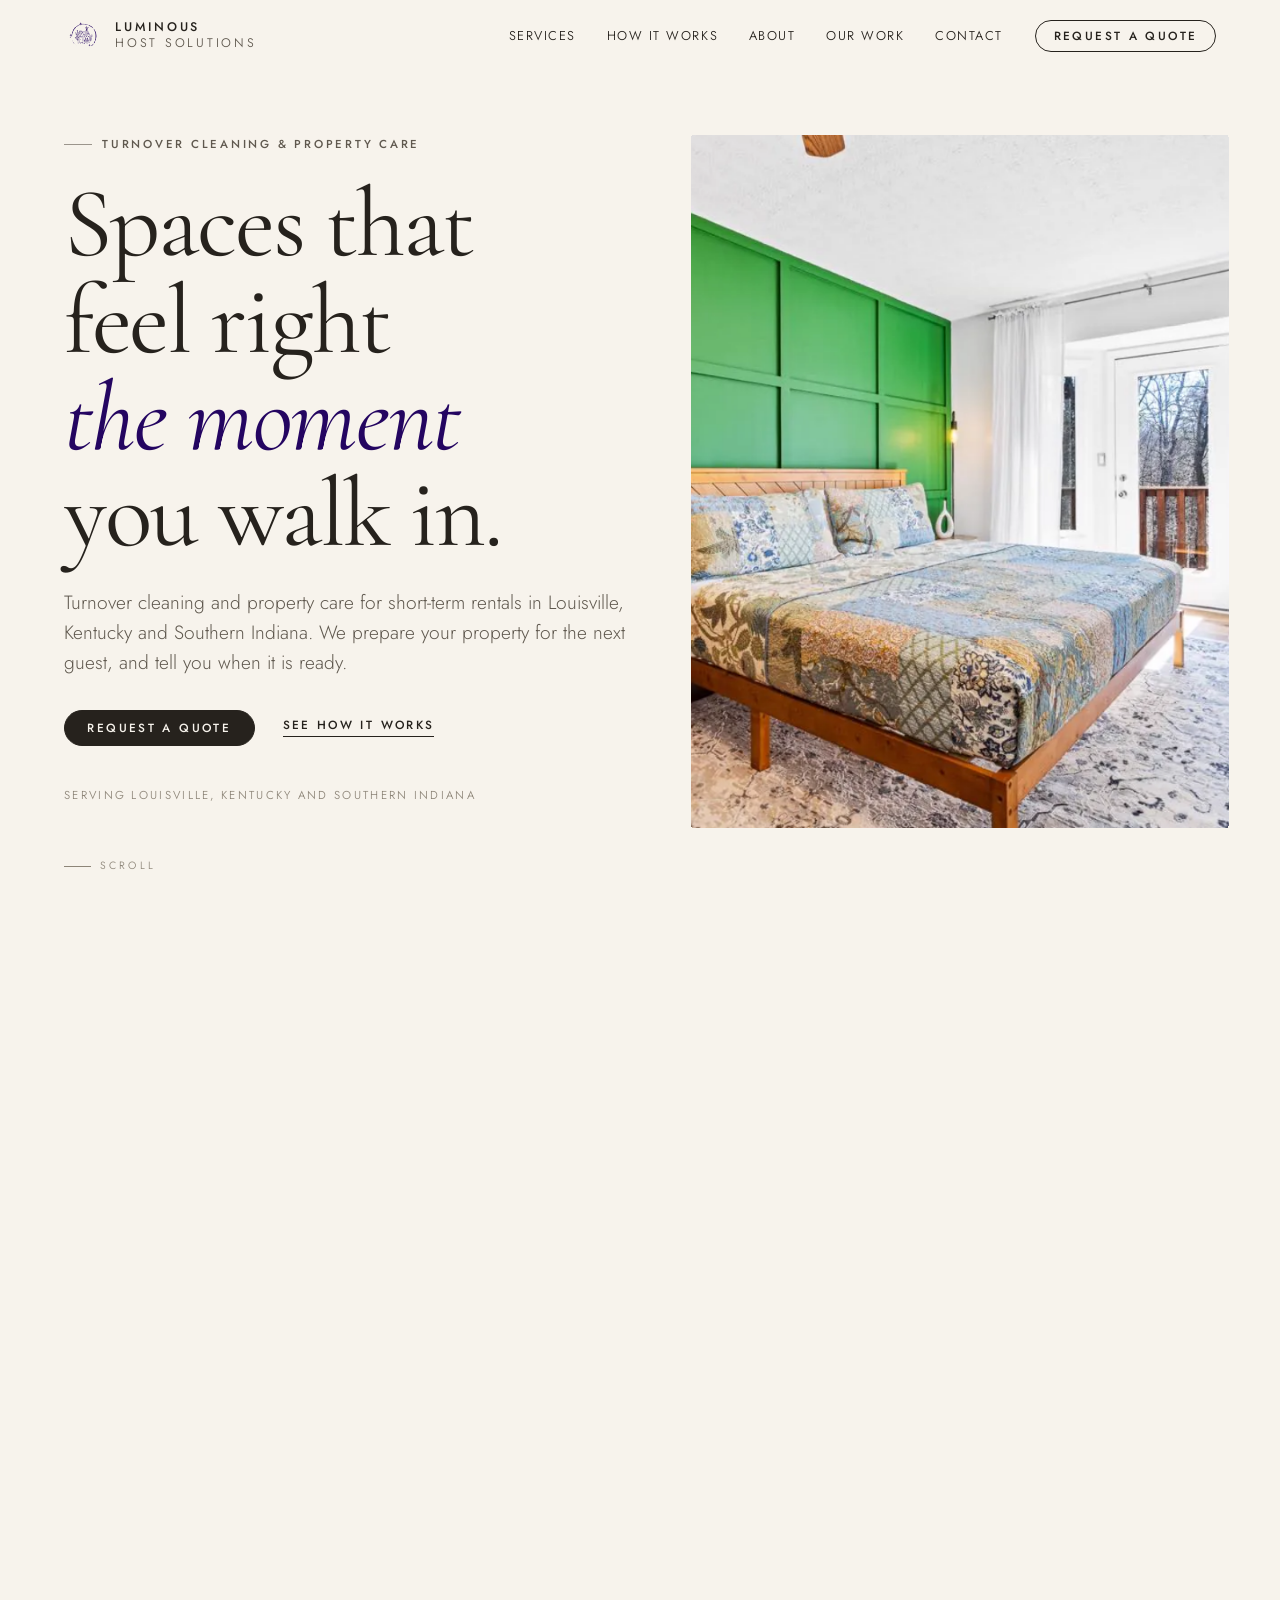
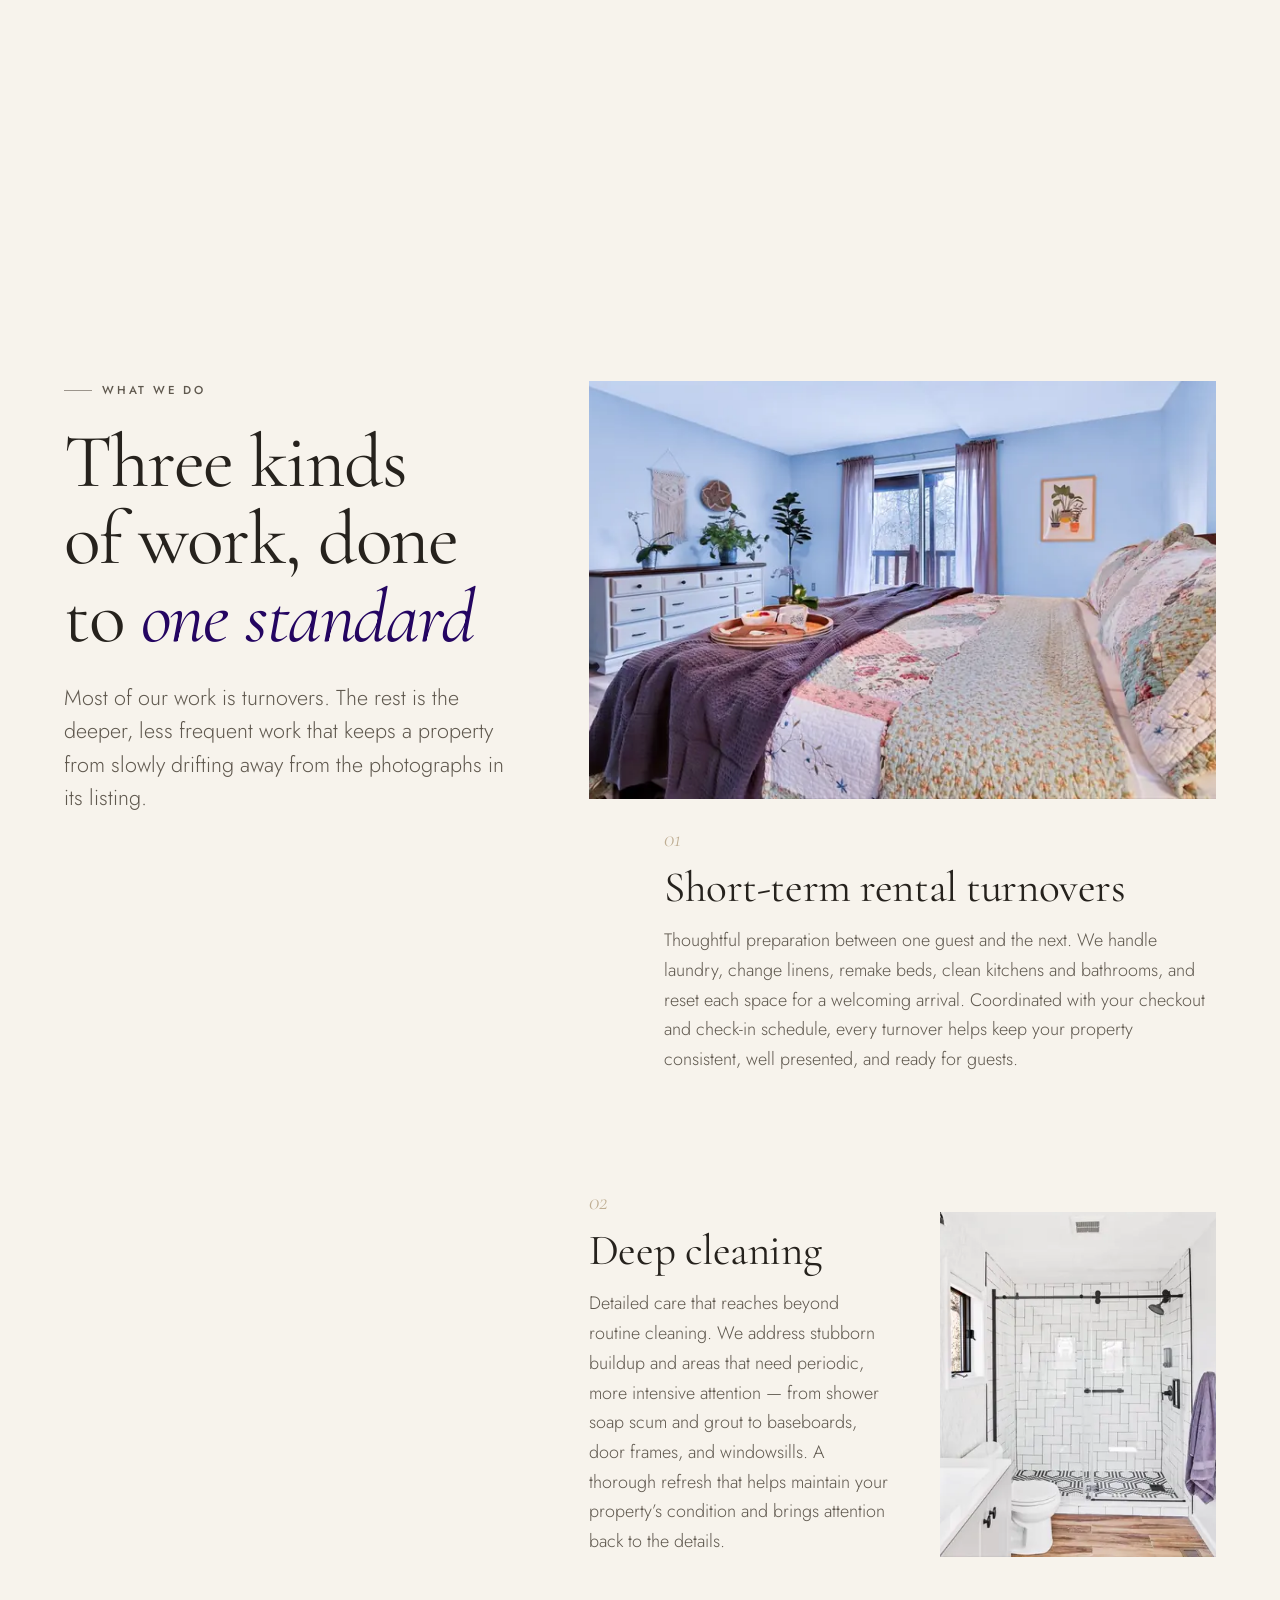
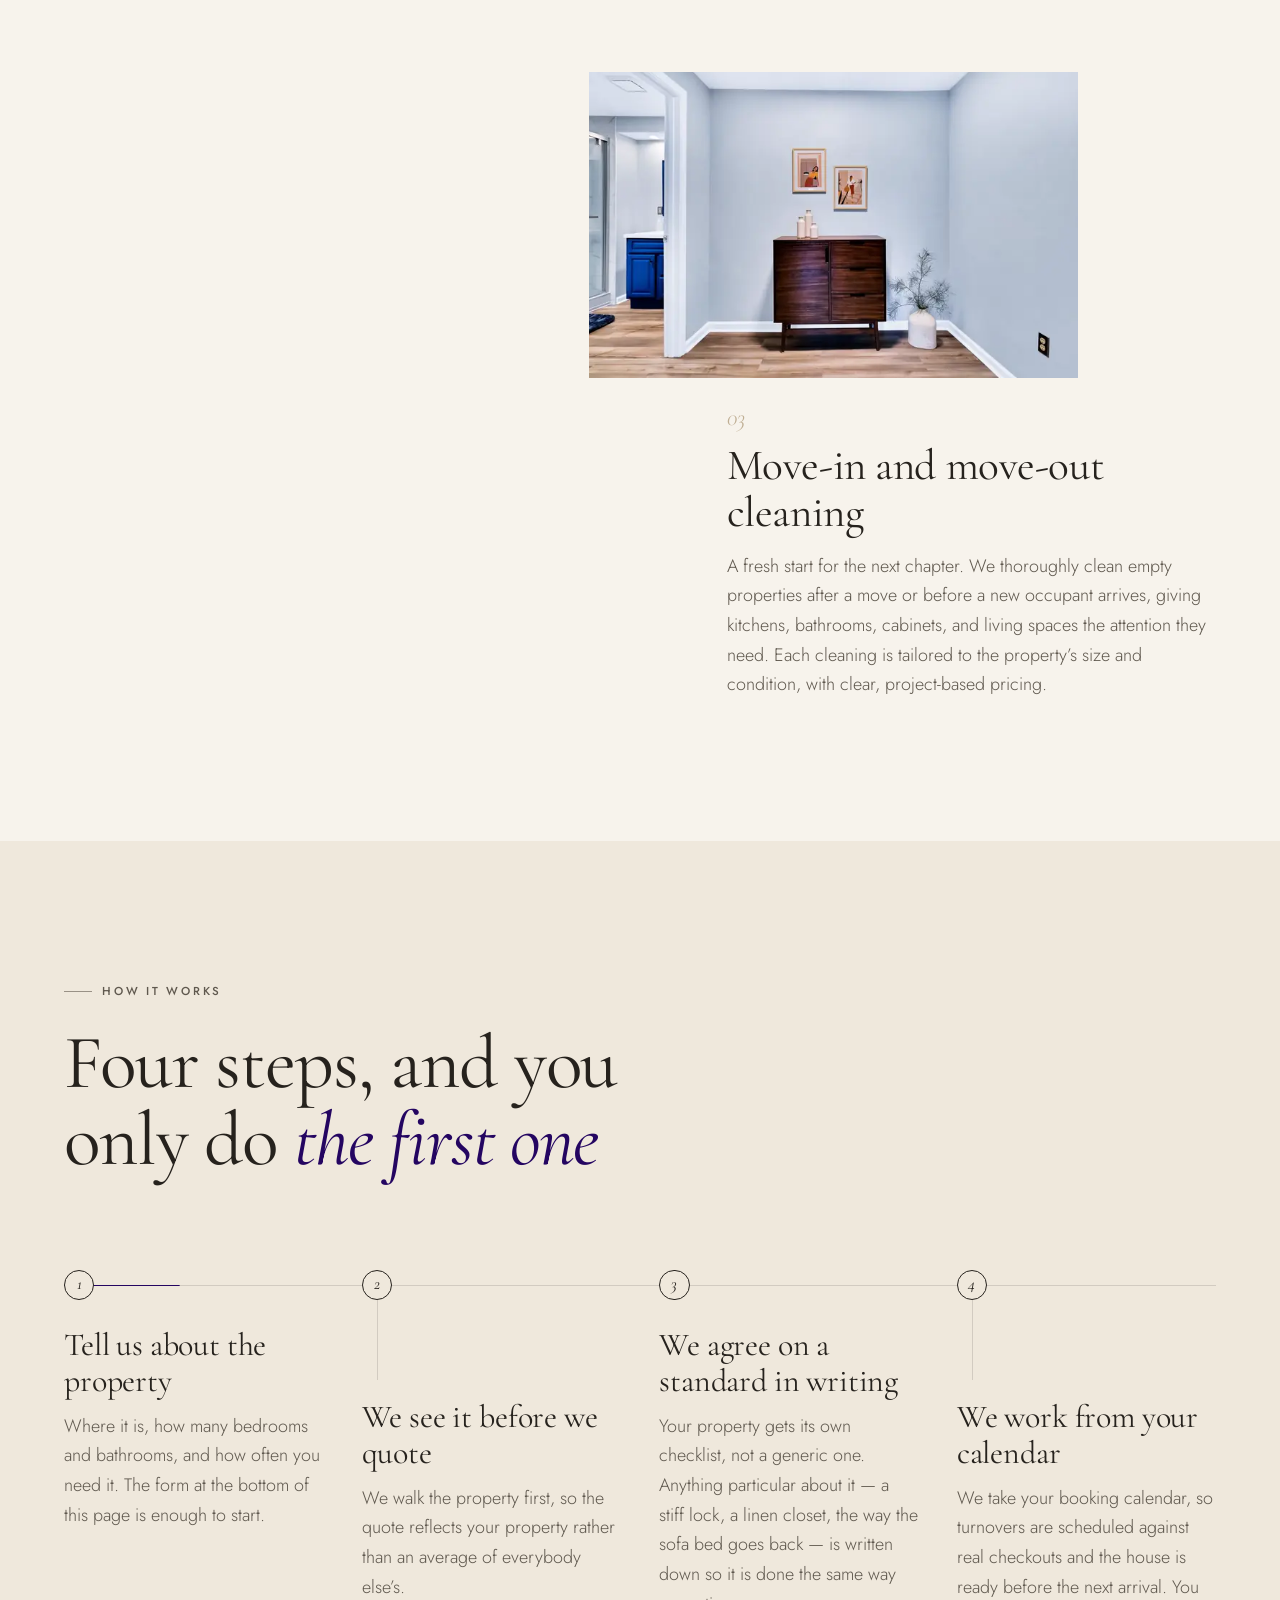
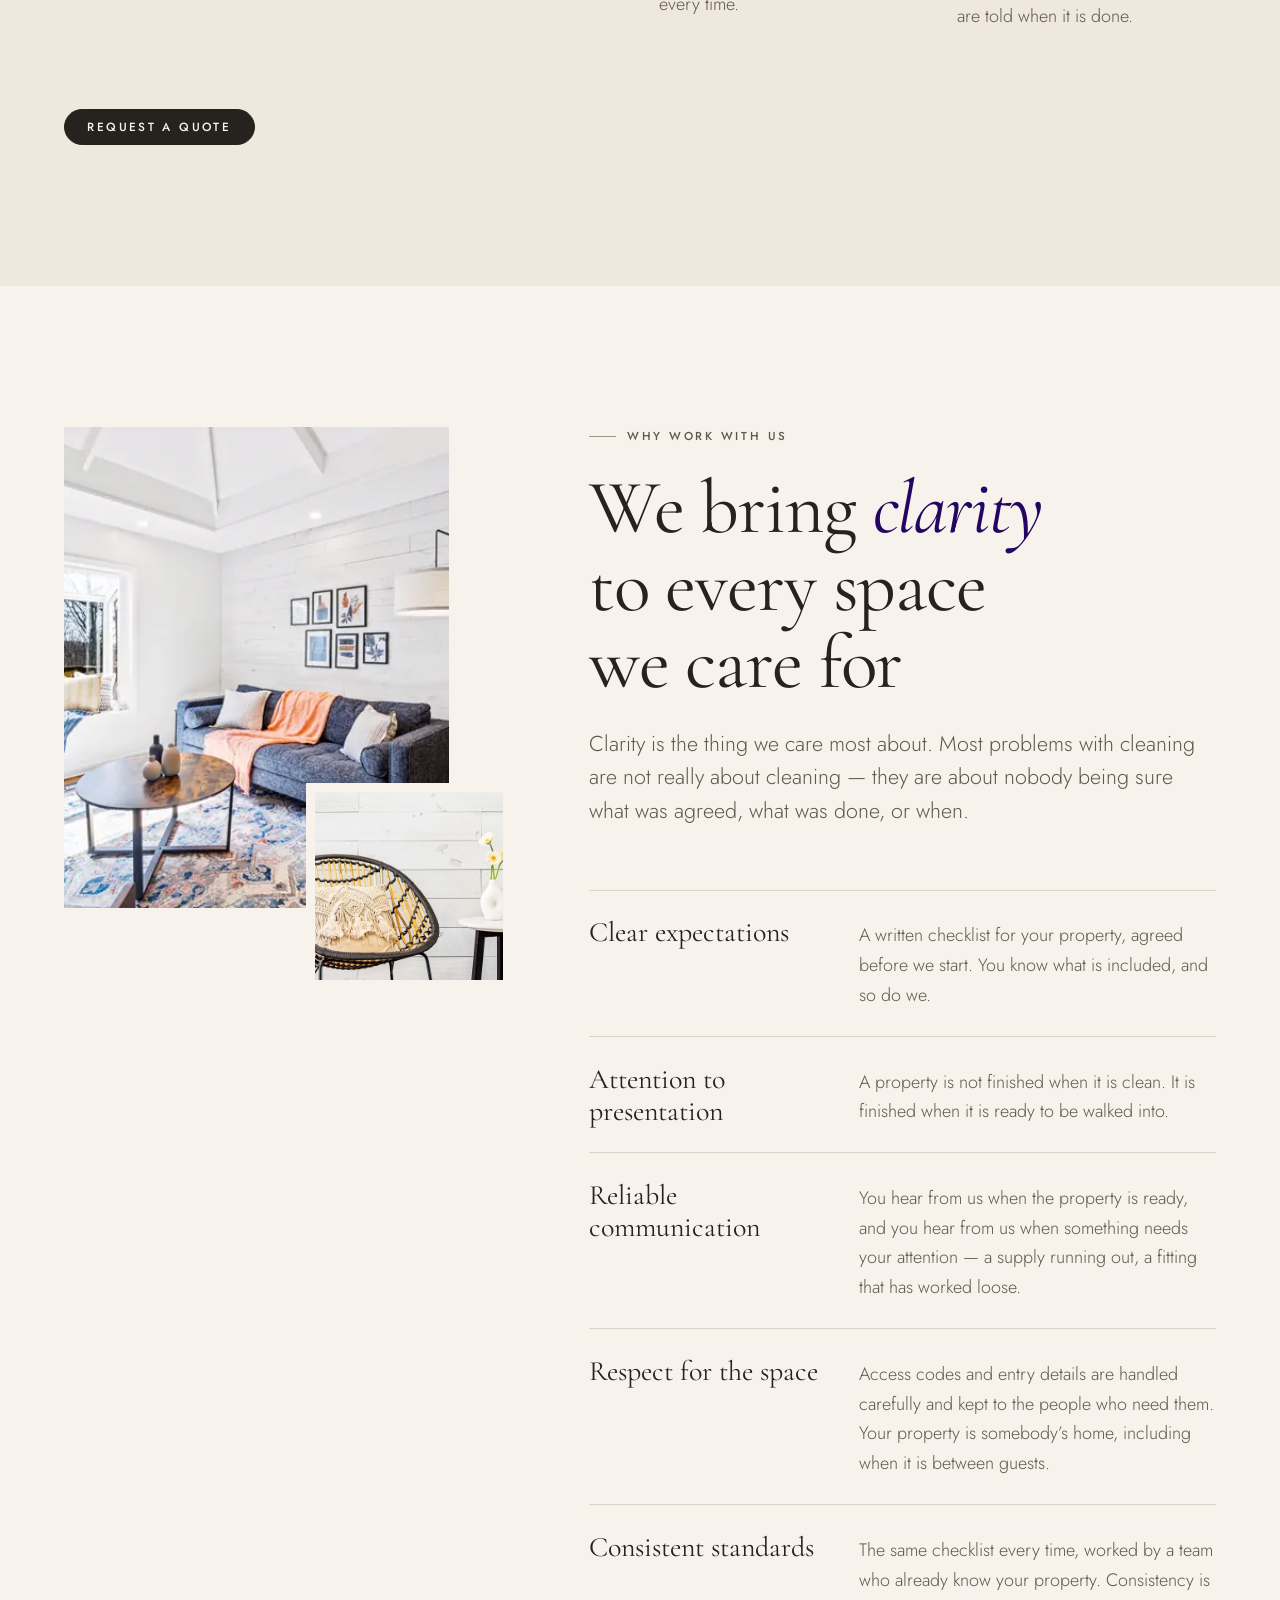
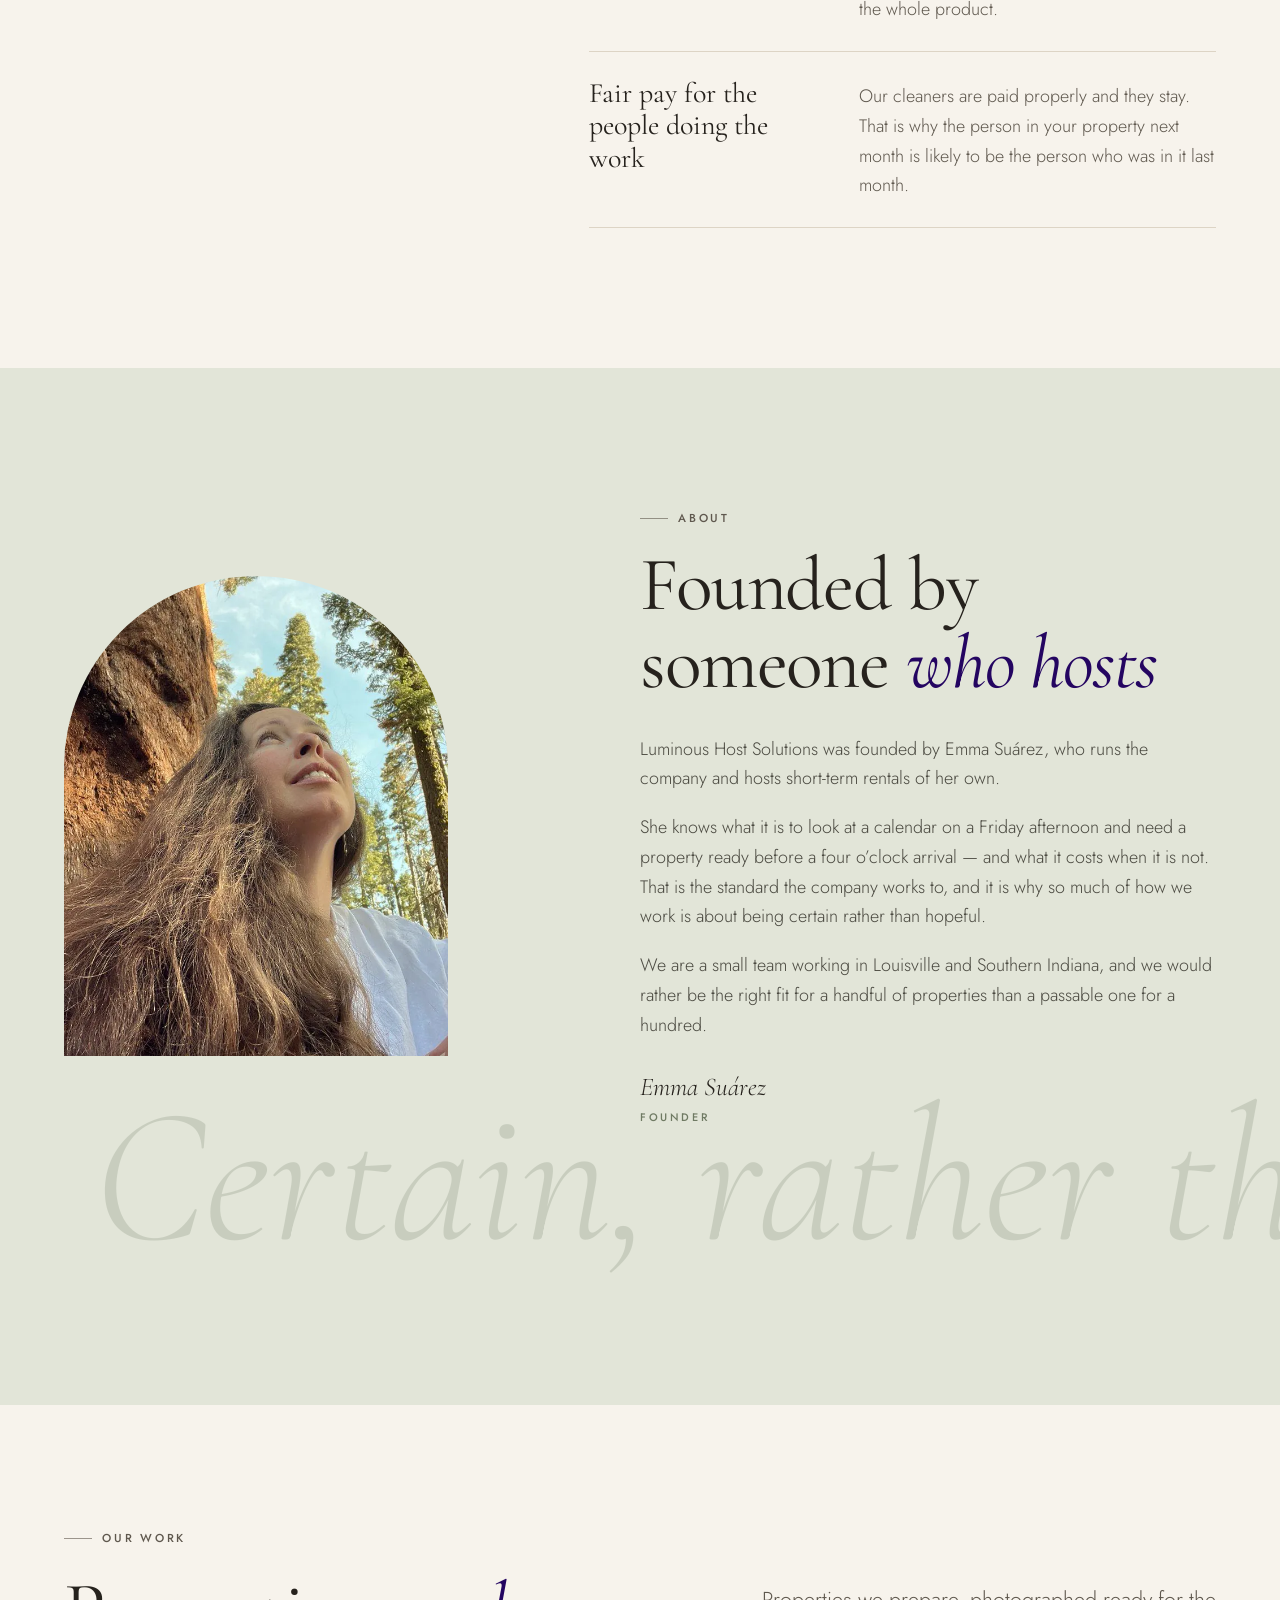
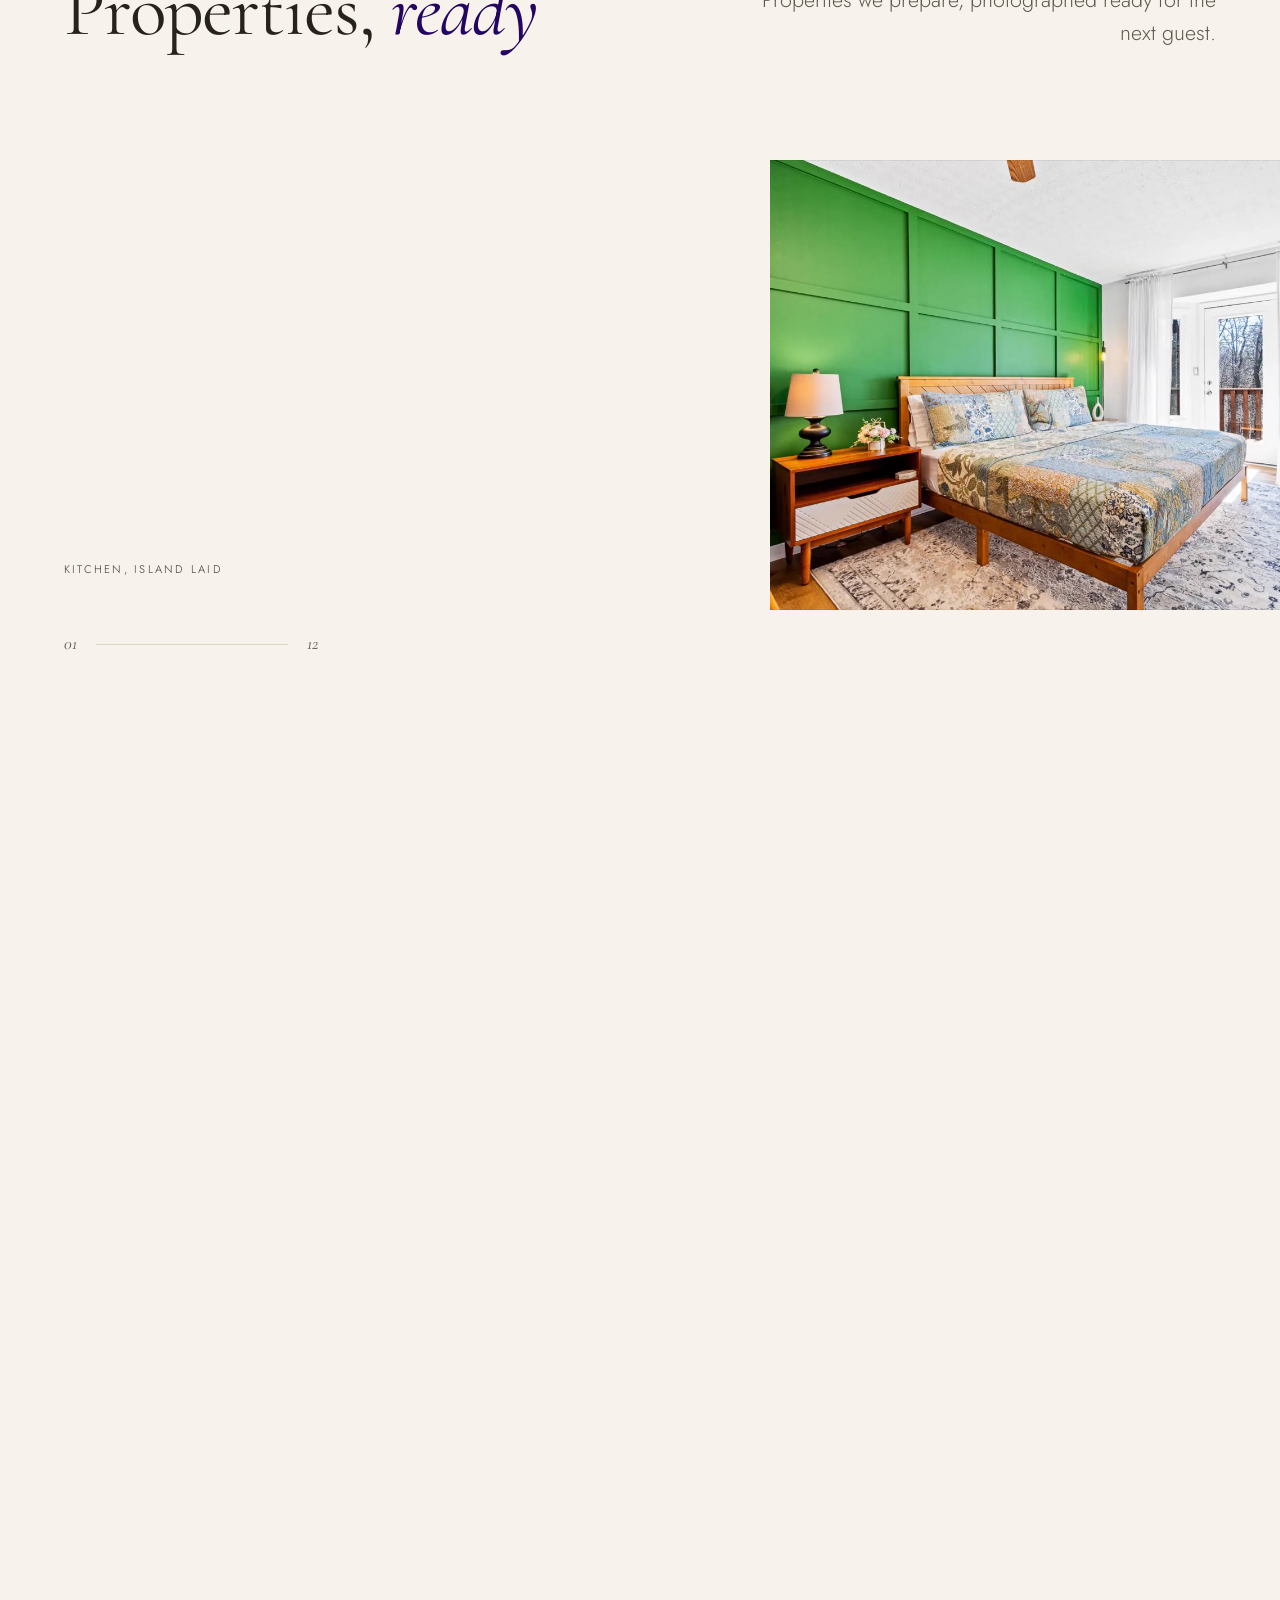
<file: index.html>
<!DOCTYPE html>
<html lang="en">
<head>
<meta charset="utf-8">
<meta name="viewport" content="width=device-width, initial-scale=1, viewport-fit=cover">
<title>Luminous Host Solutions | Short-Term Rental Turnover Cleaning in Louisville, KY</title>
<meta name="description" content="Turnover cleaning and property care for short-term rentals in Louisville, Kentucky and Southern Indiana. Luminous Host Solutions prepares your property for the next guest.">
<link rel="canonical" href="https://luminoushostsolutions.com/">
<link rel="icon" type="image/png" href="favicon.png" sizes="any">
<link rel="icon" type="image/png" href="icon-192.png" sizes="192x192">
<link rel="icon" type="image/png" href="icon-512.png" sizes="512x512">
<link rel="apple-touch-icon" href="apple-touch-icon.png">
<meta name="theme-color" content="#f7f3ec">
<meta property="og:type" content="website">
<meta property="og:site_name" content="Luminous Host Solutions">
<meta property="og:title" content="Luminous Host Solutions | Short-Term Rental Turnover Cleaning in Louisville, KY">
<meta property="og:description" content="Turnover cleaning and property care for short-term rentals in Louisville, Kentucky and Southern Indiana. Luminous Host Solutions prepares your property for the next guest.">
<meta property="og:url" content="https://luminoushostsolutions.com/">
<meta property="og:image" content="https://luminoushostsolutions.com/og-image.jpg">
<meta property="og:image:width" content="1200">
<meta property="og:image:height" content="630">
<meta property="og:image:alt" content="Luminous Host Solutions — Turnover cleaning and property care for short-term rentals in Louisville, Kentucky and Southern Indiana.">
<meta name="twitter:card" content="summary_large_image">
<meta name="twitter:image" content="https://luminoushostsolutions.com/og-image.jpg">
<link rel="preconnect" href="https://fonts.googleapis.com">
<link rel="preconnect" href="https://fonts.gstatic.com" crossorigin>
<link rel="stylesheet" href="https://fonts.googleapis.com/css2?family=Cormorant+Garamond:ital,wght@0,300..600;1,300..600&family=Jost:wght@300..600&display=swap">
<link rel="preload" as="image" href="assets/images/bedroom-green.webp" imagesrcset="assets/images/bedroom-green-720.webp 720w, assets/images/bedroom-green.webp 1200w" imagesizes="100vw" fetchpriority="high">
<link rel="stylesheet" href="assets/css/site.css">
<script>
  /* Turn on the scroll film only when motion is welcome. Without this class the
     page is a plain, fully readable document. */
  if (!window.matchMedia('(prefers-reduced-motion: reduce)').matches) document.documentElement.classList.add('motion');
</script>
<script type="application/ld+json">{"@context":"https://schema.org","@type":"HouseCleaningService","name":"Luminous Host Solutions LLC","url":"https://luminoushostsolutions.com","email":"hello@luminoushostsolutions.com","telephone":"(502) 930-1385","areaServed":[{"@type":"City","name":"Louisville","addressRegion":"KY","addressCountry":"US"},{"@type":"AdministrativeArea","name":"Southern Indiana","addressCountry":"US"}],"description":"Turnover cleaning and property care for short-term rentals in Louisville, Kentucky and Southern Indiana. Luminous Host Solutions prepares your property for the next guest."}</script>
</head>
<body class="home">
<a href="#main" class="skip-link">Skip to content</a>

<header class="site-header" data-header>
  <div class="header-inner">
    <a href="./" class="brand" aria-label="Luminous Host Solutions home">
      <img src="assets/images/logo-purple.svg" alt="" width="40" height="40">
      <span class="brand-name">Luminous <span>Host Solutions</span></span>
    </a>
    <nav class="nav-desktop" aria-label="Main">
      <a href="#services">Services</a>
      <a href="#how-it-works">How It Works</a>
      <a href="#about">About</a>
      <a href="#our-work">Our Work</a>
      <a href="#quote">Contact</a>
    </nav>
    <a href="#quote" class="pill pill--header">Request a Quote</a>
    <details class="nav-mobile">
      <summary aria-label="Menu"><span class="bars" aria-hidden="true"><span></span><span></span></span></summary>
      <nav class="nav-mobile-panel" aria-label="Main">
        <a href="#services">Services</a>
        <a href="#how-it-works">How It Works</a>
        <a href="#about">About</a>
        <a href="#our-work">Our Work</a>
        <a href="#faq">Questions</a>
        <a href="#quote">Contact</a>
        <a href="#quote" class="pill pill--solid">Request a Quote</a>
      </nav>
    </details>
  </div>
</header>

<main id="main">

<!-- ============ OPENING FILM: hero + a walk through a prepared property ============ -->
<section class="film" data-film aria-label="A property, prepared">
  <div class="film__stage" data-film-stage>

    <div class="hero">
      <p class="eyebrow hero__eyebrow">Turnover cleaning &amp; property care</p>
      <h1 class="hero__title">Spaces that feel right <em>the moment</em> you walk in.</h1>
      <p class="hero__body">Turnover cleaning and property care for short-term rentals in Louisville, Kentucky and Southern Indiana. We prepare your property for the next guest, and tell you when it is ready.</p>
      <div class="hero__actions">
        <a href="#quote" class="pill pill--solid">Request a Quote</a>
        <a href="#how-it-works" class="textlink">See how it works</a>
      </div>
      <p class="hero__area">Serving Louisville, Kentucky and Southern Indiana</p>
    </div>

    <div class="film__frame" data-film-frame>
      <figure class="scene" data-scene>
        <div class="scene__img"><img src="assets/images/bedroom-green.webp" srcset="assets/images/bedroom-green-720.webp 720w, assets/images/bedroom-green.webp 1200w" sizes="100vw" width="1200" height="800" alt="A bedroom with a green paneled wall, bed made and curtains drawn back" fetchpriority="high" decoding="async"></div>
        <figcaption class="scene__cap">
          <span class="scene__no">01 — The bedroom</span>
          <span class="scene__line">Linens changed. <em>Beds remade.</em></span>
          <span class="scene__note">Every turnover includes laundry, fresh linens and beds remade.</span>
        </figcaption>
      </figure>
      <figure class="scene" data-scene>
        <div class="scene__img"><img src="assets/images/bathroom.webp" srcset="assets/images/bathroom-720.webp 720w, assets/images/bathroom.webp 1200w" sizes="100vw" width="1200" height="800" alt="A bathroom with twin vanities, prepared for arrival" loading="lazy" decoding="async"></div>
        <figcaption class="scene__cap">
          <span class="scene__no">02 — The bathroom</span>
          <span class="scene__line">Cleaned, wiped down, <em>towels set out.</em></span>
          <span class="scene__note">Prepared the same way every time, from the checklist written for your property.</span>
        </figcaption>
      </figure>
      <figure class="scene" data-scene>
        <div class="scene__img"><img src="assets/images/kitchen-island.webp" srcset="assets/images/kitchen-island-720.webp 720w, assets/images/kitchen-island.webp 1600w" sizes="100vw" width="1600" height="1066" alt="A kitchen with the island laid and morning light across the floor" loading="lazy" decoding="async"></div>
        <figcaption class="scene__cap">
          <span class="scene__no">03 — The kitchen</span>
          <span class="scene__line">Counters clear. <em>The space reset.</em></span>
          <span class="scene__note">Kitchens cleaned and put back in order between one guest and the next.</span>
        </figcaption>
      </figure>
      <figure class="scene" data-scene>
        <div class="scene__img"><img src="assets/images/coffee-station.webp" srcset="assets/images/coffee-station-720.webp 720w, assets/images/coffee-station.webp 1100w" sizes="100vw" width="1100" height="733" alt="A coffee station set out on the counter" loading="lazy" decoding="async"></div>
        <figcaption class="scene__cap">
          <span class="scene__no">04 — The details</span>
          <span class="scene__line">Not finished when it is clean. <em>Finished when it is ready to be walked into.</em></span>
        </figcaption>
      </figure>
      <div class="film__scrim" aria-hidden="true"></div>
    </div>

    <ol class="film__rail" aria-hidden="true" data-film-rail>
      <li>Bedroom</li><li>Bathroom</li><li>Kitchen</li><li>Details</li>
    </ol>
    <p class="film__hint" aria-hidden="true" data-film-hint>Scroll</p>
  </div>
</section>

<!-- ============ SERVICES ============ -->
<section class="section services" id="services">
  <div class="wrap services__grid">
    <header class="services__head">
      <p class="eyebrow" data-reveal>What we do</p>
      <h2 class="display" data-reveal>Three kinds of work, done to <em>one standard</em></h2>
      <p class="lede" data-reveal>Most of our work is turnovers. The rest is the deeper, less frequent work that keeps a property from slowly drifting away from the photographs in its listing.</p>
    </header>

    <ol class="services__list">
      <li class="service service--a">
        <figure class="service__fig" data-img>
          <img src="assets/images/bedroom.webp" srcset="assets/images/bedroom-720.webp 720w, assets/images/bedroom.webp 1200w" sizes="(min-width: 900px) 52vw, 92vw" width="1200" height="800" alt="A bedroom made up with a tray laid on the bed" loading="lazy" decoding="async">
        </figure>
        <div class="service__text">
          <span class="service__no" aria-hidden="true">01</span>
          <h3 data-reveal>Short-term rental turnovers</h3>
          <p data-reveal>Thoughtful preparation between one guest and the next. We handle laundry, change linens, remake beds, clean kitchens and bathrooms, and reset each space for a welcoming arrival. Coordinated with your checkout and check-in schedule, every turnover helps keep your property consistent, well presented, and ready for guests.</p>
        </div>
      </li>
      <li class="service service--b">
        <figure class="service__fig" data-img>
          <img src="assets/images/shower-room.webp" srcset="assets/images/shower-room-720.webp 720w, assets/images/shower-room.webp 1200w" sizes="(min-width: 900px) 38vw, 92vw" width="1200" height="800" alt="A shower room, tiled and wiped down, towel set out" loading="lazy" decoding="async">
        </figure>
        <div class="service__text">
          <span class="service__no" aria-hidden="true">02</span>
          <h3 data-reveal>Deep cleaning</h3>
          <p data-reveal>Detailed care that reaches beyond routine cleaning. We address stubborn buildup and areas that need periodic, more intensive attention — from shower soap scum and grout to baseboards, door frames, and windowsills. A thorough refresh that helps maintain your property’s condition and brings attention back to the details.</p>
        </div>
      </li>
      <li class="service service--c">
        <figure class="service__fig" data-img>
          <img src="assets/images/hallway.webp" srcset="assets/images/hallway-720.webp 720w, assets/images/hallway.webp 1200w" sizes="(min-width: 900px) 46vw, 92vw" width="1200" height="800" alt="A landing, clear and ready, leading to the bathroom" loading="lazy" decoding="async">
        </figure>
        <div class="service__text">
          <span class="service__no" aria-hidden="true">03</span>
          <h3 data-reveal>Move-in and move-out cleaning</h3>
          <p data-reveal>A fresh start for the next chapter. We thoroughly clean empty properties after a move or before a new occupant arrives, giving kitchens, bathrooms, cabinets, and living spaces the attention they need. Each cleaning is tailored to the property’s size and condition, with clear, project-based pricing.</p>
        </div>
      </li>
    </ol>
  </div>
</section>

<!-- ============ HOW IT WORKS ============ -->
<section class="section how" id="how-it-works">
  <div class="wrap">
    <header class="how__head">
      <p class="eyebrow" data-reveal>How it works</p>
      <h2 class="display" data-reveal>Four steps, and you only do <em>the first one</em></h2>
    </header>
    <div class="how__track">
      <span class="how__line" aria-hidden="true"><span data-how-line></span></span>
      <ol class="how__steps">
        <li class="step" data-step>
          <span class="step__no" aria-hidden="true">1</span>
          <h3>Tell us about the property</h3>
          <p>Where it is, how many bedrooms and bathrooms, and how often you need it. The form at the bottom of this page is enough to start.</p>
        </li>
        <li class="step" data-step>
          <span class="step__no" aria-hidden="true">2</span>
          <h3>We see it before we quote</h3>
          <p>We walk the property first, so the quote reflects your property rather than an average of everybody else’s.</p>
        </li>
        <li class="step" data-step>
          <span class="step__no" aria-hidden="true">3</span>
          <h3>We agree on a standard in writing</h3>
          <p>Your property gets its own checklist, not a generic one. Anything particular about it — a stiff lock, a linen closet, the way the sofa bed goes back — is written down so it is done the same way every time.</p>
        </li>
        <li class="step" data-step>
          <span class="step__no" aria-hidden="true">4</span>
          <h3>We work from your calendar</h3>
          <p>We take your booking calendar, so turnovers are scheduled against real checkouts and the house is ready before the next arrival. You are told when it is done.</p>
        </li>
      </ol>
    </div>
    <a href="#quote" class="pill pill--solid how__cta" data-reveal>Request a Quote</a>
  </div>
</section>

<!-- ============ WHY ============ -->
<section class="section why" id="why">
  <div class="wrap why__grid">
    <div class="why__media">
      <figure class="why__fig" data-img data-parallax>
        <img src="assets/images/living-room.webp" srcset="assets/images/living-room-720.webp 720w, assets/images/living-room.webp 1200w" sizes="(min-width: 900px) 40vw, 92vw" width="1200" height="800" alt="A living room with the window seat made up" loading="lazy" decoding="async">
      </figure>
      <figure class="why__fig why__fig--small" data-img>
        <img src="assets/images/reading-corner.webp" srcset="assets/images/reading-corner-720.webp 720w, assets/images/reading-corner.webp 1100w" sizes="(min-width: 900px) 20vw, 50vw" width="1100" height="733" alt="A reading corner with fresh flowers" loading="lazy" decoding="async">
      </figure>
    </div>
    <div class="why__copy">
      <p class="eyebrow" data-reveal>Why work with us</p>
      <h2 class="display" data-reveal>We bring <em>clarity</em> to every space we care for</h2>
      <p class="lede" data-reveal>Clarity is the thing we care most about. Most problems with cleaning are not really about cleaning — they are about nobody being sure what was agreed, what was done, or when.</p>
      <dl class="why__list">
        <div data-reveal><dt>Clear expectations</dt><dd>A written checklist for your property, agreed before we start. You know what is included, and so do we.</dd></div>
        <div data-reveal><dt>Attention to presentation</dt><dd>A property is not finished when it is clean. It is finished when it is ready to be walked into.</dd></div>
        <div data-reveal><dt>Reliable communication</dt><dd>You hear from us when the property is ready, and you hear from us when something needs your attention — a supply running out, a fitting that has worked loose.</dd></div>
        <div data-reveal><dt>Respect for the space</dt><dd>Access codes and entry details are handled carefully and kept to the people who need them. Your property is somebody’s home, including when it is between guests.</dd></div>
        <div data-reveal><dt>Consistent standards</dt><dd>The same checklist every time, worked by a team who already know your property. Consistency is the whole product.</dd></div>
        <div data-reveal><dt>Fair pay for the people doing the work</dt><dd>Our cleaners are paid properly and they stay. That is why the person in your property next month is likely to be the person who was in it last month.</dd></div>
      </dl>
    </div>
  </div>
</section>

<!-- ============ ABOUT ============ -->
<section class="section about" id="about">
  <div class="wrap about__grid">
    <figure class="about__portrait" data-img>
      <img src="assets/images/emma.webp" srcset="assets/images/emma-720.webp 720w, assets/images/emma.webp 825w" sizes="(min-width: 900px) 30vw, 70vw" width="825" height="1100" alt="Emma Suárez, founder of Luminous Host Solutions" loading="lazy" decoding="async">
    </figure>
    <div class="about__copy">
      <p class="eyebrow" data-reveal>About</p>
      <h2 class="display" data-reveal>Founded by someone <em>who hosts</em></h2>
      <p data-reveal>Luminous Host Solutions was founded by Emma Suárez, who runs the company and hosts short-term rentals of her own.</p>
      <p data-reveal>She knows what it is to look at a calendar on a Friday afternoon and need a property ready before a four o’clock arrival — and what it costs when it is not. That is the standard the company works to, and it is why so much of how we work is about being certain rather than hopeful.</p>
      <p data-reveal>We are a small team working in Louisville and Southern Indiana, and we would rather be the right fit for a handful of properties than a passable one for a hundred.</p>
      <p class="about__sign" data-reveal>Emma Suárez <span>Founder</span></p>
    </div>
    <p class="about__pull" aria-hidden="true" data-pull>Certain, rather than hopeful.</p>
  </div>
</section>

<!-- ============ OUR WORK ============ -->
<section class="work" id="our-work" data-work>
  <div class="work__pin" data-work-pin>
    <header class="work__head wrap">
      <div>
        <p class="eyebrow">Our work</p>
        <h2 class="display">Properties, <em>ready</em></h2>
      </div>
      <p class="lede">Properties we prepare, photographed ready for the next guest.</p>
    </header>
    <div class="work__viewport" data-work-viewport tabindex="0" aria-label="Gallery of prepared properties, scrolls horizontally">
      <ul class="work__track" data-work-track>
        <li class="shot shot--tall"><figure><img src="assets/images/kitchen-island.webp" srcset="assets/images/kitchen-island-720.webp 720w, assets/images/kitchen-island.webp 1600w" sizes="(min-width: 900px) 46vw, 80vw" width="1600" height="1066" alt="A kitchen with the island laid and morning light across the floor" loading="lazy" decoding="async"><figcaption>Kitchen, island laid</figcaption></figure></li>
        <li class="shot shot--low"><figure><img src="assets/images/bedroom-green.webp" srcset="assets/images/bedroom-green-720.webp 720w, assets/images/bedroom-green.webp 1200w" sizes="(min-width: 900px) 34vw, 80vw" width="1200" height="800" alt="A bedroom with a green paneled wall, bed made and curtains drawn back" loading="lazy" decoding="async"><figcaption>Bedroom, curtains drawn back</figcaption></figure></li>
        <li class="shot shot--port"><figure><img src="assets/images/bathroom.webp" srcset="assets/images/bathroom-720.webp 720w, assets/images/bathroom.webp 1200w" sizes="(min-width: 900px) 26vw, 70vw" width="1200" height="800" alt="A bathroom with twin vanities, prepared for arrival" loading="lazy" decoding="async"><figcaption>Twin vanities</figcaption></figure></li>
        <li class="shot shot--high"><figure><img src="assets/images/bedroom.webp" srcset="assets/images/bedroom-720.webp 720w, assets/images/bedroom.webp 1200w" sizes="(min-width: 900px) 38vw, 80vw" width="1200" height="800" alt="A bedroom made up with a tray laid on the bed" loading="lazy" decoding="async"><figcaption>Tray laid on the bed</figcaption></figure></li>
        <li class="shot shot--low shot--sm"><figure><img src="assets/images/coffee-station.webp" srcset="assets/images/coffee-station-720.webp 720w, assets/images/coffee-station.webp 1100w" sizes="(min-width: 900px) 26vw, 70vw" width="1100" height="733" alt="A coffee station set out on the counter" loading="lazy" decoding="async"><figcaption>Coffee station</figcaption></figure></li>
        <li class="shot shot--tall"><figure><img src="assets/images/bedroom-twin.webp" srcset="assets/images/bedroom-twin-720.webp 720w, assets/images/bedroom-twin.webp 1200w" sizes="(min-width: 900px) 42vw, 80vw" width="1200" height="800" alt="A bedroom with two beds made up, for a family stay" loading="lazy" decoding="async"><figcaption>Two beds, for a family stay</figcaption></figure></li>
        <li class="shot shot--port shot--high"><figure><img src="assets/images/hallway.webp" srcset="assets/images/hallway-720.webp 720w, assets/images/hallway.webp 1200w" sizes="(min-width: 900px) 26vw, 70vw" width="1200" height="800" alt="A landing, clear and ready, leading to the bathroom" loading="lazy" decoding="async"><figcaption>The landing</figcaption></figure></li>
        <li class="shot shot--low"><figure><img src="assets/images/living-room.webp" srcset="assets/images/living-room-720.webp 720w, assets/images/living-room.webp 1200w" sizes="(min-width: 900px) 40vw, 80vw" width="1200" height="800" alt="A living room with the window seat made up" loading="lazy" decoding="async"><figcaption>Living room, window seat made up</figcaption></figure></li>
        <li class="shot shot--high shot--sm"><figure><img src="assets/images/bedroom-white.webp" srcset="assets/images/bedroom-white-720.webp 720w, assets/images/bedroom-white.webp 1200w" sizes="(min-width: 900px) 30vw, 70vw" width="1200" height="800" alt="A quiet bedroom, bed made and surfaces clear" loading="lazy" decoding="async"><figcaption>A quiet bedroom</figcaption></figure></li>
        <li class="shot shot--port"><figure><img src="assets/images/shower-room.webp" srcset="assets/images/shower-room-720.webp 720w, assets/images/shower-room.webp 1200w" sizes="(min-width: 900px) 26vw, 70vw" width="1200" height="800" alt="A shower room, tiled and wiped down, towel set out" loading="lazy" decoding="async"><figcaption>Shower room</figcaption></figure></li>
        <li class="shot shot--low shot--sm"><figure><img src="assets/images/reading-corner.webp" srcset="assets/images/reading-corner-720.webp 720w, assets/images/reading-corner.webp 1100w" sizes="(min-width: 900px) 28vw, 70vw" width="1100" height="733" alt="A reading corner with fresh flowers" loading="lazy" decoding="async"><figcaption>Reading corner, fresh flowers</figcaption></figure></li>
        <li class="shot shot--tall"><figure><img src="assets/images/basement-bar.webp" srcset="assets/images/basement-bar-720.webp 720w, assets/images/basement-bar.webp 1200w" sizes="(min-width: 900px) 42vw, 80vw" width="1200" height="800" alt="A lower-level bar, cleared and wiped down" loading="lazy" decoding="async"><figcaption>Lower-level bar</figcaption></figure></li>
      </ul>
    </div>
    <div class="work__meter wrap" aria-hidden="true"><span data-work-count>01</span><i><b data-work-bar></b></i><span>12</span></div>
  </div>
</section>

<!-- ============ REVIEWS ============ -->
<section class="section reviews" id="reviews">
  <div class="wrap">
    <header class="reviews__head">
      <p class="eyebrow" data-reveal>Client reviews</p>
      <h2 class="display display--sm" data-reveal>What owners say</h2>
    </header>
    <figure class="review review--a" data-reveal>
      <blockquote>Emma has been doing the turnover of my property for 5 years now. She is spotless, detail oriented and very punctual. We have amazing 5-star reviews thanks to her services. She is great, and highly recommend!</blockquote>
      <figcaption>Vacation rental host<span>Louisville, Kentucky · via Turno, April 2024</span></figcaption>
    </figure>
    <figure class="review review--b" data-reveal>
      <blockquote>Our first cleaning with Emma was great! She is professional, asks questions about preferences, and notices when things need to be addressed. We are looking forward to working with her!</blockquote>
      <figcaption>Vacation rental host<span>Louisville, Kentucky · via Turno, June 2024</span></figcaption>
    </figure>
  </div>
</section>

<!-- ============ AREA ============ -->
<section class="area" id="area">
  <div class="wrap area__inner">
    <p class="eyebrow" data-reveal>Where we work</p>
    <h2 class="area__title" data-area-title><span>Louisville, Kentucky</span> <span class="area__amp">and</span> <span>Southern Indiana</span></h2>
    <p class="lede" data-reveal>If your property is in or around Louisville or just across the river in Southern Indiana, ask us. If it sits outside that, ask anyway — we would rather tell you honestly than have you guess.</p>
  </div>
</section>

<!-- ============ FAQ ============ -->
<section class="section faq" id="faq">
  <div class="wrap faq__grid">
    <header class="faq__head">
      <p class="eyebrow" data-reveal>Questions</p>
      <h2 class="display" data-reveal>Before <em>you ask</em></h2>
      <p class="faq__aside" data-reveal>Something not covered here? <a href="mailto:hello@luminoushostsolutions.com">Email us</a> and you will get a straight answer.</p>
    </header>
    <div class="faq__list">
      <details class="faq__item"><summary><span>What areas do you cover?</span><i aria-hidden="true"></i></summary><p>Louisville, Kentucky and Southern Indiana. If you are near the edge of that, ask — we will give you a straight answer.</p></details>
      <details class="faq__item"><summary><span>Do you only work with short-term rentals?</span><i aria-hidden="true"></i></summary><p>Turnovers are most of what we do, but not all of it. We also take deep cleans and move-in or move-out work, including for properties that are not rentals.</p></details>
      <details class="faq__item"><summary><span>What is included in my cleaning?</span><i aria-hidden="true"></i></summary><p>The scope depends on the service you book and your property’s needs. After inspecting the property, we outline what is included in your quote and service agreement, so you know what to expect before cleaning begins.</p></details>
      <details class="faq__item"><summary><span>How do I get a quote?</span><i aria-hidden="true"></i></summary><p>Use the form at the bottom of this page. We will come back to you to arrange seeing the property, and quote once we have.</p></details>
      <details class="faq__item"><summary><span>Why do you need to see the property first?</span><i aria-hidden="true"></i></summary><p>Because properties differ more than their bedroom counts suggest. A quote given without seeing a property is a guess, and guesses get corrected later, which is unpleasant for everybody.</p></details>
      <details class="faq__item"><summary><span>How do I schedule a cleaning?</span><i aria-hidden="true"></i></summary><p>For short-term rental turnovers, we connect your booking calendar to our cleaning app to coordinate cleanings around guest checkouts and check-ins. Once connected, calendar updates help us keep your turnover schedule aligned with your reservations. For deep cleaning and move-in or move-out cleaning, contact us with your property details and preferred date. We’ll confirm the scope, provide a quote, and schedule your service.</p></details>
      <details class="faq__item"><summary><span>Will it be the same people each time?</span><i aria-hidden="true"></i></summary><p>Wherever we can, yes. A cleaner who already knows a property does better work in it, so we keep properties with the same people.</p></details>
      <details class="faq__item"><summary><span>Are you insured?</span><i aria-hidden="true"></i></summary><p>Yes. Luminous Host Solutions and all members of our cleaning team carry general liability insurance. Certificates of insurance are available upon request.</p></details>
      <details class="faq__item"><summary><span>Do you bring cleaning supplies and linens?</span><i aria-hidden="true"></i></summary><p>Cleaning products are ours — we bring them with us, so there is nothing for you to keep stocked. Laundry products and linens stay at the property and are yours. We tell you through the app when something is running low, so you are not finding out from a guest.</p></details>
      <details class="faq__item"><summary><span>How much notice do you need?</span><i aria-hidden="true"></i></summary><p>There is no fixed notice period. Send us a quote request and we will tell you honestly what we can take on and when.</p></details>
      <details class="faq__item"><summary><span>What if I need to cancel or reschedule a cleaning?</span><i aria-hidden="true"></i></summary><p>For deep cleaning and move-in or move-out cleaning, cancellations require at least 24 hours’ notice to avoid a charge. Cancellations with less than 24 hours’ notice are charged in full because that time has been reserved for your property. For short-term rental turnovers, scheduling follows your booking calendar. If a guest cancels or changes their reservation, we adjust the cleaning accordingly at no charge. As long as the change appears on your shared calendar, there is no need to contact us separately.</p></details>
    </div>
  </div>
</section>

<!-- ============ QUOTE ============ -->
<section class="quote" id="quote">
  <div class="wrap quote__grid">
    <div class="quote__intro">
      <p class="eyebrow" data-reveal>Get started</p>
      <h2 class="display" data-reveal>Request <em>a quote</em></h2>
      <p class="lede" data-reveal>Tell us about the property and we will come back to you. Nothing here commits you to anything.</p>
      <div class="quote__direct" data-reveal>
        <p>Or reach us directly</p>
        <a href="mailto:hello@luminoushostsolutions.com">hello@luminoushostsolutions.com</a>
        <a href="tel:5029301385">(502) 930-1385</a>
      </div>
    </div>

    <!-- The form posts natively to Web3Forms, exactly as on the original site.
         Do not rename fields or change the hidden inputs: see CONFIGURATION.md. -->
    <form name="quote" method="POST" action="https://api.web3forms.com/submit" class="quote__form">
      <input type="hidden" name="access_key" value="932b9571-a6f7-4057-a475-7713f602f192">
      <input type="hidden" name="redirect" value="https://luminoushostsolutions.com/thank-you">
      <input type="hidden" name="subject" value="New quote request from the website">
      <input type="hidden" name="from_name" value="Luminous Host Solutions website">
      <p class="hp"><label>Do not fill this in: <input type="checkbox" name="botcheck" tabindex="-1"></label></p>

      <div class="field field--wide">
        <label for="name">Name <span aria-hidden="true">*</span></label>
        <input id="name" name="name" type="text" required autocomplete="name">
      </div>
      <div class="field">
        <label for="email">Email <span aria-hidden="true">*</span></label>
        <input id="email" name="email" type="email" required autocomplete="email">
      </div>
      <div class="field">
        <label for="phone">Phone <span aria-hidden="true">*</span></label>
        <input id="phone" name="phone" type="tel" required autocomplete="tel">
      </div>
      <div class="field field--wide">
        <label for="location">Property location <span aria-hidden="true">*</span></label>
        <input id="location" name="location" type="text" required placeholder="City or neighborhood">
      </div>
      <div class="field field--wide">
        <label for="service">Service needed <span aria-hidden="true">*</span></label>
        <select id="service" name="service" required>
          <option value="">Choose one</option>
          <option value="Short-term rental turnovers">Short-term rental turnovers</option>
          <option value="Deep cleaning">Deep cleaning</option>
          <option value="Move-in or move-out cleaning">Move-in or move-out cleaning</option>
          <option value="Not sure yet">Not sure yet</option>
        </select>
      </div>
      <div class="field">
        <label for="bedrooms">Bedrooms</label>
        <input id="bedrooms" name="bedrooms" type="number" min="0" max="50" step="1" inputmode="numeric">
      </div>
      <div class="field">
        <label for="bathrooms">Bathrooms</label>
        <input id="bathrooms" name="bathrooms" type="number" min="0" max="50" step="0.5" inputmode="decimal">
      </div>
      <div class="field">
        <label for="frequency">One-time or recurring</label>
        <select id="frequency" name="frequency">
          <option value="">Choose one</option>
          <option value="One-time">One-time</option>
          <option value="Recurring">Recurring</option>
          <option value="Not sure yet">Not sure yet</option>
        </select>
      </div>
      <div class="field">
        <label for="start">Preferred start <span class="opt">optional</span></label>
        <input id="start" name="start" type="date">
      </div>
      <div class="field field--wide">
        <label for="details">Anything else we should know?</label>
        <textarea id="details" name="details" rows="4"></textarea>
      </div>
      <div class="quote__submit field--wide">
        <button type="submit" class="pill pill--gold">Request a Quote</button>
        <p class="fineprint">We use your details only to answer your inquiry. See our <a href="privacy/">Privacy Policy</a>.</p>
      </div>
    </form>
  </div>
</section>

</main>

<footer class="site-footer">
  <div class="wrap footer__top">
    <div class="footer__brand">
      <img src="assets/images/logo-gold.svg" alt="" width="64" height="64" loading="lazy">
      <p>Create spaces that feel calm, clear, and ready to be lived in.</p>
    </div>
    <div class="footer__col">
      <h2>Explore</h2>
      <ul>
        <li><a href="#services">Services</a></li>
        <li><a href="#how-it-works">How It Works</a></li>
        <li><a href="#about">About</a></li>
        <li><a href="#our-work">Our Work</a></li>
        <li><a href="#quote">Contact</a></li>
      </ul>
    </div>
    <div class="footer__col">
      <h2>Contact</h2>
      <ul>
        <li><a href="mailto:hello@luminoushostsolutions.com">hello@luminoushostsolutions.com</a></li>
        <li><a href="tel:5029301385">(502) 930-1385</a></li>
        <li><a href="https://instagram.com/luminoushostsolutions" target="_blank" rel="me noopener" aria-label="Instagram (opens in a new window)">Instagram</a></li>
        <li><a href="https://www.facebook.com/luminoushostsolutions" target="_blank" rel="me noopener" aria-label="Facebook (opens in a new window)">Facebook</a></li>
      </ul>
    </div>
    <div class="footer__col">
      <h2>Legal</h2>
      <ul>
        <li><a href="privacy/">Privacy Policy</a></li>
        <li><a href="terms/">Terms of Service</a></li>
        <li><a href="payment-terms/">Payment Terms</a></li>
      </ul>
    </div>
  </div>
  <div class="wrap footer__base">
    <p>&copy; 2026 Luminous Host Solutions LLC. All rights reserved.</p>
    <p>Louisville, Kentucky &amp; Southern Indiana</p>
  </div>
</footer>

<script src="assets/vendor/gsap.min.js" defer></script>
<script src="assets/vendor/ScrollTrigger.min.js" defer></script>
<script src="assets/js/site.js" defer></script>
</body>
</html>
</file>
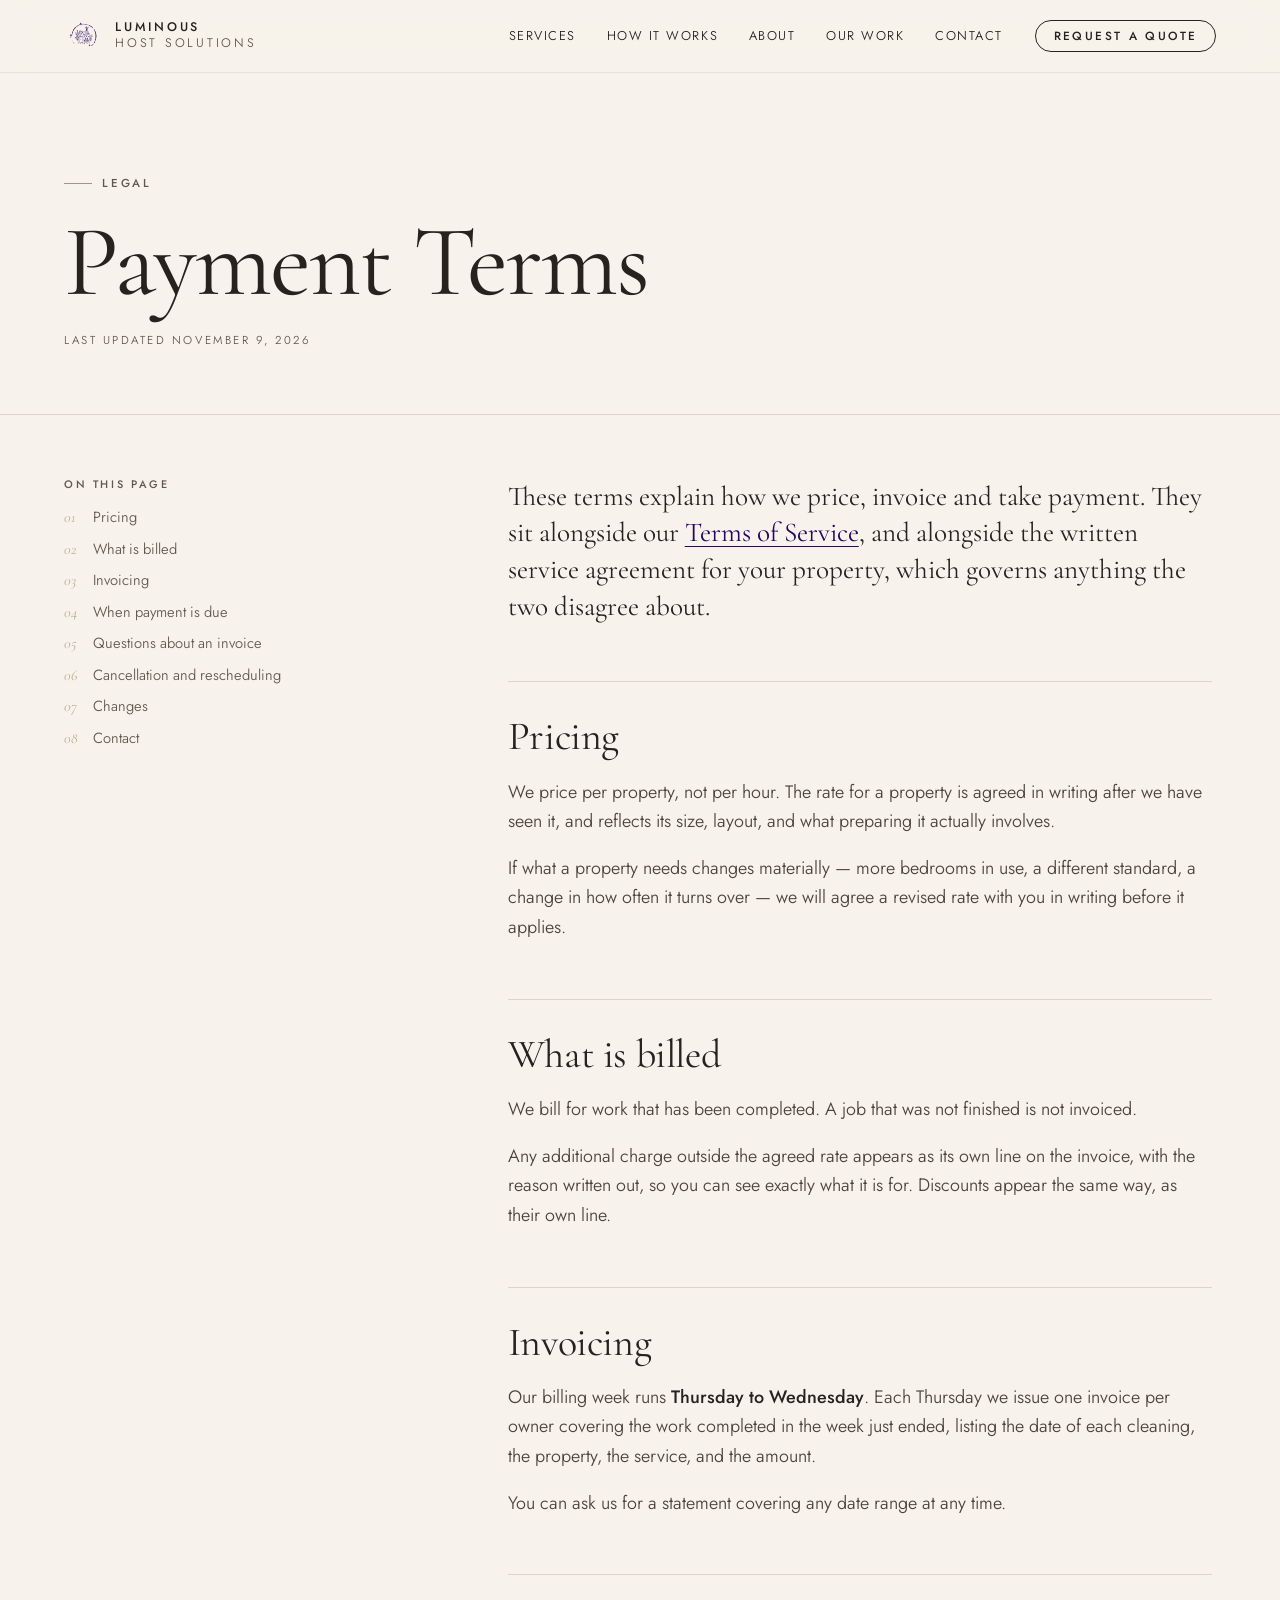
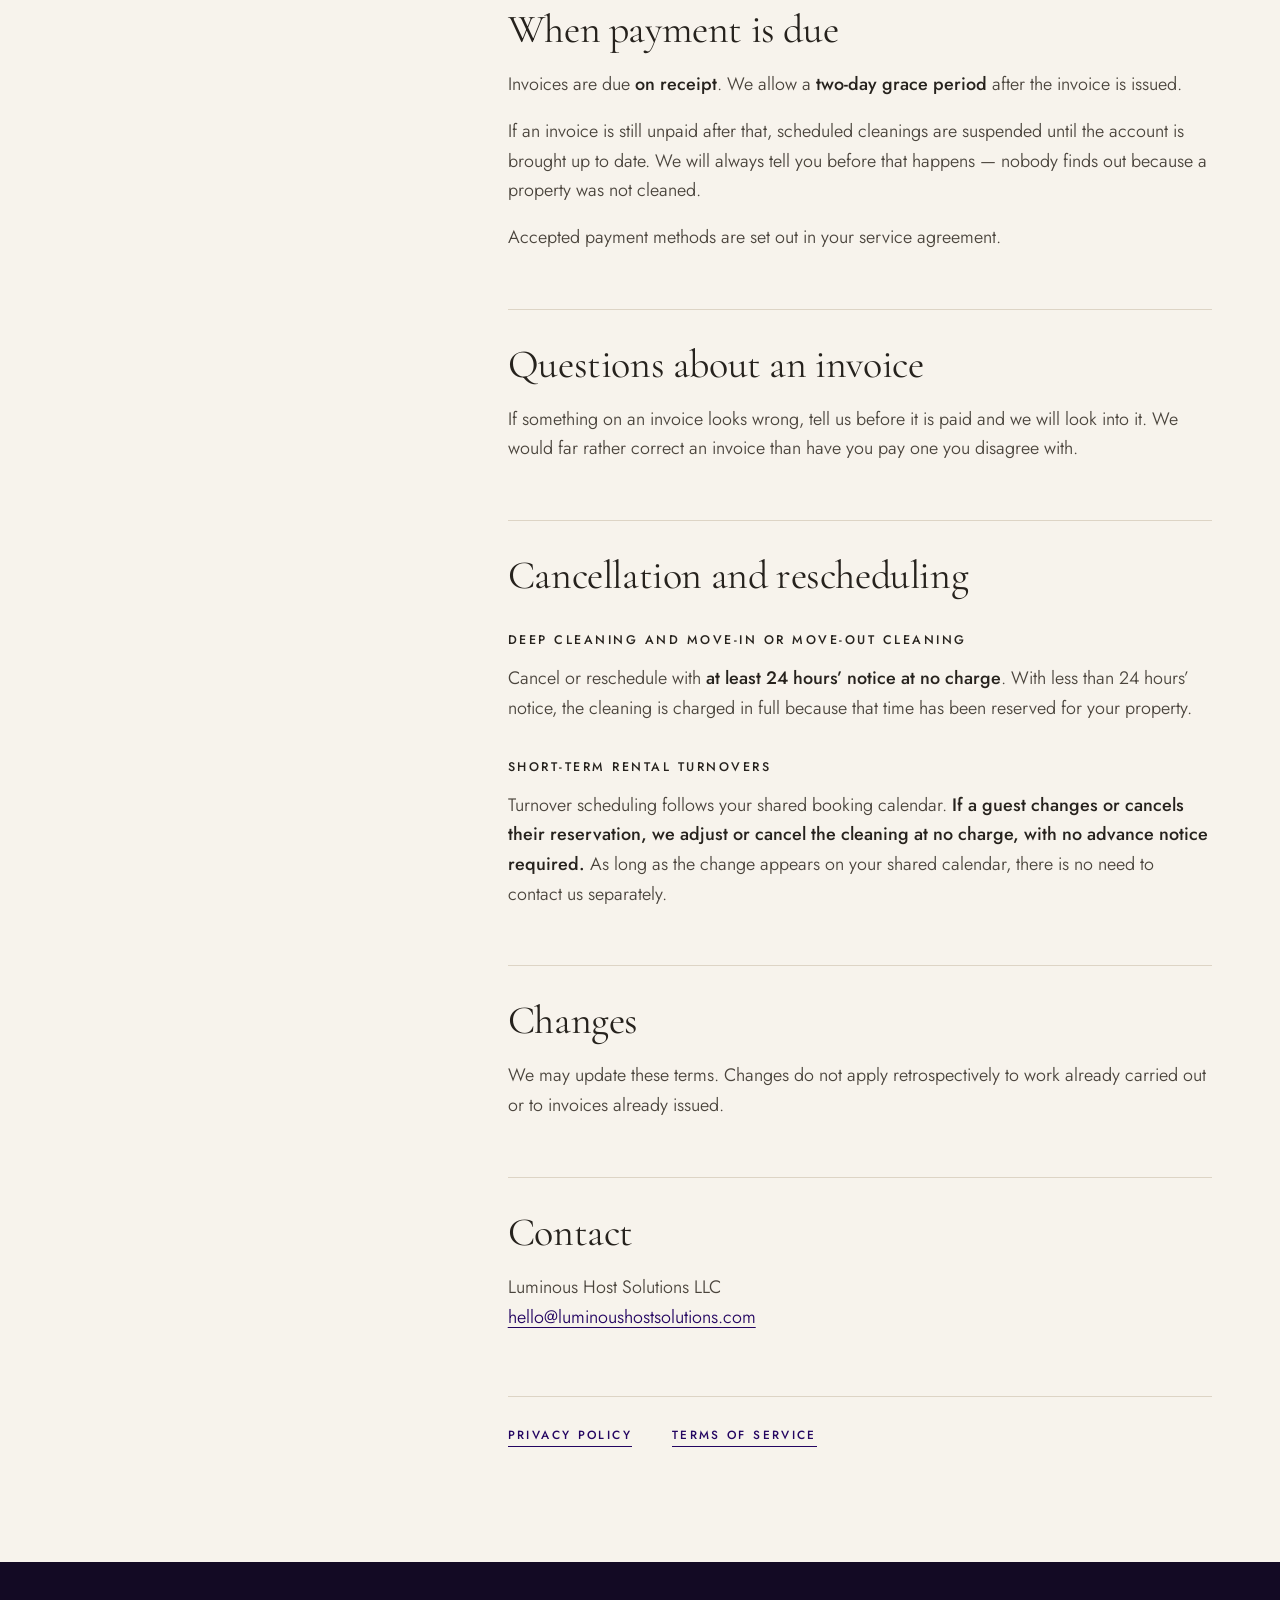
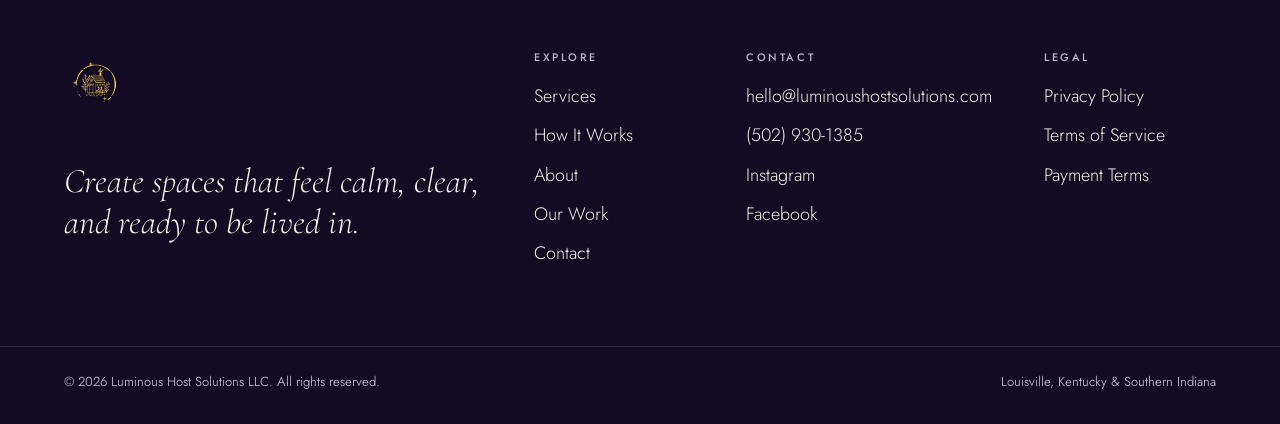
<file: payment-terms/index.html>
<!DOCTYPE html>
<html lang="en">
<head>
<meta charset="utf-8">
<meta name="viewport" content="width=device-width, initial-scale=1, viewport-fit=cover">
<title>Payment Terms | Luminous Host Solutions</title>
<meta name="description" content="How Luminous Host Solutions LLC prices, invoices and takes payment for its services.">
<link rel="canonical" href="https://luminoushostsolutions.com/payment-terms/">
<link rel="icon" type="image/png" href="../favicon.png" sizes="any">
<link rel="apple-touch-icon" href="../apple-touch-icon.png">
<meta name="theme-color" content="#f7f3ec">
<meta property="og:type" content="website">
<meta property="og:site_name" content="Luminous Host Solutions">
<meta property="og:title" content="Payment Terms | Luminous Host Solutions">
<meta property="og:description" content="How Luminous Host Solutions LLC prices, invoices and takes payment for its services.">
<meta property="og:image" content="https://luminoushostsolutions.com/og-image.jpg">
<link rel="preconnect" href="https://fonts.googleapis.com">
<link rel="preconnect" href="https://fonts.gstatic.com" crossorigin>
<link rel="stylesheet" href="https://fonts.googleapis.com/css2?family=Cormorant+Garamond:ital,wght@0,300..600;1,300..600&family=Jost:wght@300..600&display=swap">
<link rel="stylesheet" href="../assets/css/site.css">
</head>
<body class="page-legal">
<a href="#main" class="skip-link">Skip to content</a>
<header class="site-header is-scrolled" data-header>
  <div class="header-inner">
    <a href="../" class="brand" aria-label="Luminous Host Solutions home">
      <img src="../assets/images/logo-purple.svg" alt="" width="40" height="40">
      <span class="brand-name">Luminous <span>Host Solutions</span></span>
    </a>
    <nav class="nav-desktop" aria-label="Main">
      <a href="../#services">Services</a>
      <a href="../#how-it-works">How It Works</a>
      <a href="../#about">About</a>
      <a href="../#our-work">Our Work</a>
      <a href="../#quote">Contact</a>
    </nav>
    <a href="../#quote" class="pill pill--header">Request a Quote</a>
    <details class="nav-mobile">
      <summary aria-label="Menu"><span class="bars" aria-hidden="true"><span></span><span></span></span></summary>
      <nav class="nav-mobile-panel" aria-label="Main">
        <a href="../#services">Services</a>
        <a href="../#how-it-works">How It Works</a>
        <a href="../#about">About</a>
        <a href="../#our-work">Our Work</a>
        <a href="../#faq">Questions</a>
        <a href="../#quote">Contact</a>
        <a href="../#quote" class="pill pill--solid">Request a Quote</a>
      </nav>
    </details>
  </div>
</header>
<main id="main">
<article class="legal">
  <div class="wrap legal-head">
    <p class="eyebrow">Legal</p>
    <h1>Payment Terms</h1>
    <p class="updated">Last updated November 9, 2026</p>
  </div>
  <div class="wrap legal-layout">
    <nav class="legal-toc" aria-label="On this page"><h2>On this page</h2><ol><li><a href="#pricing">Pricing</a></li><li><a href="#what-is-billed">What is billed</a></li><li><a href="#invoicing">Invoicing</a></li><li><a href="#when-payment-is-due">When payment is due</a></li><li><a href="#questions-about-an-invoice">Questions about an invoice</a></li><li><a href="#cancellation-and-rescheduling">Cancellation and rescheduling</a></li><li><a href="#changes">Changes</a></li><li><a href="#contact">Contact</a></li></ol></nav>
    <div class="legal-body"><p>These terms explain how we price, invoice and take payment. They sit alongside our <a href="../terms/">Terms of Service</a>, and alongside the written service agreement for your property, which governs anything the two disagree about.</p><h2 id="pricing">Pricing</h2><p>We price per property, not per hour. The rate for a property is agreed in writing after we have seen it, and reflects its size, layout, and what preparing it actually involves.</p><p>If what a property needs changes materially &mdash; more bedrooms in use, a different standard, a change in how often it turns over &mdash; we will agree a revised rate with you in writing before it applies.</p><h2 id="what-is-billed">What is billed</h2><p>We bill for work that has been completed. A job that was not finished is not invoiced.</p><p>Any additional charge outside the agreed rate appears as its own line on the invoice, with the reason written out, so you can see exactly what it is for. Discounts appear the same way, as their own line.</p><h2 id="invoicing">Invoicing</h2><p>Our billing week runs <strong>Thursday to Wednesday</strong>. Each Thursday we issue one invoice per owner covering the work completed in the week just ended, listing the date of each cleaning, the property, the service, and the amount.</p><p>You can ask us for a statement covering any date range at any time.</p><h2 id="when-payment-is-due">When payment is due</h2><p>Invoices are due <strong>on receipt</strong>. We allow a <strong>two-day grace period</strong> after the invoice is issued.</p><p>If an invoice is still unpaid after that, scheduled cleanings are suspended until the account is brought up to date. We will always tell you before that happens &mdash; nobody finds out because a property was not cleaned.</p><p>Accepted payment methods are set out in your service agreement.</p><h2 id="questions-about-an-invoice">Questions about an invoice</h2><p>If something on an invoice looks wrong, tell us before it is paid and we will look into it. We would far rather correct an invoice than have you pay one you disagree with.</p><h2 id="cancellation-and-rescheduling">Cancellation and rescheduling</h2><h3>Deep cleaning and move-in or move-out cleaning</h3><p>Cancel or reschedule with <strong>at least 24 hours&rsquo; notice at no charge</strong>. With less than 24 hours&rsquo; notice, the cleaning is charged in full because that time has been reserved for your property.</p><h3>Short-term rental turnovers</h3><p>Turnover scheduling follows your shared booking calendar. <strong>If a guest changes or cancels their reservation, we adjust or cancel the cleaning at no charge, with no advance notice required.</strong> As long as the change appears on your shared calendar, there is no need to contact us separately.</p><h2 id="changes">Changes</h2><p>We may update these terms. Changes do not apply retrospectively to work already carried out or to invoices already issued.</p><h2 id="contact">Contact</h2><p>Luminous Host Solutions LLC<br><a href="mailto:hello@luminoushostsolutions.com">hello@luminoushostsolutions.com</a></p>
      <div class="legal-others"><a class="textlink" href="../privacy/">Privacy Policy</a><a class="textlink" href="../terms/">Terms of Service</a></div>
    </div>
  </div>
</article>
</main>
<footer class="site-footer">
  <div class="wrap footer__top">
    <div class="footer__brand">
      <img src="../assets/images/logo-gold.svg" alt="" width="64" height="64" loading="lazy">
      <p>Create spaces that feel calm, clear, and ready to be lived in.</p>
    </div>
    <div class="footer__col"><h2>Explore</h2><ul>
      <li><a href="../#services">Services</a></li><li><a href="../#how-it-works">How It Works</a></li>
      <li><a href="../#about">About</a></li><li><a href="../#our-work">Our Work</a></li><li><a href="../#quote">Contact</a></li></ul></div>
    <div class="footer__col"><h2>Contact</h2><ul>
      <li><a href="mailto:hello@luminoushostsolutions.com">hello@luminoushostsolutions.com</a></li>
      <li><a href="tel:5029301385">(502) 930-1385</a></li>
      <li><a href="https://instagram.com/luminoushostsolutions" target="_blank" rel="me noopener" aria-label="Instagram (opens in a new window)">Instagram</a></li>
      <li><a href="https://www.facebook.com/luminoushostsolutions" target="_blank" rel="me noopener" aria-label="Facebook (opens in a new window)">Facebook</a></li></ul></div>
    <div class="footer__col"><h2>Legal</h2><ul>
      <li><a href="../privacy/">Privacy Policy</a></li><li><a href="../terms/">Terms of Service</a></li><li><a href="../payment-terms/">Payment Terms</a></li></ul></div>
  </div>
  <div class="wrap footer__base"><p>&copy; 2026 Luminous Host Solutions LLC. All rights reserved.</p><p>Louisville, Kentucky &amp; Southern Indiana</p></div>
</footer>
<script src="../assets/js/site.js" defer></script>
</body>
</html>
</file>
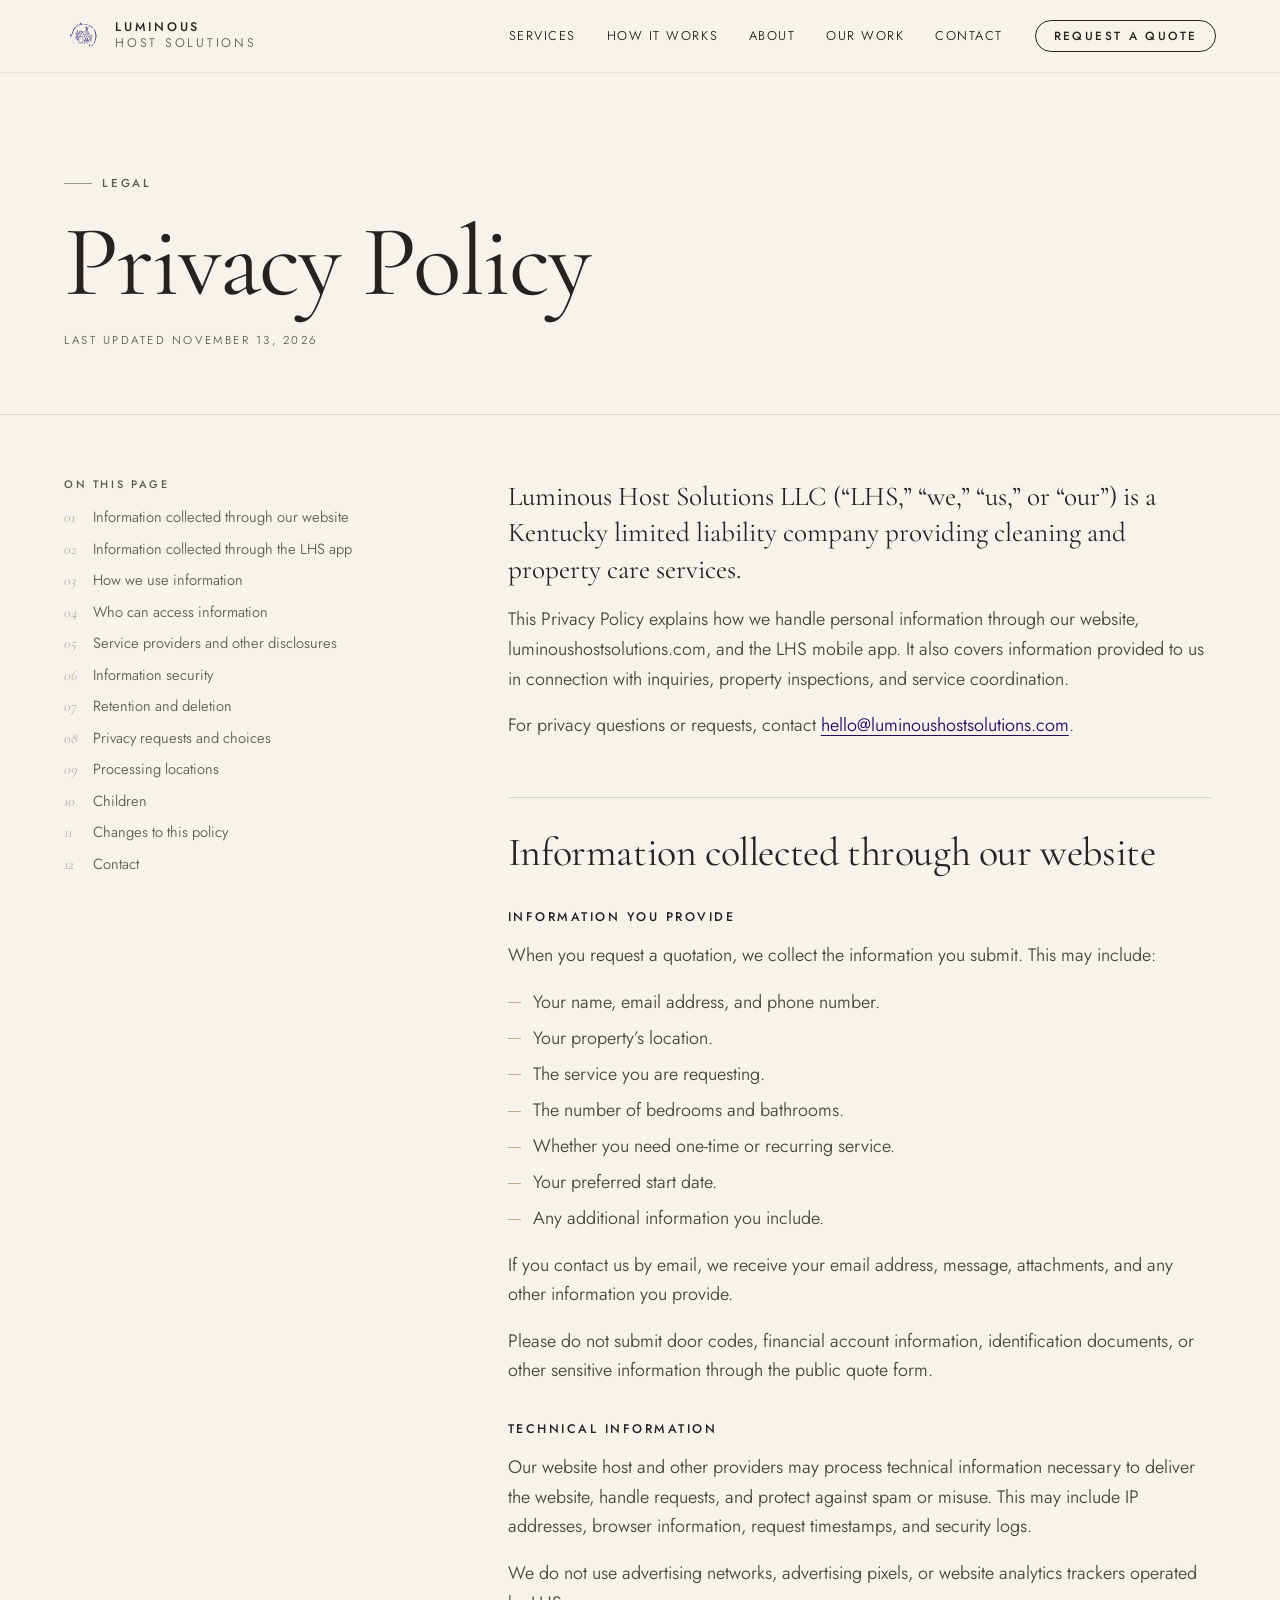
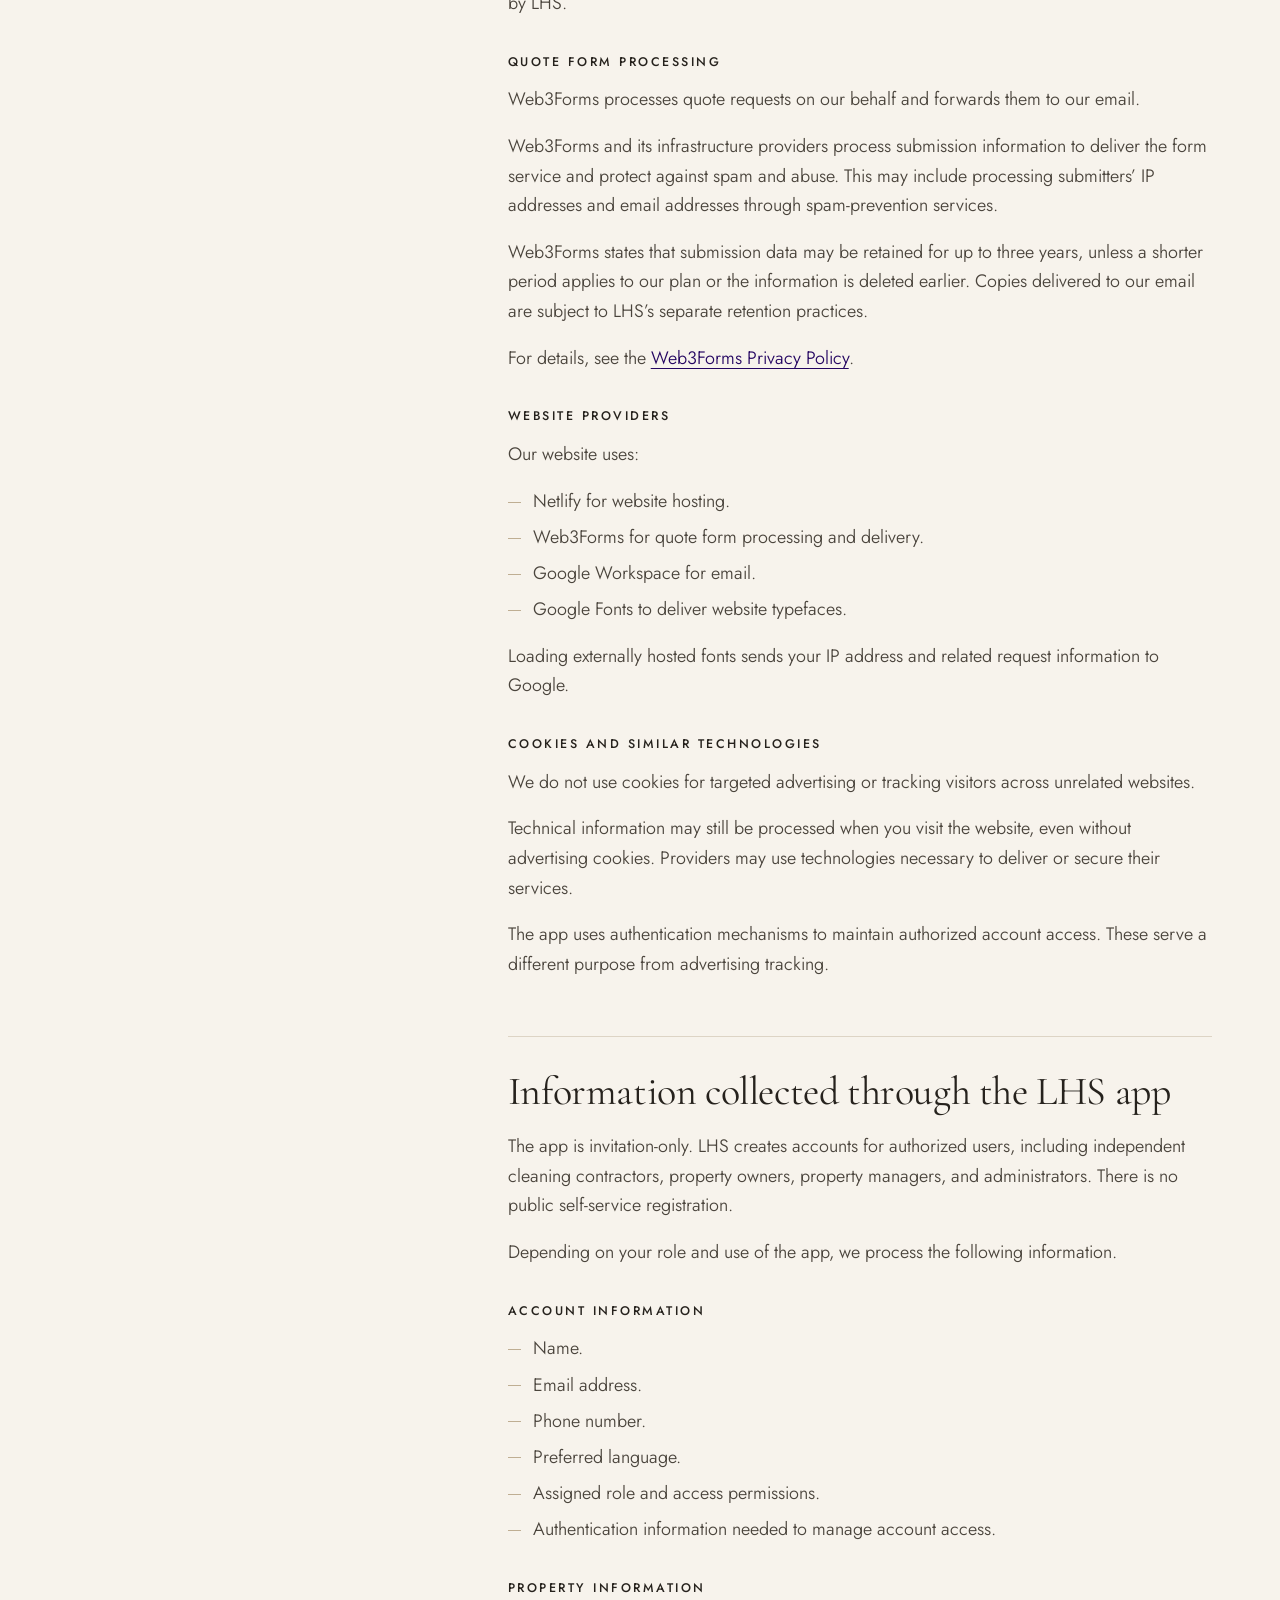
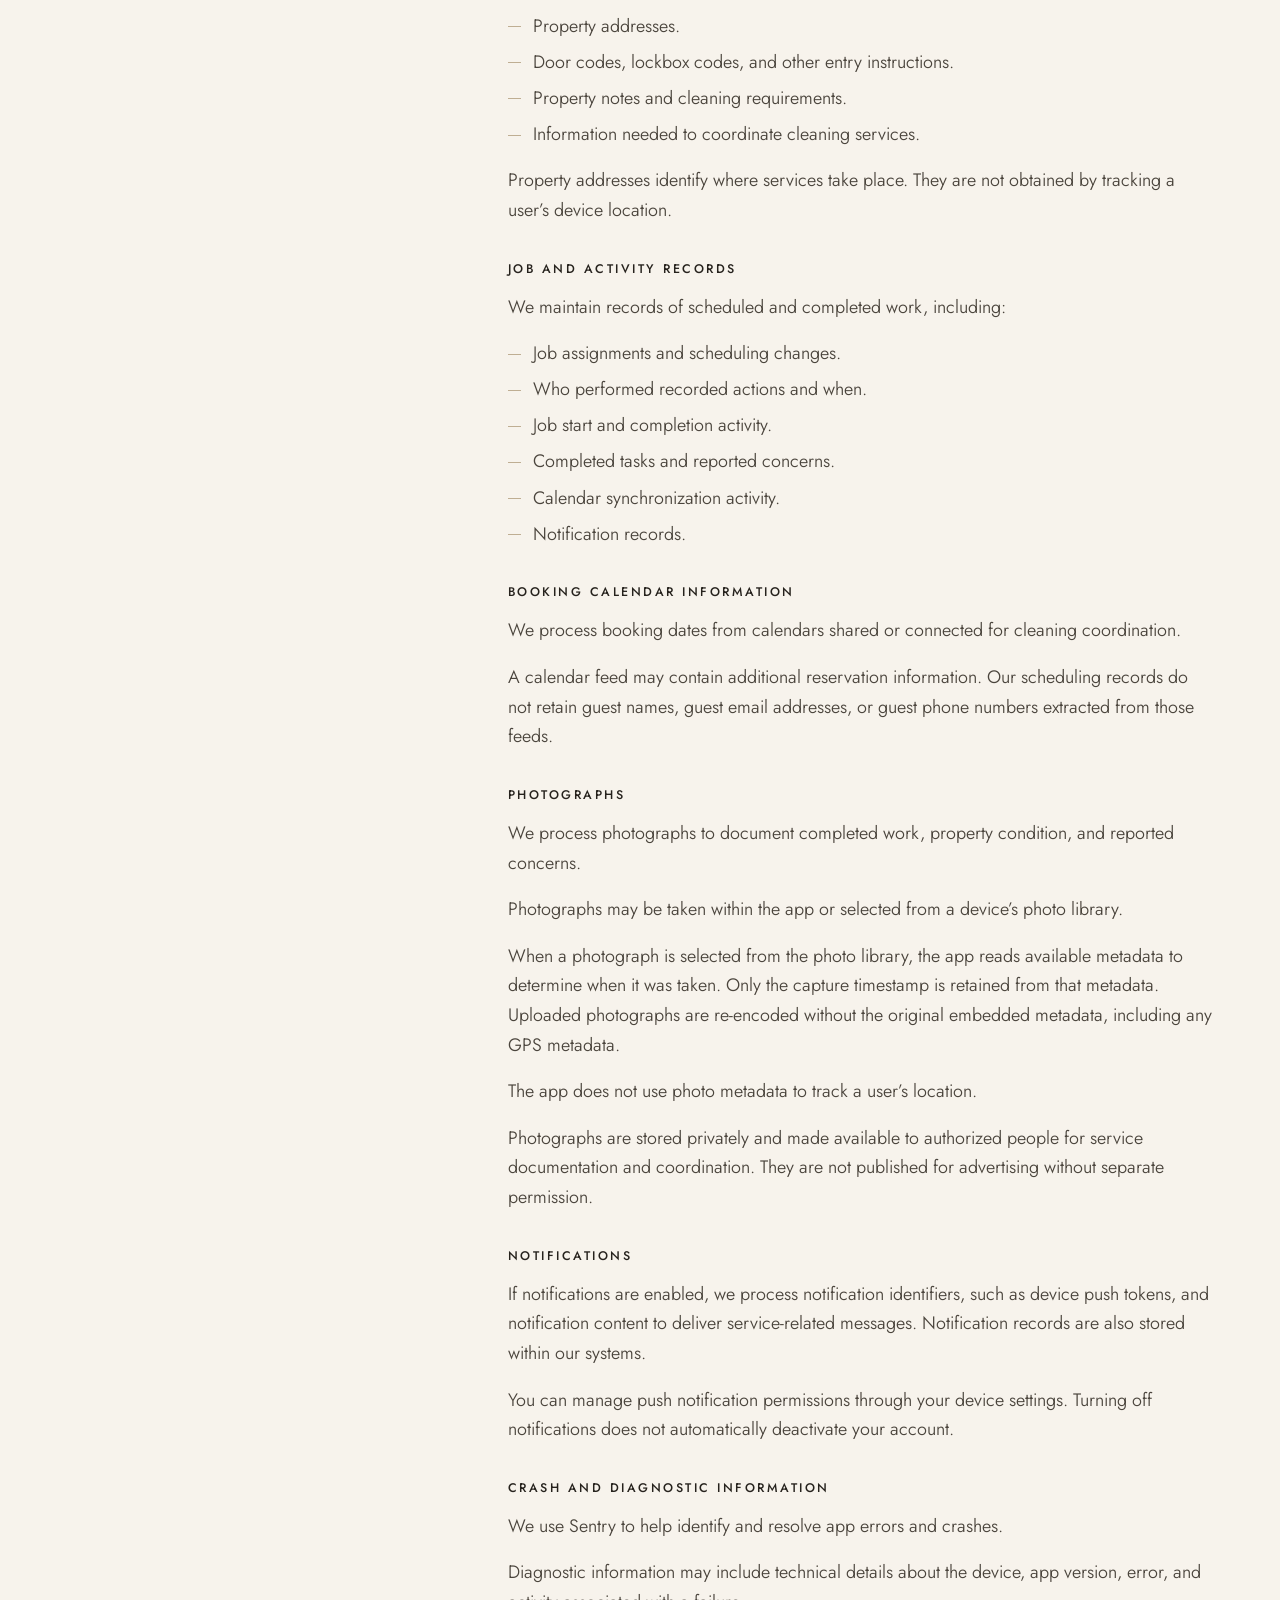
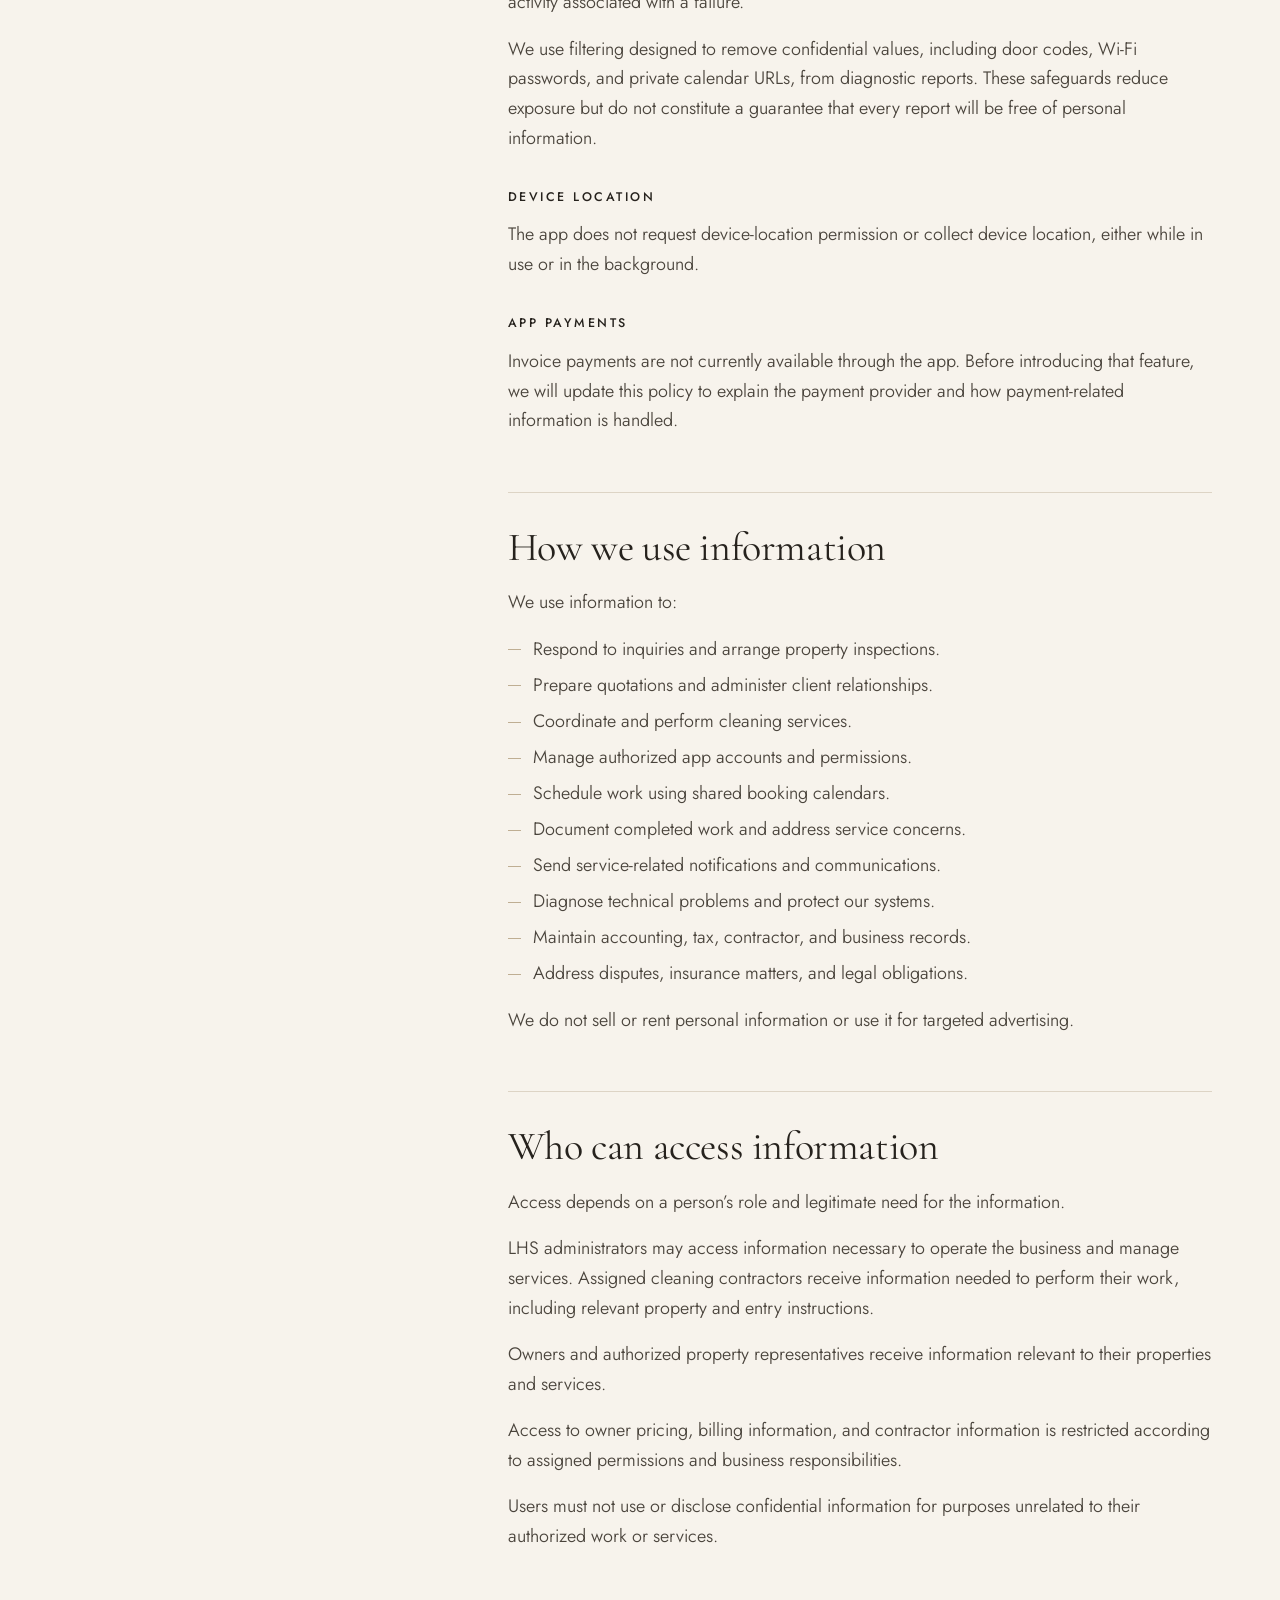
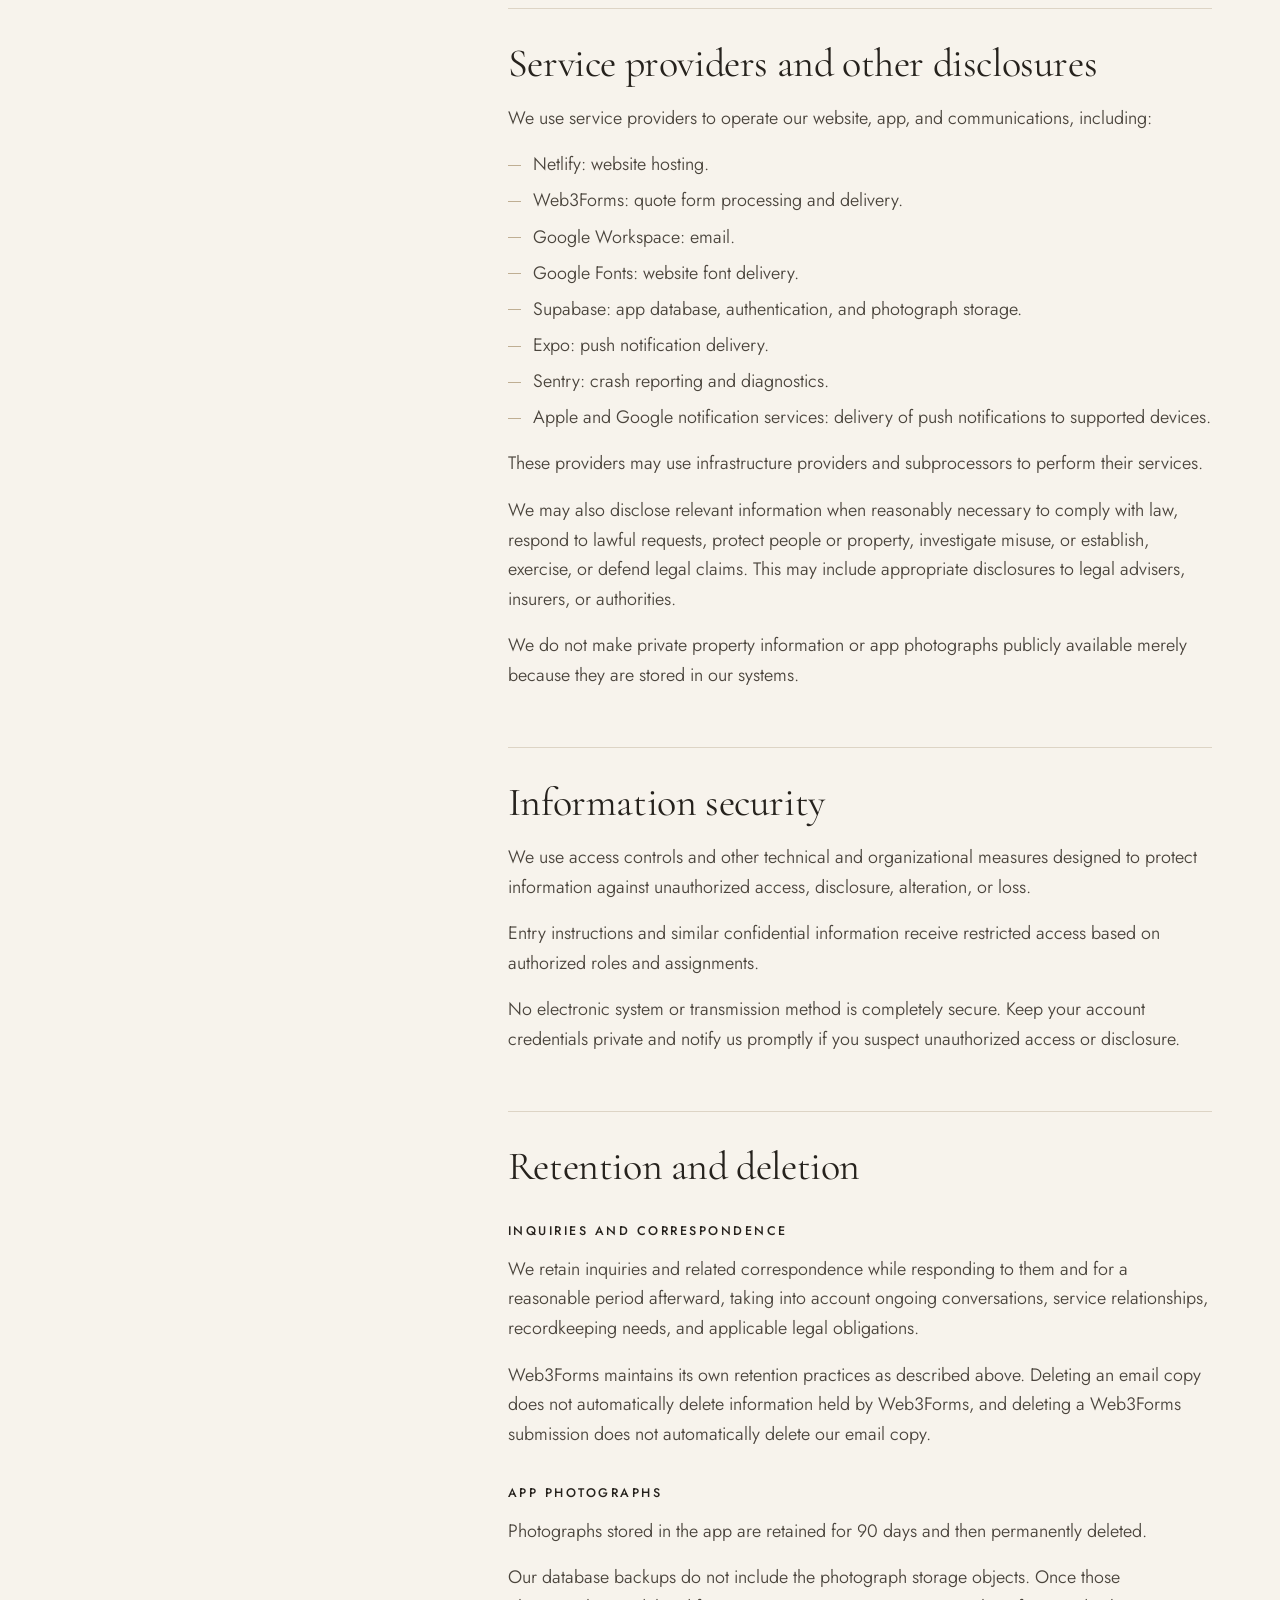
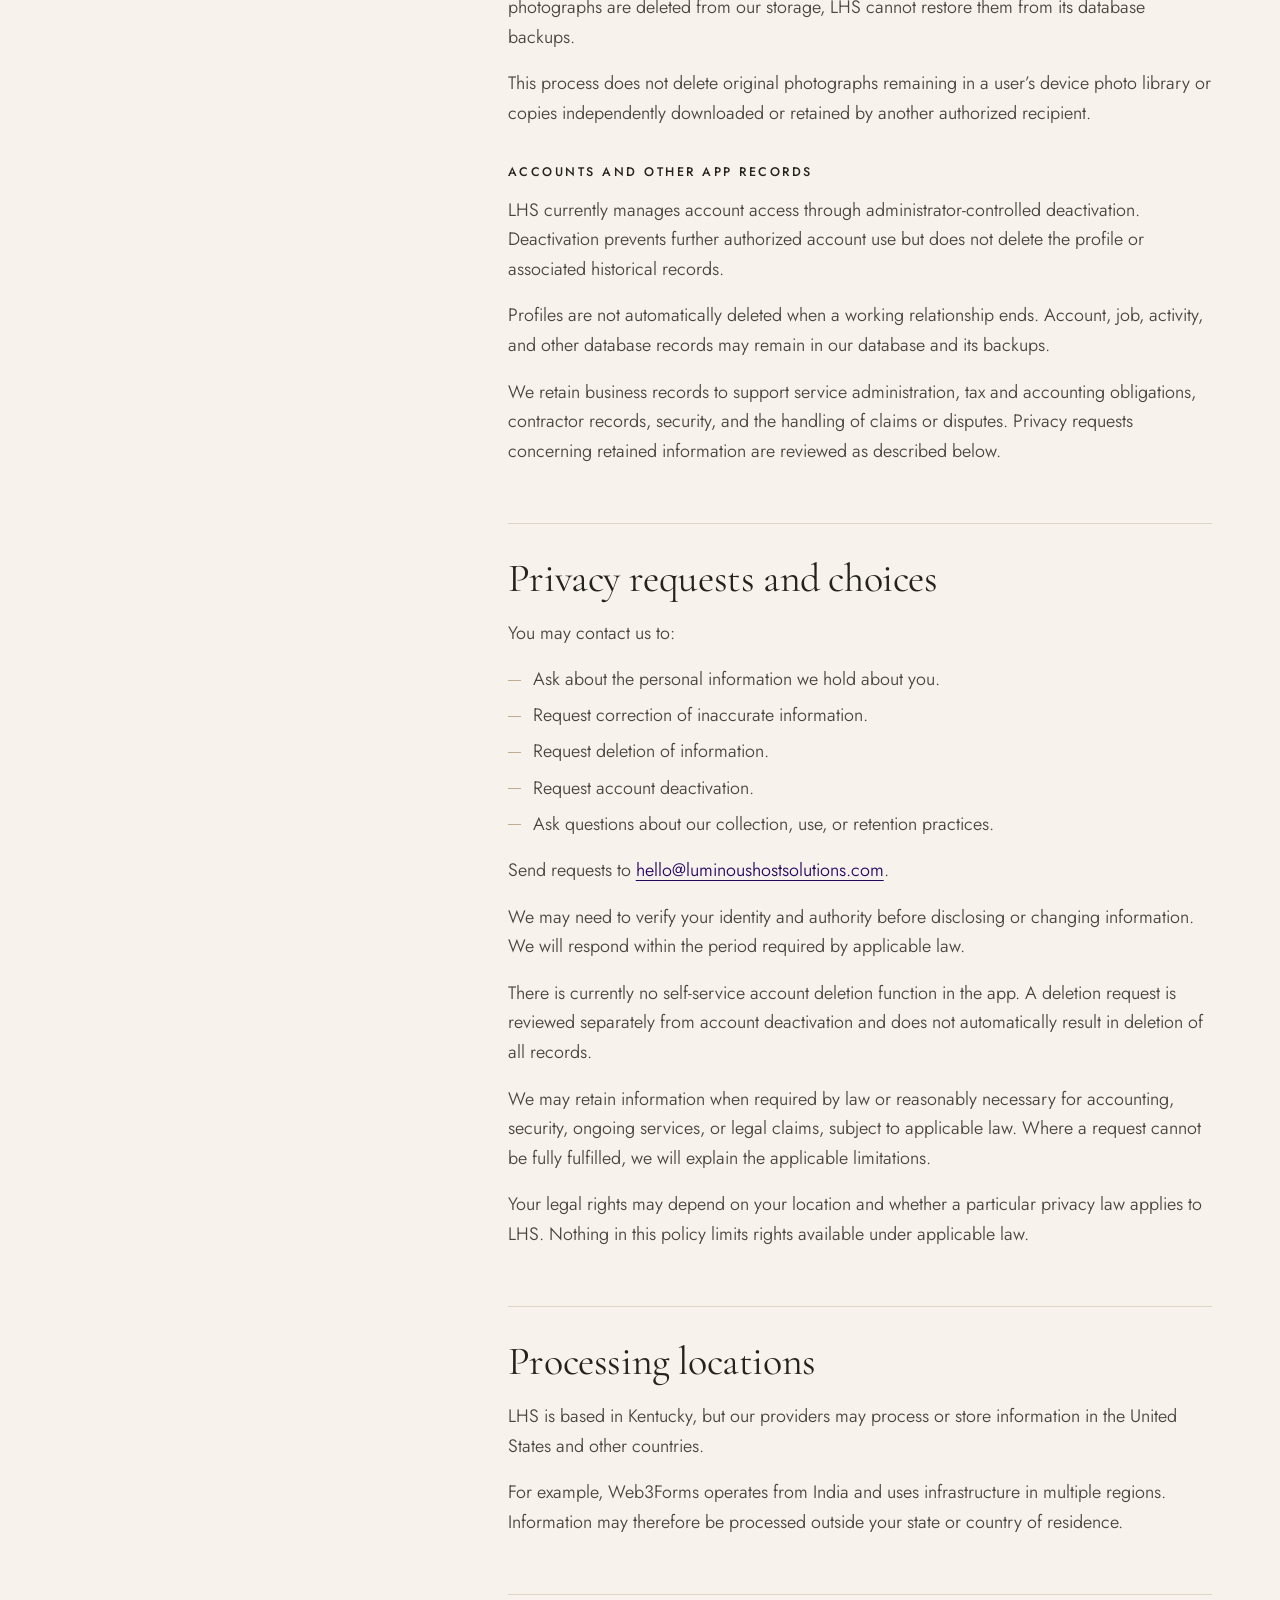
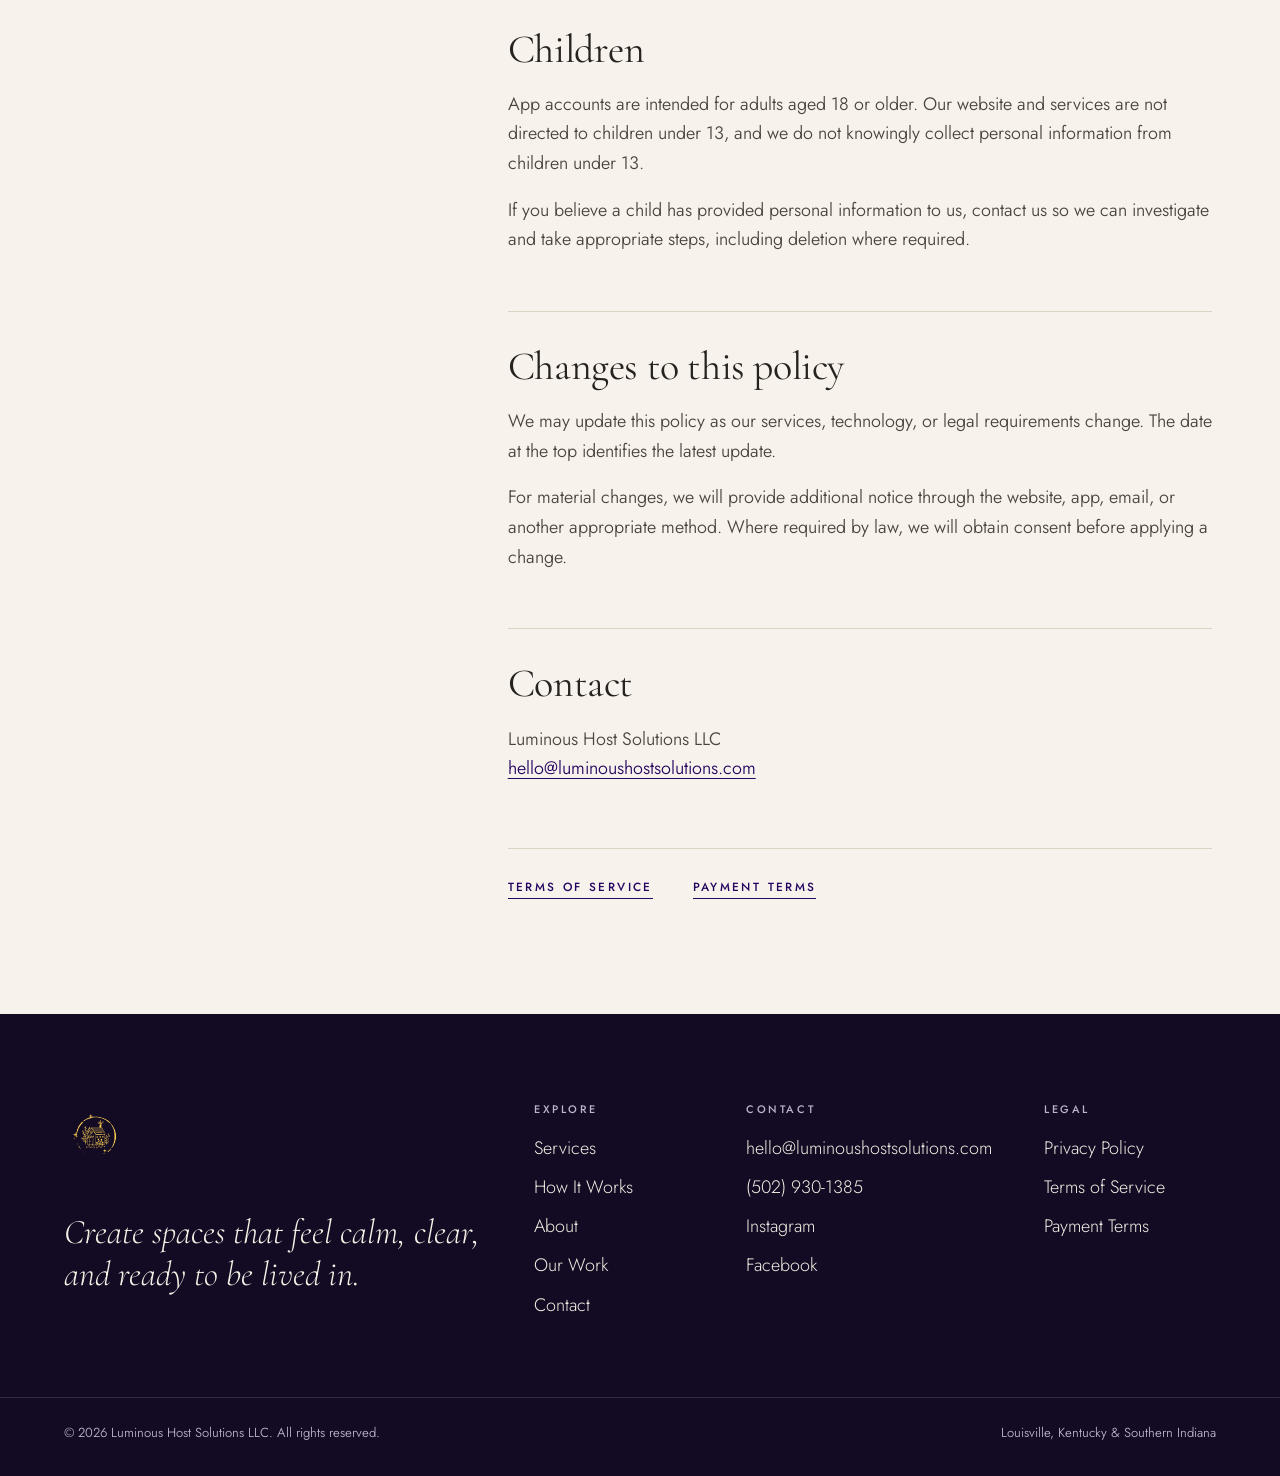
<file: privacy/index.html>
<!DOCTYPE html>
<html lang="en">
<head>
<meta charset="utf-8">
<meta name="viewport" content="width=device-width, initial-scale=1, viewport-fit=cover">
<title>Privacy Policy | Luminous Host Solutions</title>
<meta name="description" content="How Luminous Host Solutions LLC handles personal information through its website and app.">
<link rel="canonical" href="https://luminoushostsolutions.com/privacy/">
<link rel="icon" type="image/png" href="../favicon.png" sizes="any">
<link rel="apple-touch-icon" href="../apple-touch-icon.png">
<meta name="theme-color" content="#f7f3ec">
<meta property="og:type" content="website">
<meta property="og:site_name" content="Luminous Host Solutions">
<meta property="og:title" content="Privacy Policy | Luminous Host Solutions">
<meta property="og:description" content="How Luminous Host Solutions LLC handles personal information through its website and app.">
<meta property="og:image" content="https://luminoushostsolutions.com/og-image.jpg">
<link rel="preconnect" href="https://fonts.googleapis.com">
<link rel="preconnect" href="https://fonts.gstatic.com" crossorigin>
<link rel="stylesheet" href="https://fonts.googleapis.com/css2?family=Cormorant+Garamond:ital,wght@0,300..600;1,300..600&family=Jost:wght@300..600&display=swap">
<link rel="stylesheet" href="../assets/css/site.css">
</head>
<body class="page-legal">
<a href="#main" class="skip-link">Skip to content</a>
<header class="site-header is-scrolled" data-header>
  <div class="header-inner">
    <a href="../" class="brand" aria-label="Luminous Host Solutions home">
      <img src="../assets/images/logo-purple.svg" alt="" width="40" height="40">
      <span class="brand-name">Luminous <span>Host Solutions</span></span>
    </a>
    <nav class="nav-desktop" aria-label="Main">
      <a href="../#services">Services</a>
      <a href="../#how-it-works">How It Works</a>
      <a href="../#about">About</a>
      <a href="../#our-work">Our Work</a>
      <a href="../#quote">Contact</a>
    </nav>
    <a href="../#quote" class="pill pill--header">Request a Quote</a>
    <details class="nav-mobile">
      <summary aria-label="Menu"><span class="bars" aria-hidden="true"><span></span><span></span></span></summary>
      <nav class="nav-mobile-panel" aria-label="Main">
        <a href="../#services">Services</a>
        <a href="../#how-it-works">How It Works</a>
        <a href="../#about">About</a>
        <a href="../#our-work">Our Work</a>
        <a href="../#faq">Questions</a>
        <a href="../#quote">Contact</a>
        <a href="../#quote" class="pill pill--solid">Request a Quote</a>
      </nav>
    </details>
  </div>
</header>
<main id="main">
<article class="legal">
  <div class="wrap legal-head">
    <p class="eyebrow">Legal</p>
    <h1>Privacy Policy</h1>
    <p class="updated">Last updated November 13, 2026</p>
  </div>
  <div class="wrap legal-layout">
    <nav class="legal-toc" aria-label="On this page"><h2>On this page</h2><ol><li><a href="#information-collected-through-our-website">Information collected through our website</a></li><li><a href="#information-collected-through-the-lhs-app">Information collected through the LHS app</a></li><li><a href="#how-we-use-information">How we use information</a></li><li><a href="#who-can-access-information">Who can access information</a></li><li><a href="#service-providers-and-other-disclosures">Service providers and other disclosures</a></li><li><a href="#information-security">Information security</a></li><li><a href="#retention-and-deletion">Retention and deletion</a></li><li><a href="#privacy-requests-and-choices">Privacy requests and choices</a></li><li><a href="#processing-locations">Processing locations</a></li><li><a href="#children">Children</a></li><li><a href="#changes-to-this-policy">Changes to this policy</a></li><li><a href="#contact">Contact</a></li></ol></nav>
    <div class="legal-body"><p>Luminous Host Solutions LLC (&ldquo;LHS,&rdquo; &ldquo;we,&rdquo; &ldquo;us,&rdquo; or &ldquo;our&rdquo;) is a Kentucky limited liability company providing cleaning and property care services.</p><p>This Privacy Policy explains how we handle personal information through our website, luminoushostsolutions.com, and the LHS mobile app. It also covers information provided to us in connection with inquiries, property inspections, and service coordination.</p><p>For privacy questions or requests, contact <a href="mailto:hello@luminoushostsolutions.com">hello@luminoushostsolutions.com</a>.</p><h2 id="information-collected-through-our-website">Information collected through our website</h2><h3>Information you provide</h3><p>When you request a quotation, we collect the information you submit. This may include:</p><ul><li>Your name, email address, and phone number.</li><li>Your property&rsquo;s location.</li><li>The service you are requesting.</li><li>The number of bedrooms and bathrooms.</li><li>Whether you need one-time or recurring service.</li><li>Your preferred start date.</li><li>Any additional information you include.</li></ul><p>If you contact us by email, we receive your email address, message, attachments, and any other information you provide.</p><p>Please do not submit door codes, financial account information, identification documents, or other sensitive information through the public quote form.</p><h3>Technical information</h3><p>Our website host and other providers may process technical information necessary to deliver the website, handle requests, and protect against spam or misuse. This may include IP addresses, browser information, request timestamps, and security logs.</p><p>We do not use advertising networks, advertising pixels, or website analytics trackers operated by LHS.</p><h3>Quote form processing</h3><p>Web3Forms processes quote requests on our behalf and forwards them to our email.</p><p>Web3Forms and its infrastructure providers process submission information to deliver the form service and protect against spam and abuse. This may include processing submitters&rsquo; IP addresses and email addresses through spam-prevention services.</p><p>Web3Forms states that submission data may be retained for up to three years, unless a shorter period applies to our plan or the information is deleted earlier. Copies delivered to our email are subject to LHS&rsquo;s separate retention practices.</p><p>For details, see the <a href="https://web3forms.com/privacy" target="_blank" rel="noopener">Web3Forms Privacy Policy</a>.</p><h3>Website providers</h3><p>Our website uses:</p><ul><li>Netlify for website hosting.</li><li>Web3Forms for quote form processing and delivery.</li><li>Google Workspace for email.</li><li>Google Fonts to deliver website typefaces.</li></ul><p>Loading externally hosted fonts sends your IP address and related request information to Google.</p><h3>Cookies and similar technologies</h3><p>We do not use cookies for targeted advertising or tracking visitors across unrelated websites.</p><p>Technical information may still be processed when you visit the website, even without advertising cookies. Providers may use technologies necessary to deliver or secure their services.</p><p>The app uses authentication mechanisms to maintain authorized account access. These serve a different purpose from advertising tracking.</p><h2 id="information-collected-through-the-lhs-app">Information collected through the LHS app</h2><p>The app is invitation-only. LHS creates accounts for authorized users, including independent cleaning contractors, property owners, property managers, and administrators. There is no public self-service registration.</p><p>Depending on your role and use of the app, we process the following information.</p><h3>Account information</h3><ul><li>Name.</li><li>Email address.</li><li>Phone number.</li><li>Preferred language.</li><li>Assigned role and access permissions.</li><li>Authentication information needed to manage account access.</li></ul><h3>Property information</h3><ul><li>Property addresses.</li><li>Door codes, lockbox codes, and other entry instructions.</li><li>Property notes and cleaning requirements.</li><li>Information needed to coordinate cleaning services.</li></ul><p>Property addresses identify where services take place. They are not obtained by tracking a user&rsquo;s device location.</p><h3>Job and activity records</h3><p>We maintain records of scheduled and completed work, including:</p><ul><li>Job assignments and scheduling changes.</li><li>Who performed recorded actions and when.</li><li>Job start and completion activity.</li><li>Completed tasks and reported concerns.</li><li>Calendar synchronization activity.</li><li>Notification records.</li></ul><h3>Booking calendar information</h3><p>We process booking dates from calendars shared or connected for cleaning coordination.</p><p>A calendar feed may contain additional reservation information. Our scheduling records do not retain guest names, guest email addresses, or guest phone numbers extracted from those feeds.</p><h3>Photographs</h3><p>We process photographs to document completed work, property condition, and reported concerns.</p><p>Photographs may be taken within the app or selected from a device&rsquo;s photo library.</p><p>When a photograph is selected from the photo library, the app reads available metadata to determine when it was taken. Only the capture timestamp is retained from that metadata. Uploaded photographs are re-encoded without the original embedded metadata, including any GPS metadata.</p><p>The app does not use photo metadata to track a user&rsquo;s location.</p><p>Photographs are stored privately and made available to authorized people for service documentation and coordination. They are not published for advertising without separate permission.</p><h3>Notifications</h3><p>If notifications are enabled, we process notification identifiers, such as device push tokens, and notification content to deliver service-related messages. Notification records are also stored within our systems.</p><p>You can manage push notification permissions through your device settings. Turning off notifications does not automatically deactivate your account.</p><h3>Crash and diagnostic information</h3><p>We use Sentry to help identify and resolve app errors and crashes.</p><p>Diagnostic information may include technical details about the device, app version, error, and activity associated with a failure.</p><p>We use filtering designed to remove confidential values, including door codes, Wi-Fi passwords, and private calendar URLs, from diagnostic reports. These safeguards reduce exposure but do not constitute a guarantee that every report will be free of personal information.</p><h3>Device location</h3><p>The app does not request device-location permission or collect device location, either while in use or in the background.</p><h3>App payments</h3><p>Invoice payments are not currently available through the app. Before introducing that feature, we will update this policy to explain the payment provider and how payment-related information is handled.</p><h2 id="how-we-use-information">How we use information</h2><p>We use information to:</p><ul><li>Respond to inquiries and arrange property inspections.</li><li>Prepare quotations and administer client relationships.</li><li>Coordinate and perform cleaning services.</li><li>Manage authorized app accounts and permissions.</li><li>Schedule work using shared booking calendars.</li><li>Document completed work and address service concerns.</li><li>Send service-related notifications and communications.</li><li>Diagnose technical problems and protect our systems.</li><li>Maintain accounting, tax, contractor, and business records.</li><li>Address disputes, insurance matters, and legal obligations.</li></ul><p>We do not sell or rent personal information or use it for targeted advertising.</p><h2 id="who-can-access-information">Who can access information</h2><p>Access depends on a person&rsquo;s role and legitimate need for the information.</p><p>LHS administrators may access information necessary to operate the business and manage services. Assigned cleaning contractors receive information needed to perform their work, including relevant property and entry instructions.</p><p>Owners and authorized property representatives receive information relevant to their properties and services.</p><p>Access to owner pricing, billing information, and contractor information is restricted according to assigned permissions and business responsibilities.</p><p>Users must not use or disclose confidential information for purposes unrelated to their authorized work or services.</p><h2 id="service-providers-and-other-disclosures">Service providers and other disclosures</h2><p>We use service providers to operate our website, app, and communications, including:</p><ul><li>Netlify: website hosting.</li><li>Web3Forms: quote form processing and delivery.</li><li>Google Workspace: email.</li><li>Google Fonts: website font delivery.</li><li>Supabase: app database, authentication, and photograph storage.</li><li>Expo: push notification delivery.</li><li>Sentry: crash reporting and diagnostics.</li><li>Apple and Google notification services: delivery of push notifications to supported devices.</li></ul><p>These providers may use infrastructure providers and subprocessors to perform their services.</p><p>We may also disclose relevant information when reasonably necessary to comply with law, respond to lawful requests, protect people or property, investigate misuse, or establish, exercise, or defend legal claims. This may include appropriate disclosures to legal advisers, insurers, or authorities.</p><p>We do not make private property information or app photographs publicly available merely because they are stored in our systems.</p><h2 id="information-security">Information security</h2><p>We use access controls and other technical and organizational measures designed to protect information against unauthorized access, disclosure, alteration, or loss.</p><p>Entry instructions and similar confidential information receive restricted access based on authorized roles and assignments.</p><p>No electronic system or transmission method is completely secure. Keep your account credentials private and notify us promptly if you suspect unauthorized access or disclosure.</p><h2 id="retention-and-deletion">Retention and deletion</h2><h3>Inquiries and correspondence</h3><p>We retain inquiries and related correspondence while responding to them and for a reasonable period afterward, taking into account ongoing conversations, service relationships, recordkeeping needs, and applicable legal obligations.</p><p>Web3Forms maintains its own retention practices as described above. Deleting an email copy does not automatically delete information held by Web3Forms, and deleting a Web3Forms submission does not automatically delete our email copy.</p><h3>App photographs</h3><p>Photographs stored in the app are retained for 90 days and then permanently deleted.</p><p>Our database backups do not include the photograph storage objects. Once those photographs are deleted from our storage, LHS cannot restore them from its database backups.</p><p>This process does not delete original photographs remaining in a user&rsquo;s device photo library or copies independently downloaded or retained by another authorized recipient.</p><h3>Accounts and other app records</h3><p>LHS currently manages account access through administrator-controlled deactivation. Deactivation prevents further authorized account use but does not delete the profile or associated historical records.</p><p>Profiles are not automatically deleted when a working relationship ends. Account, job, activity, and other database records may remain in our database and its backups.</p><p>We retain business records to support service administration, tax and accounting obligations, contractor records, security, and the handling of claims or disputes. Privacy requests concerning retained information are reviewed as described below.</p><h2 id="privacy-requests-and-choices">Privacy requests and choices</h2><p>You may contact us to:</p><ul><li>Ask about the personal information we hold about you.</li><li>Request correction of inaccurate information.</li><li>Request deletion of information.</li><li>Request account deactivation.</li><li>Ask questions about our collection, use, or retention practices.</li></ul><p>Send requests to <a href="mailto:hello@luminoushostsolutions.com">hello@luminoushostsolutions.com</a>.</p><p>We may need to verify your identity and authority before disclosing or changing information. We will respond within the period required by applicable law.</p><p>There is currently no self-service account deletion function in the app. A deletion request is reviewed separately from account deactivation and does not automatically result in deletion of all records.</p><p>We may retain information when required by law or reasonably necessary for accounting, security, ongoing services, or legal claims, subject to applicable law. Where a request cannot be fully fulfilled, we will explain the applicable limitations.</p><p>Your legal rights may depend on your location and whether a particular privacy law applies to LHS. Nothing in this policy limits rights available under applicable law.</p><h2 id="processing-locations">Processing locations</h2><p>LHS is based in Kentucky, but our providers may process or store information in the United States and other countries.</p><p>For example, Web3Forms operates from India and uses infrastructure in multiple regions. Information may therefore be processed outside your state or country of residence.</p><h2 id="children">Children</h2><p>App accounts are intended for adults aged 18 or older. Our website and services are not directed to children under 13, and we do not knowingly collect personal information from children under 13.</p><p>If you believe a child has provided personal information to us, contact us so we can investigate and take appropriate steps, including deletion where required.</p><h2 id="changes-to-this-policy">Changes to this policy</h2><p>We may update this policy as our services, technology, or legal requirements change. The date at the top identifies the latest update.</p><p>For material changes, we will provide additional notice through the website, app, email, or another appropriate method. Where required by law, we will obtain consent before applying a change.</p><h2 id="contact">Contact</h2><p>Luminous Host Solutions LLC<br><a href="mailto:hello@luminoushostsolutions.com">hello@luminoushostsolutions.com</a></p>
      <div class="legal-others"><a class="textlink" href="../terms/">Terms of Service</a><a class="textlink" href="../payment-terms/">Payment Terms</a></div>
    </div>
  </div>
</article>
</main>
<footer class="site-footer">
  <div class="wrap footer__top">
    <div class="footer__brand">
      <img src="../assets/images/logo-gold.svg" alt="" width="64" height="64" loading="lazy">
      <p>Create spaces that feel calm, clear, and ready to be lived in.</p>
    </div>
    <div class="footer__col"><h2>Explore</h2><ul>
      <li><a href="../#services">Services</a></li><li><a href="../#how-it-works">How It Works</a></li>
      <li><a href="../#about">About</a></li><li><a href="../#our-work">Our Work</a></li><li><a href="../#quote">Contact</a></li></ul></div>
    <div class="footer__col"><h2>Contact</h2><ul>
      <li><a href="mailto:hello@luminoushostsolutions.com">hello@luminoushostsolutions.com</a></li>
      <li><a href="tel:5029301385">(502) 930-1385</a></li>
      <li><a href="https://instagram.com/luminoushostsolutions" target="_blank" rel="me noopener" aria-label="Instagram (opens in a new window)">Instagram</a></li>
      <li><a href="https://www.facebook.com/luminoushostsolutions" target="_blank" rel="me noopener" aria-label="Facebook (opens in a new window)">Facebook</a></li></ul></div>
    <div class="footer__col"><h2>Legal</h2><ul>
      <li><a href="../privacy/">Privacy Policy</a></li><li><a href="../terms/">Terms of Service</a></li><li><a href="../payment-terms/">Payment Terms</a></li></ul></div>
  </div>
  <div class="wrap footer__base"><p>&copy; 2026 Luminous Host Solutions LLC. All rights reserved.</p><p>Louisville, Kentucky &amp; Southern Indiana</p></div>
</footer>
<script src="../assets/js/site.js" defer></script>
</body>
</html>
</file>
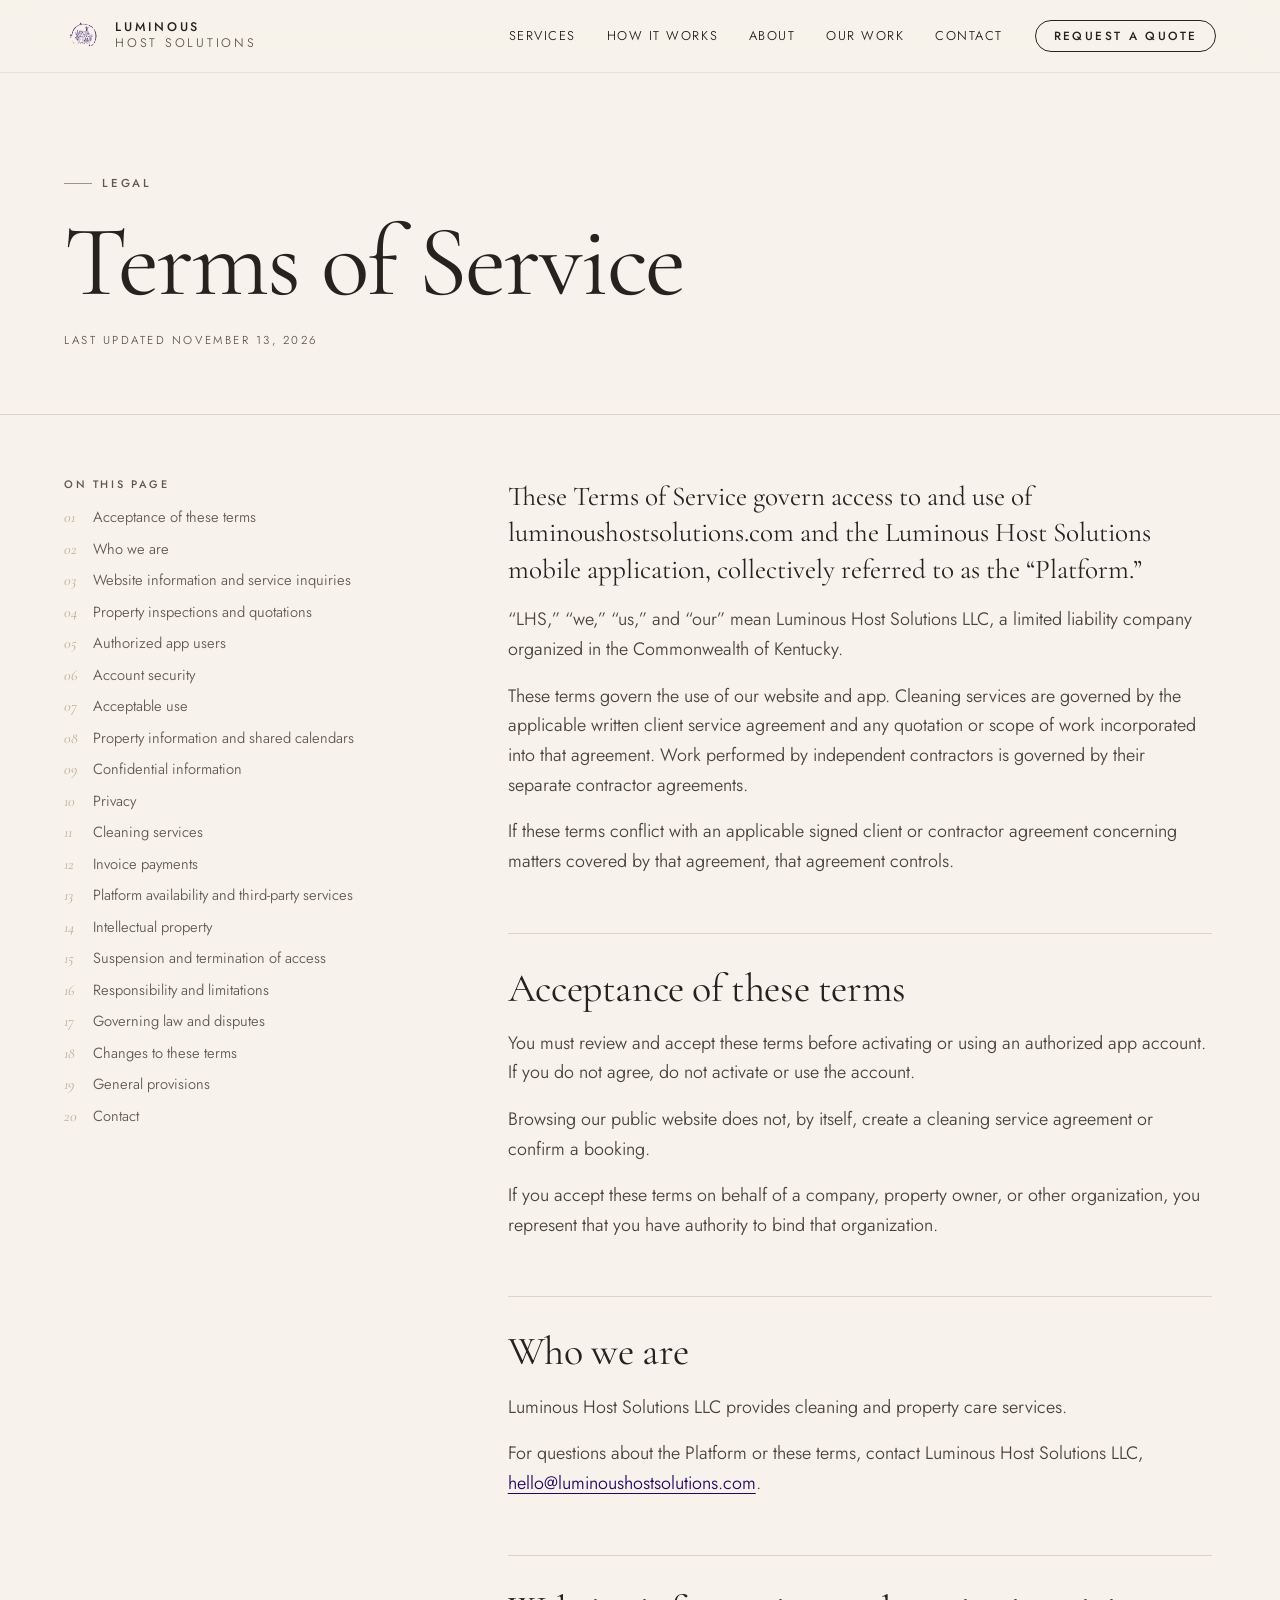
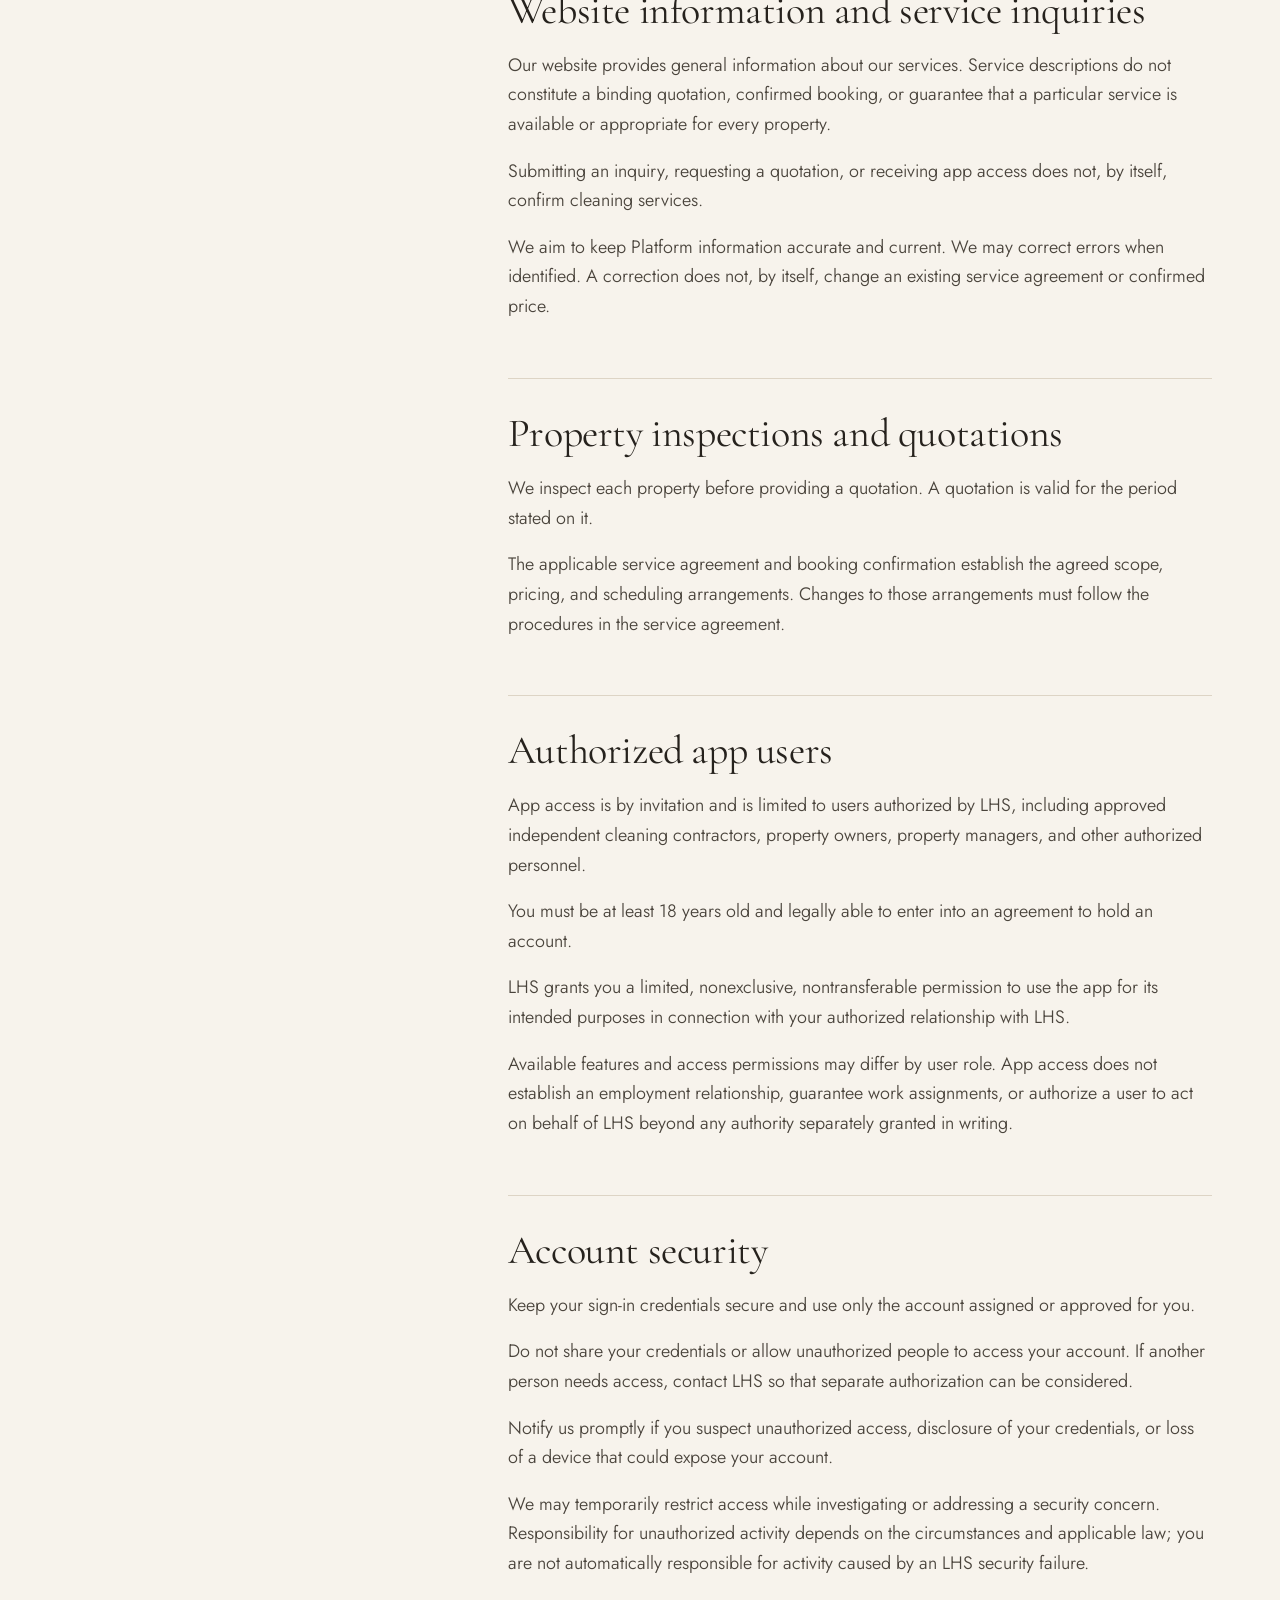
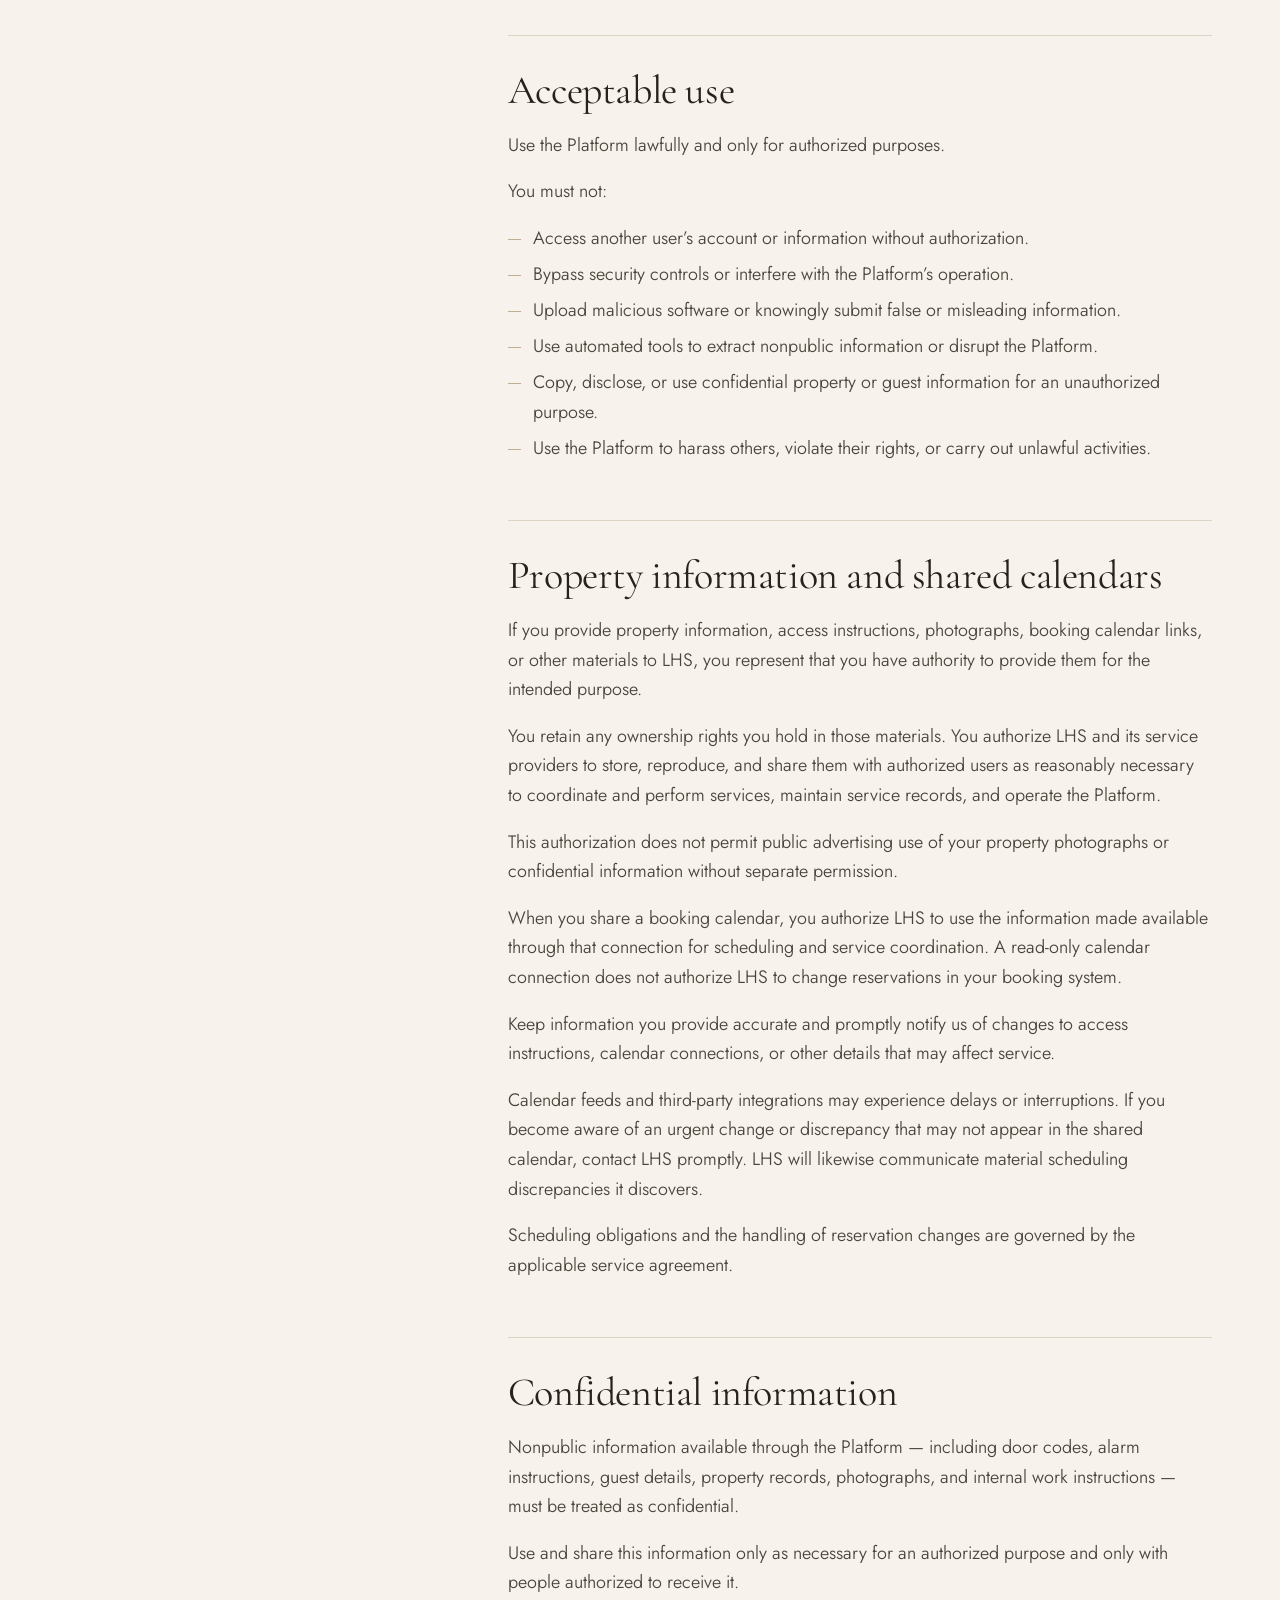
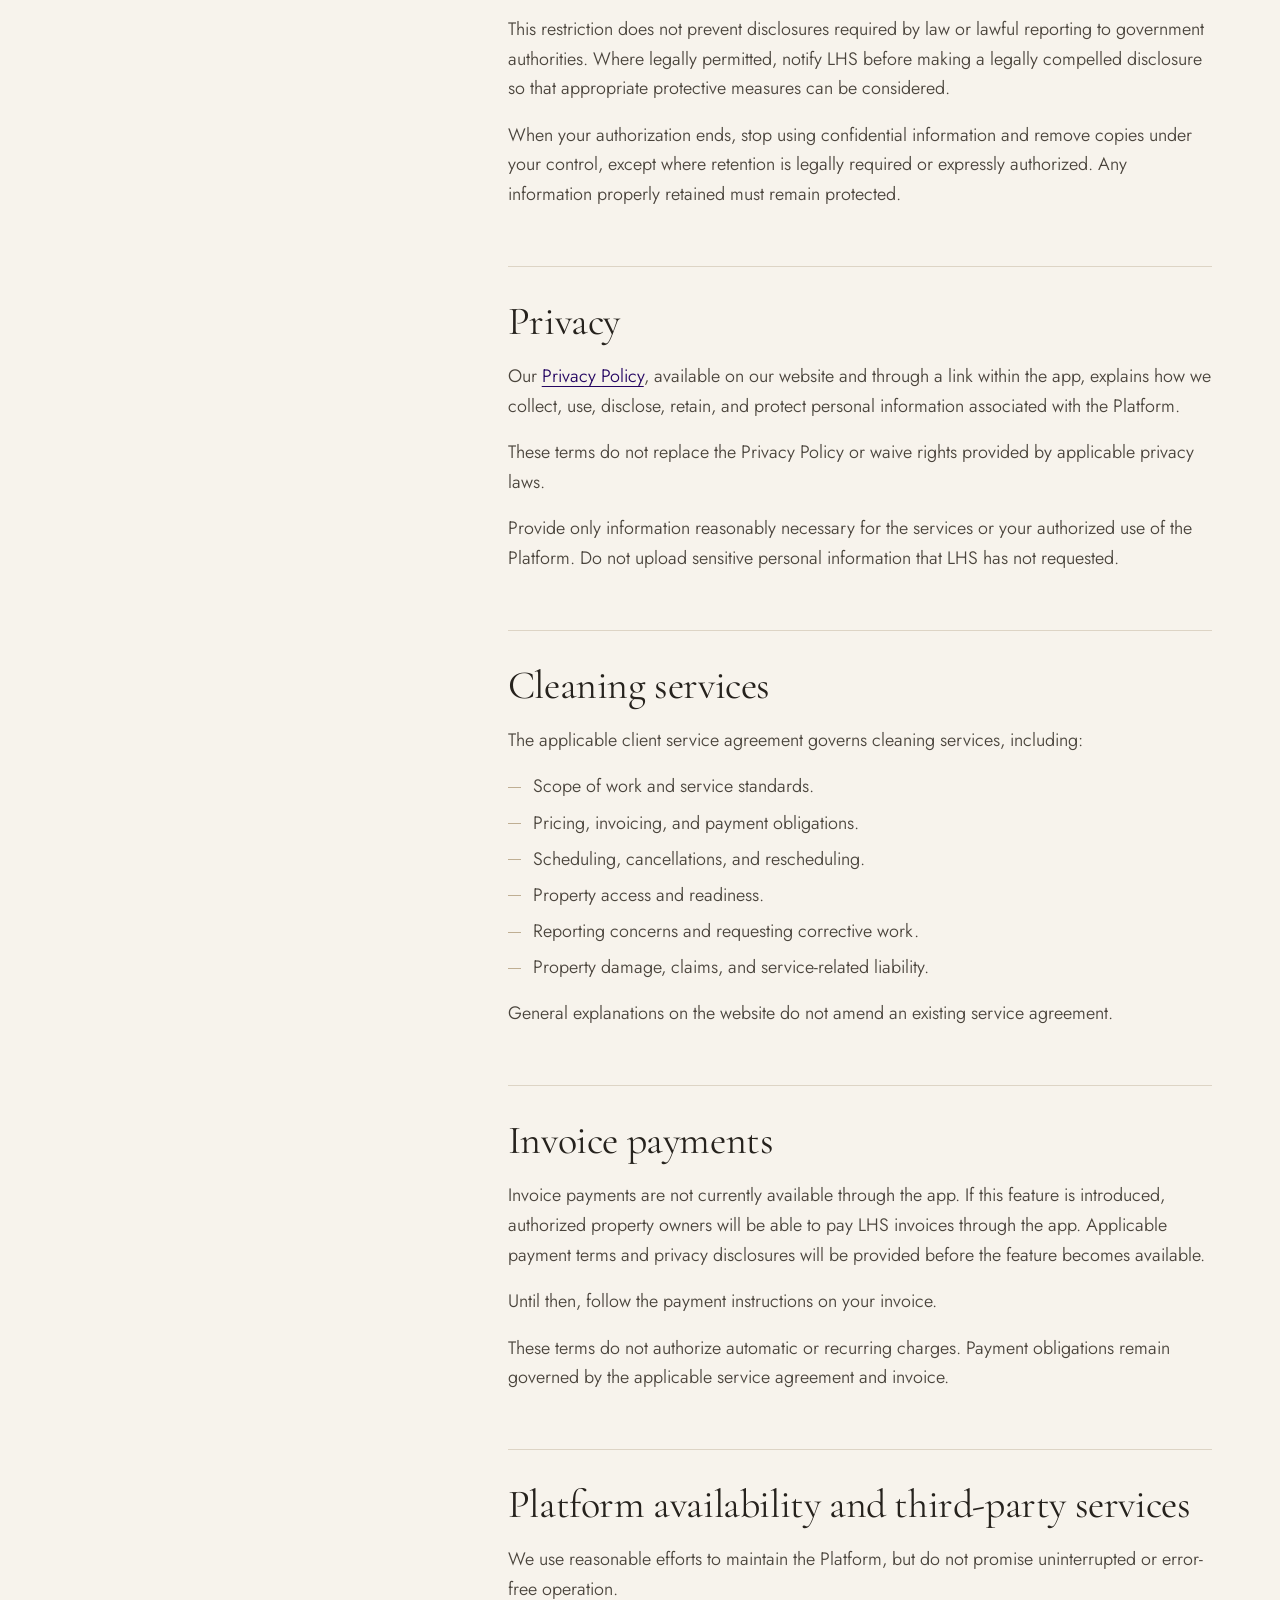
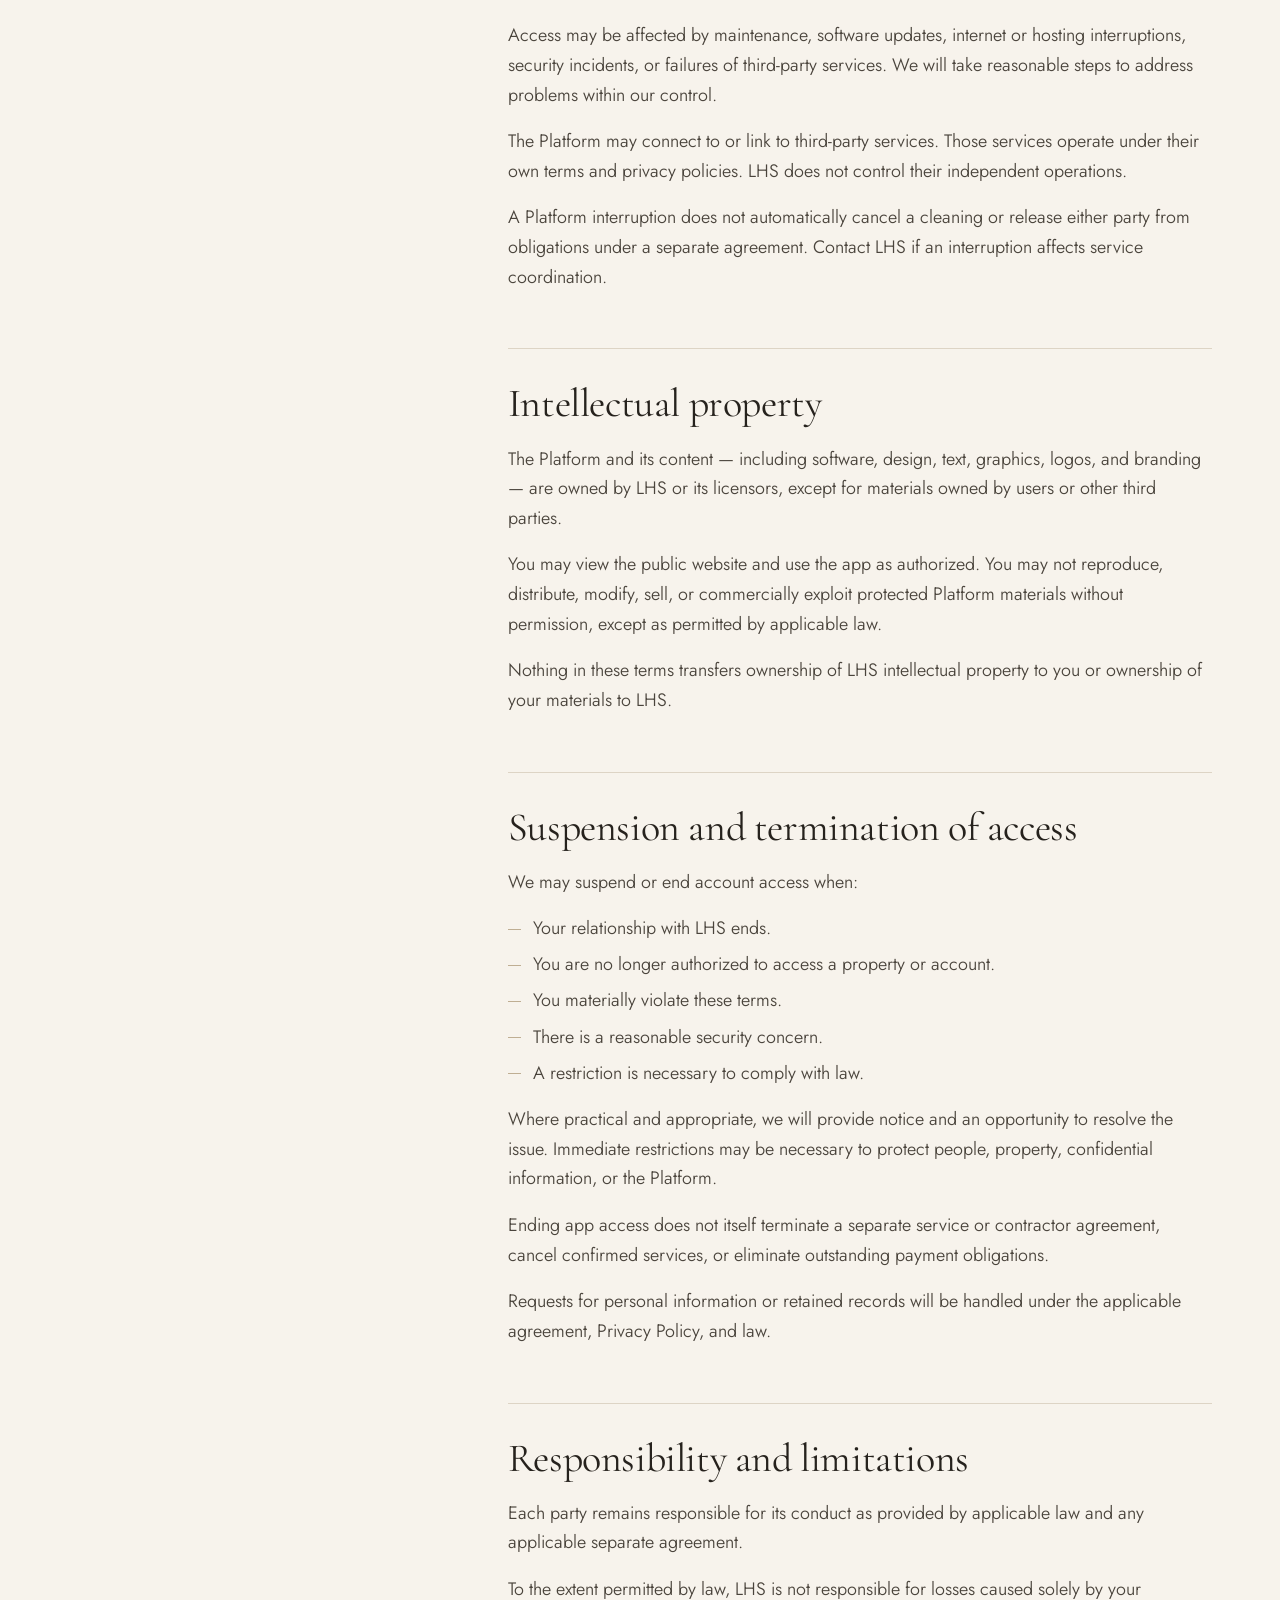
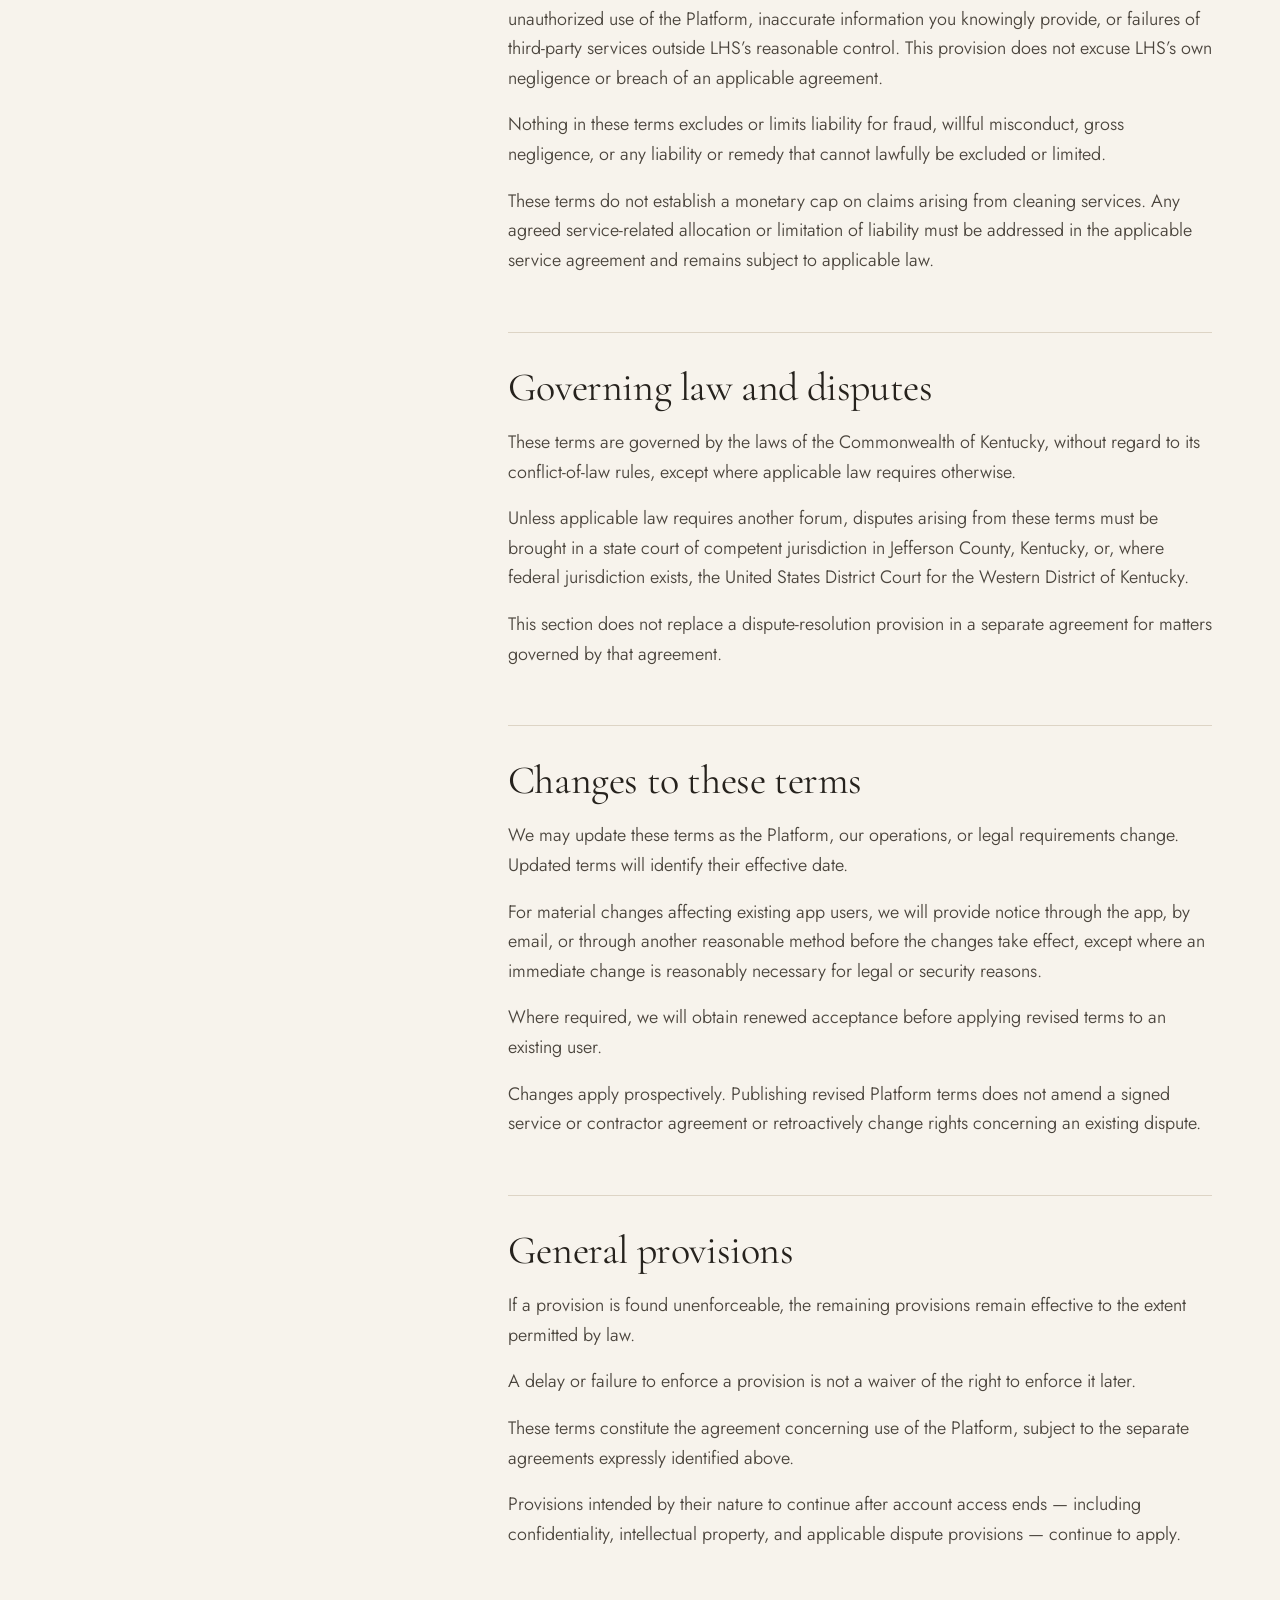
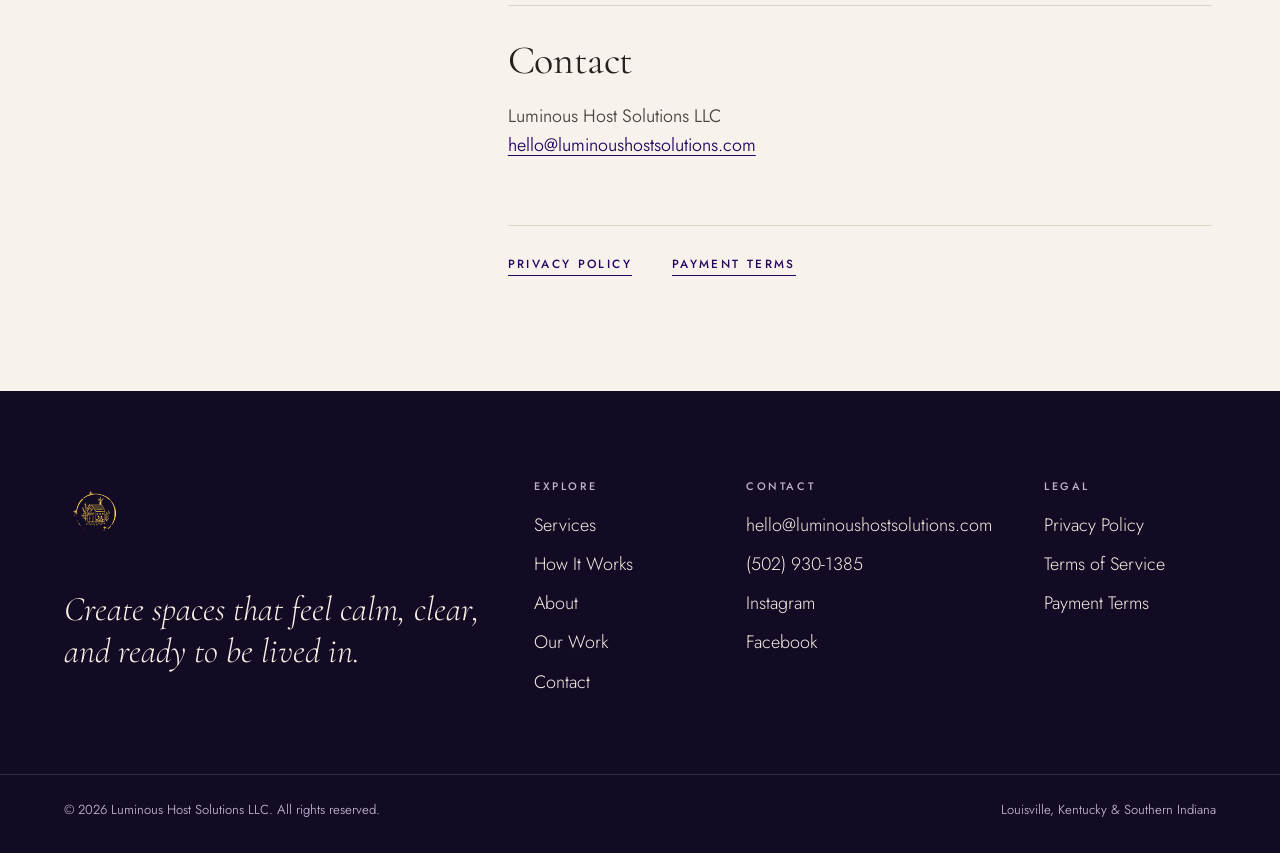
<file: terms/index.html>
<!DOCTYPE html>
<html lang="en">
<head>
<meta charset="utf-8">
<meta name="viewport" content="width=device-width, initial-scale=1, viewport-fit=cover">
<title>Terms of Service | Luminous Host Solutions</title>
<meta name="description" content="The terms under which Luminous Host Solutions LLC provides its website, app and services.">
<link rel="canonical" href="https://luminoushostsolutions.com/terms/">
<link rel="icon" type="image/png" href="../favicon.png" sizes="any">
<link rel="apple-touch-icon" href="../apple-touch-icon.png">
<meta name="theme-color" content="#f7f3ec">
<meta property="og:type" content="website">
<meta property="og:site_name" content="Luminous Host Solutions">
<meta property="og:title" content="Terms of Service | Luminous Host Solutions">
<meta property="og:description" content="The terms under which Luminous Host Solutions LLC provides its website, app and services.">
<meta property="og:image" content="https://luminoushostsolutions.com/og-image.jpg">
<link rel="preconnect" href="https://fonts.googleapis.com">
<link rel="preconnect" href="https://fonts.gstatic.com" crossorigin>
<link rel="stylesheet" href="https://fonts.googleapis.com/css2?family=Cormorant+Garamond:ital,wght@0,300..600;1,300..600&family=Jost:wght@300..600&display=swap">
<link rel="stylesheet" href="../assets/css/site.css">
</head>
<body class="page-legal">
<a href="#main" class="skip-link">Skip to content</a>
<header class="site-header is-scrolled" data-header>
  <div class="header-inner">
    <a href="../" class="brand" aria-label="Luminous Host Solutions home">
      <img src="../assets/images/logo-purple.svg" alt="" width="40" height="40">
      <span class="brand-name">Luminous <span>Host Solutions</span></span>
    </a>
    <nav class="nav-desktop" aria-label="Main">
      <a href="../#services">Services</a>
      <a href="../#how-it-works">How It Works</a>
      <a href="../#about">About</a>
      <a href="../#our-work">Our Work</a>
      <a href="../#quote">Contact</a>
    </nav>
    <a href="../#quote" class="pill pill--header">Request a Quote</a>
    <details class="nav-mobile">
      <summary aria-label="Menu"><span class="bars" aria-hidden="true"><span></span><span></span></span></summary>
      <nav class="nav-mobile-panel" aria-label="Main">
        <a href="../#services">Services</a>
        <a href="../#how-it-works">How It Works</a>
        <a href="../#about">About</a>
        <a href="../#our-work">Our Work</a>
        <a href="../#faq">Questions</a>
        <a href="../#quote">Contact</a>
        <a href="../#quote" class="pill pill--solid">Request a Quote</a>
      </nav>
    </details>
  </div>
</header>
<main id="main">
<article class="legal">
  <div class="wrap legal-head">
    <p class="eyebrow">Legal</p>
    <h1>Terms of Service</h1>
    <p class="updated">Last updated November 13, 2026</p>
  </div>
  <div class="wrap legal-layout">
    <nav class="legal-toc" aria-label="On this page"><h2>On this page</h2><ol><li><a href="#acceptance-of-these-terms">Acceptance of these terms</a></li><li><a href="#who-we-are">Who we are</a></li><li><a href="#website-information-and-service-inquiries">Website information and service inquiries</a></li><li><a href="#property-inspections-and-quotations">Property inspections and quotations</a></li><li><a href="#authorized-app-users">Authorized app users</a></li><li><a href="#account-security">Account security</a></li><li><a href="#acceptable-use">Acceptable use</a></li><li><a href="#property-information-and-shared-calendars">Property information and shared calendars</a></li><li><a href="#confidential-information">Confidential information</a></li><li><a href="#privacy">Privacy</a></li><li><a href="#cleaning-services">Cleaning services</a></li><li><a href="#invoice-payments">Invoice payments</a></li><li><a href="#platform-availability-and-third-party-services">Platform availability and third-party services</a></li><li><a href="#intellectual-property">Intellectual property</a></li><li><a href="#suspension-and-termination-of-access">Suspension and termination of access</a></li><li><a href="#responsibility-and-limitations">Responsibility and limitations</a></li><li><a href="#governing-law-and-disputes">Governing law and disputes</a></li><li><a href="#changes-to-these-terms">Changes to these terms</a></li><li><a href="#general-provisions">General provisions</a></li><li><a href="#contact">Contact</a></li></ol></nav>
    <div class="legal-body"><p>These Terms of Service govern access to and use of luminoushostsolutions.com and the Luminous Host Solutions mobile application, collectively referred to as the &ldquo;Platform.&rdquo;</p><p>&ldquo;LHS,&rdquo; &ldquo;we,&rdquo; &ldquo;us,&rdquo; and &ldquo;our&rdquo; mean Luminous Host Solutions LLC, a limited liability company organized in the Commonwealth of Kentucky.</p><p>These terms govern the use of our website and app. Cleaning services are governed by the applicable written client service agreement and any quotation or scope of work incorporated into that agreement. Work performed by independent contractors is governed by their separate contractor agreements.</p><p>If these terms conflict with an applicable signed client or contractor agreement concerning matters covered by that agreement, that agreement controls.</p><h2 id="acceptance-of-these-terms">Acceptance of these terms</h2><p>You must review and accept these terms before activating or using an authorized app account. If you do not agree, do not activate or use the account.</p><p>Browsing our public website does not, by itself, create a cleaning service agreement or confirm a booking.</p><p>If you accept these terms on behalf of a company, property owner, or other organization, you represent that you have authority to bind that organization.</p><h2 id="who-we-are">Who we are</h2><p>Luminous Host Solutions LLC provides cleaning and property care services.</p><p>For questions about the Platform or these terms, contact Luminous Host Solutions LLC, <a href="mailto:hello@luminoushostsolutions.com">hello@luminoushostsolutions.com</a>.</p><h2 id="website-information-and-service-inquiries">Website information and service inquiries</h2><p>Our website provides general information about our services. Service descriptions do not constitute a binding quotation, confirmed booking, or guarantee that a particular service is available or appropriate for every property.</p><p>Submitting an inquiry, requesting a quotation, or receiving app access does not, by itself, confirm cleaning services.</p><p>We aim to keep Platform information accurate and current. We may correct errors when identified. A correction does not, by itself, change an existing service agreement or confirmed price.</p><h2 id="property-inspections-and-quotations">Property inspections and quotations</h2><p>We inspect each property before providing a quotation. A quotation is valid for the period stated on it.</p><p>The applicable service agreement and booking confirmation establish the agreed scope, pricing, and scheduling arrangements. Changes to those arrangements must follow the procedures in the service agreement.</p><h2 id="authorized-app-users">Authorized app users</h2><p>App access is by invitation and is limited to users authorized by LHS, including approved independent cleaning contractors, property owners, property managers, and other authorized personnel.</p><p>You must be at least 18 years old and legally able to enter into an agreement to hold an account.</p><p>LHS grants you a limited, nonexclusive, nontransferable permission to use the app for its intended purposes in connection with your authorized relationship with LHS.</p><p>Available features and access permissions may differ by user role. App access does not establish an employment relationship, guarantee work assignments, or authorize a user to act on behalf of LHS beyond any authority separately granted in writing.</p><h2 id="account-security">Account security</h2><p>Keep your sign-in credentials secure and use only the account assigned or approved for you.</p><p>Do not share your credentials or allow unauthorized people to access your account. If another person needs access, contact LHS so that separate authorization can be considered.</p><p>Notify us promptly if you suspect unauthorized access, disclosure of your credentials, or loss of a device that could expose your account.</p><p>We may temporarily restrict access while investigating or addressing a security concern. Responsibility for unauthorized activity depends on the circumstances and applicable law; you are not automatically responsible for activity caused by an LHS security failure.</p><h2 id="acceptable-use">Acceptable use</h2><p>Use the Platform lawfully and only for authorized purposes.</p><p>You must not:</p><ul><li>Access another user&rsquo;s account or information without authorization.</li><li>Bypass security controls or interfere with the Platform&rsquo;s operation.</li><li>Upload malicious software or knowingly submit false or misleading information.</li><li>Use automated tools to extract nonpublic information or disrupt the Platform.</li><li>Copy, disclose, or use confidential property or guest information for an unauthorized purpose.</li><li>Use the Platform to harass others, violate their rights, or carry out unlawful activities.</li></ul><h2 id="property-information-and-shared-calendars">Property information and shared calendars</h2><p>If you provide property information, access instructions, photographs, booking calendar links, or other materials to LHS, you represent that you have authority to provide them for the intended purpose.</p><p>You retain any ownership rights you hold in those materials. You authorize LHS and its service providers to store, reproduce, and share them with authorized users as reasonably necessary to coordinate and perform services, maintain service records, and operate the Platform.</p><p>This authorization does not permit public advertising use of your property photographs or confidential information without separate permission.</p><p>When you share a booking calendar, you authorize LHS to use the information made available through that connection for scheduling and service coordination. A read-only calendar connection does not authorize LHS to change reservations in your booking system.</p><p>Keep information you provide accurate and promptly notify us of changes to access instructions, calendar connections, or other details that may affect service.</p><p>Calendar feeds and third-party integrations may experience delays or interruptions. If you become aware of an urgent change or discrepancy that may not appear in the shared calendar, contact LHS promptly. LHS will likewise communicate material scheduling discrepancies it discovers.</p><p>Scheduling obligations and the handling of reservation changes are governed by the applicable service agreement.</p><h2 id="confidential-information">Confidential information</h2><p>Nonpublic information available through the Platform &mdash; including door codes, alarm instructions, guest details, property records, photographs, and internal work instructions &mdash; must be treated as confidential.</p><p>Use and share this information only as necessary for an authorized purpose and only with people authorized to receive it.</p><p>This restriction does not prevent disclosures required by law or lawful reporting to government authorities. Where legally permitted, notify LHS before making a legally compelled disclosure so that appropriate protective measures can be considered.</p><p>When your authorization ends, stop using confidential information and remove copies under your control, except where retention is legally required or expressly authorized. Any information properly retained must remain protected.</p><h2 id="privacy">Privacy</h2><p>Our <a href="../privacy/">Privacy Policy</a>, available on our website and through a link within the app, explains how we collect, use, disclose, retain, and protect personal information associated with the Platform.</p><p>These terms do not replace the Privacy Policy or waive rights provided by applicable privacy laws.</p><p>Provide only information reasonably necessary for the services or your authorized use of the Platform. Do not upload sensitive personal information that LHS has not requested.</p><h2 id="cleaning-services">Cleaning services</h2><p>The applicable client service agreement governs cleaning services, including:</p><ul><li>Scope of work and service standards.</li><li>Pricing, invoicing, and payment obligations.</li><li>Scheduling, cancellations, and rescheduling.</li><li>Property access and readiness.</li><li>Reporting concerns and requesting corrective work.</li><li>Property damage, claims, and service-related liability.</li></ul><p>General explanations on the website do not amend an existing service agreement.</p><h2 id="invoice-payments">Invoice payments</h2><p>Invoice payments are not currently available through the app. If this feature is introduced, authorized property owners will be able to pay LHS invoices through the app. Applicable payment terms and privacy disclosures will be provided before the feature becomes available.</p><p>Until then, follow the payment instructions on your invoice.</p><p>These terms do not authorize automatic or recurring charges. Payment obligations remain governed by the applicable service agreement and invoice.</p><h2 id="platform-availability-and-third-party-services">Platform availability and third-party services</h2><p>We use reasonable efforts to maintain the Platform, but do not promise uninterrupted or error-free operation.</p><p>Access may be affected by maintenance, software updates, internet or hosting interruptions, security incidents, or failures of third-party services. We will take reasonable steps to address problems within our control.</p><p>The Platform may connect to or link to third-party services. Those services operate under their own terms and privacy policies. LHS does not control their independent operations.</p><p>A Platform interruption does not automatically cancel a cleaning or release either party from obligations under a separate agreement. Contact LHS if an interruption affects service coordination.</p><h2 id="intellectual-property">Intellectual property</h2><p>The Platform and its content &mdash; including software, design, text, graphics, logos, and branding &mdash; are owned by LHS or its licensors, except for materials owned by users or other third parties.</p><p>You may view the public website and use the app as authorized. You may not reproduce, distribute, modify, sell, or commercially exploit protected Platform materials without permission, except as permitted by applicable law.</p><p>Nothing in these terms transfers ownership of LHS intellectual property to you or ownership of your materials to LHS.</p><h2 id="suspension-and-termination-of-access">Suspension and termination of access</h2><p>We may suspend or end account access when:</p><ul><li>Your relationship with LHS ends.</li><li>You are no longer authorized to access a property or account.</li><li>You materially violate these terms.</li><li>There is a reasonable security concern.</li><li>A restriction is necessary to comply with law.</li></ul><p>Where practical and appropriate, we will provide notice and an opportunity to resolve the issue. Immediate restrictions may be necessary to protect people, property, confidential information, or the Platform.</p><p>Ending app access does not itself terminate a separate service or contractor agreement, cancel confirmed services, or eliminate outstanding payment obligations.</p><p>Requests for personal information or retained records will be handled under the applicable agreement, Privacy Policy, and law.</p><h2 id="responsibility-and-limitations">Responsibility and limitations</h2><p>Each party remains responsible for its conduct as provided by applicable law and any applicable separate agreement.</p><p>To the extent permitted by law, LHS is not responsible for losses caused solely by your unauthorized use of the Platform, inaccurate information you knowingly provide, or failures of third-party services outside LHS&rsquo;s reasonable control. This provision does not excuse LHS&rsquo;s own negligence or breach of an applicable agreement.</p><p>Nothing in these terms excludes or limits liability for fraud, willful misconduct, gross negligence, or any liability or remedy that cannot lawfully be excluded or limited.</p><p>These terms do not establish a monetary cap on claims arising from cleaning services. Any agreed service-related allocation or limitation of liability must be addressed in the applicable service agreement and remains subject to applicable law.</p><h2 id="governing-law-and-disputes">Governing law and disputes</h2><p>These terms are governed by the laws of the Commonwealth of Kentucky, without regard to its conflict-of-law rules, except where applicable law requires otherwise.</p><p>Unless applicable law requires another forum, disputes arising from these terms must be brought in a state court of competent jurisdiction in Jefferson County, Kentucky, or, where federal jurisdiction exists, the United States District Court for the Western District of Kentucky.</p><p>This section does not replace a dispute-resolution provision in a separate agreement for matters governed by that agreement.</p><h2 id="changes-to-these-terms">Changes to these terms</h2><p>We may update these terms as the Platform, our operations, or legal requirements change. Updated terms will identify their effective date.</p><p>For material changes affecting existing app users, we will provide notice through the app, by email, or through another reasonable method before the changes take effect, except where an immediate change is reasonably necessary for legal or security reasons.</p><p>Where required, we will obtain renewed acceptance before applying revised terms to an existing user.</p><p>Changes apply prospectively. Publishing revised Platform terms does not amend a signed service or contractor agreement or retroactively change rights concerning an existing dispute.</p><h2 id="general-provisions">General provisions</h2><p>If a provision is found unenforceable, the remaining provisions remain effective to the extent permitted by law.</p><p>A delay or failure to enforce a provision is not a waiver of the right to enforce it later.</p><p>These terms constitute the agreement concerning use of the Platform, subject to the separate agreements expressly identified above.</p><p>Provisions intended by their nature to continue after account access ends &mdash; including confidentiality, intellectual property, and applicable dispute provisions &mdash; continue to apply.</p><h2 id="contact">Contact</h2><p>Luminous Host Solutions LLC<br><a href="mailto:hello@luminoushostsolutions.com">hello@luminoushostsolutions.com</a></p>
      <div class="legal-others"><a class="textlink" href="../privacy/">Privacy Policy</a><a class="textlink" href="../payment-terms/">Payment Terms</a></div>
    </div>
  </div>
</article>
</main>
<footer class="site-footer">
  <div class="wrap footer__top">
    <div class="footer__brand">
      <img src="../assets/images/logo-gold.svg" alt="" width="64" height="64" loading="lazy">
      <p>Create spaces that feel calm, clear, and ready to be lived in.</p>
    </div>
    <div class="footer__col"><h2>Explore</h2><ul>
      <li><a href="../#services">Services</a></li><li><a href="../#how-it-works">How It Works</a></li>
      <li><a href="../#about">About</a></li><li><a href="../#our-work">Our Work</a></li><li><a href="../#quote">Contact</a></li></ul></div>
    <div class="footer__col"><h2>Contact</h2><ul>
      <li><a href="mailto:hello@luminoushostsolutions.com">hello@luminoushostsolutions.com</a></li>
      <li><a href="tel:5029301385">(502) 930-1385</a></li>
      <li><a href="https://instagram.com/luminoushostsolutions" target="_blank" rel="me noopener" aria-label="Instagram (opens in a new window)">Instagram</a></li>
      <li><a href="https://www.facebook.com/luminoushostsolutions" target="_blank" rel="me noopener" aria-label="Facebook (opens in a new window)">Facebook</a></li></ul></div>
    <div class="footer__col"><h2>Legal</h2><ul>
      <li><a href="../privacy/">Privacy Policy</a></li><li><a href="../terms/">Terms of Service</a></li><li><a href="../payment-terms/">Payment Terms</a></li></ul></div>
  </div>
  <div class="wrap footer__base"><p>&copy; 2026 Luminous Host Solutions LLC. All rights reserved.</p><p>Louisville, Kentucky &amp; Southern Indiana</p></div>
</footer>
<script src="../assets/js/site.js" defer></script>
</body>
</html>
</file>
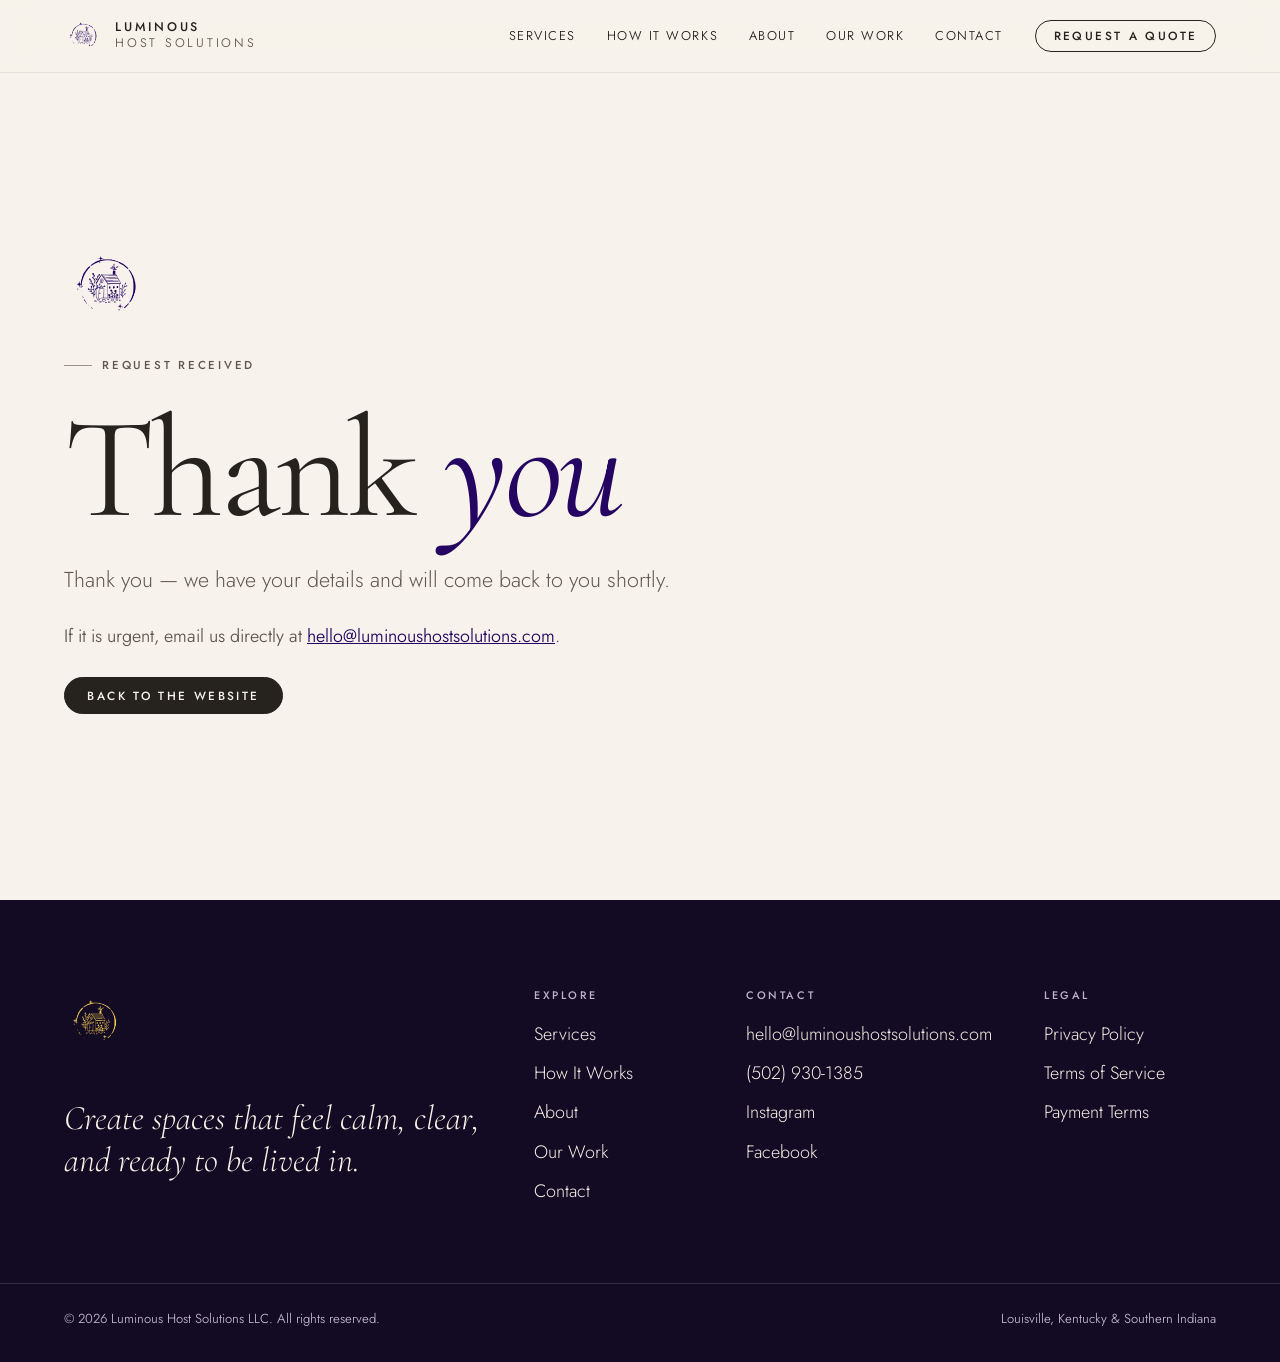
<file: thank-you/index.html>
<!DOCTYPE html>
<html lang="en">
<head>
<meta charset="utf-8">
<meta name="viewport" content="width=device-width, initial-scale=1, viewport-fit=cover">
<title>Thank you | Luminous Host Solutions</title>
<meta name="description" content="We have your inquiry.">
<link rel="canonical" href="https://luminoushostsolutions.com/thank-you/">
<meta name="robots" content="noindex">
<link rel="icon" type="image/png" href="../favicon.png" sizes="any">
<link rel="apple-touch-icon" href="../apple-touch-icon.png">
<meta name="theme-color" content="#f7f3ec">
<meta property="og:type" content="website">
<meta property="og:site_name" content="Luminous Host Solutions">
<meta property="og:title" content="Thank you | Luminous Host Solutions">
<meta property="og:description" content="We have your inquiry.">
<meta property="og:image" content="https://luminoushostsolutions.com/og-image.jpg">
<link rel="preconnect" href="https://fonts.googleapis.com">
<link rel="preconnect" href="https://fonts.gstatic.com" crossorigin>
<link rel="stylesheet" href="https://fonts.googleapis.com/css2?family=Cormorant+Garamond:ital,wght@0,300..600;1,300..600&family=Jost:wght@300..600&display=swap">
<link rel="stylesheet" href="../assets/css/site.css">
</head>
<body class="page-plain">
<a href="#main" class="skip-link">Skip to content</a>
<header class="site-header is-scrolled" data-header>
  <div class="header-inner">
    <a href="../" class="brand" aria-label="Luminous Host Solutions home">
      <img src="../assets/images/logo-purple.svg" alt="" width="40" height="40">
      <span class="brand-name">Luminous <span>Host Solutions</span></span>
    </a>
    <nav class="nav-desktop" aria-label="Main">
      <a href="../#services">Services</a>
      <a href="../#how-it-works">How It Works</a>
      <a href="../#about">About</a>
      <a href="../#our-work">Our Work</a>
      <a href="../#quote">Contact</a>
    </nav>
    <a href="../#quote" class="pill pill--header">Request a Quote</a>
    <details class="nav-mobile">
      <summary aria-label="Menu"><span class="bars" aria-hidden="true"><span></span><span></span></span></summary>
      <nav class="nav-mobile-panel" aria-label="Main">
        <a href="../#services">Services</a>
        <a href="../#how-it-works">How It Works</a>
        <a href="../#about">About</a>
        <a href="../#our-work">Our Work</a>
        <a href="../#faq">Questions</a>
        <a href="../#quote">Contact</a>
        <a href="../#quote" class="pill pill--solid">Request a Quote</a>
      </nav>
    </details>
  </div>
</header>
<main id="main">
<section class="thanks">
  <div class="wrap thanks-inner">
    <img src="../assets/images/logo-purple.svg" alt="" width="88" height="88">
    <p class="eyebrow">Request received</p>
    <h1>Thank <em>you</em></h1>
    <p class="lede">Thank you — we have your details and will come back to you shortly.</p>
    <p class="note">If it is urgent, email us directly at <a href="mailto:hello@luminoushostsolutions.com">hello@luminoushostsolutions.com</a>.</p>
    <a href="../" class="pill pill--solid">Back to the website</a>
  </div>
</section>
</main>
<footer class="site-footer">
  <div class="wrap footer__top">
    <div class="footer__brand">
      <img src="../assets/images/logo-gold.svg" alt="" width="64" height="64" loading="lazy">
      <p>Create spaces that feel calm, clear, and ready to be lived in.</p>
    </div>
    <div class="footer__col"><h2>Explore</h2><ul>
      <li><a href="../#services">Services</a></li><li><a href="../#how-it-works">How It Works</a></li>
      <li><a href="../#about">About</a></li><li><a href="../#our-work">Our Work</a></li><li><a href="../#quote">Contact</a></li></ul></div>
    <div class="footer__col"><h2>Contact</h2><ul>
      <li><a href="mailto:hello@luminoushostsolutions.com">hello@luminoushostsolutions.com</a></li>
      <li><a href="tel:5029301385">(502) 930-1385</a></li>
      <li><a href="https://instagram.com/luminoushostsolutions" target="_blank" rel="me noopener" aria-label="Instagram (opens in a new window)">Instagram</a></li>
      <li><a href="https://www.facebook.com/luminoushostsolutions" target="_blank" rel="me noopener" aria-label="Facebook (opens in a new window)">Facebook</a></li></ul></div>
    <div class="footer__col"><h2>Legal</h2><ul>
      <li><a href="../privacy/">Privacy Policy</a></li><li><a href="../terms/">Terms of Service</a></li><li><a href="../payment-terms/">Payment Terms</a></li></ul></div>
  </div>
  <div class="wrap footer__base"><p>&copy; 2026 Luminous Host Solutions LLC. All rights reserved.</p><p>Louisville, Kentucky &amp; Southern Indiana</p></div>
</footer>
<script src="../assets/js/site.js" defer></script>
</body>
</html>
</file>
<file: assets/css/site.css>
/* ==========================================================================
   Luminous Host Solutions — site styles
   Palette: warm whites, stone, sand, charcoal; brand purple as the accent.
   Type: Cormorant Garamond (display) + Jost (text, the brand's existing face).
   ========================================================================== */

:root {
  --paper: #f7f3ec;
  --bone: #efe8dc;
  --stone: #ddd4c5;
  --sand: #bfae93;
  --sage: #e2e5d8;
  --sage-deep: #6f7a63;
  --ink: #26221d;
  --ink-soft: #5f584e;
  --ink-faint: #8d8578;
  --plum: #240561;
  --plum-deep: #1b1030;
  --plum-night: #130a24;
  --gold: #f6cb51;
  --gold-warm: #e8b63a;
  --on-dark: #f5efe4;
  --on-dark-soft: #bdb2cf;

  --font-display: "Cormorant Garamond", "Iowan Old Style", "Palatino Linotype", Georgia, serif;
  --font-text: "Jost", "Century Gothic", "Futura", system-ui, sans-serif;

  --gutter: clamp(1.25rem, 5vw, 4.5rem);
  --page: 88rem;
  --header-h: 4.5rem;
  --ease: cubic-bezier(.22, .7, .2, 1);
}

*, *::before, *::after { box-sizing: border-box; }
html { -webkit-text-size-adjust: 100%; scroll-behavior: smooth; scroll-padding-top: var(--header-h); }
@media (prefers-reduced-motion: reduce) { html { scroll-behavior: auto; } }
body {
  margin: 0;
  background: var(--paper);
  color: var(--ink);
  font-family: var(--font-text);
  font-size: clamp(1rem, .95rem + .25vw, 1.125rem);
  font-weight: 350;
  line-height: 1.65;
  -webkit-font-smoothing: antialiased;
  text-rendering: optimizeLegibility;
  overflow-x: clip;
}
img { display: block; max-width: 100%; height: auto; }
figure { margin: 0; }
h1, h2, h3, p, ol, ul, dl, dd, blockquote { margin: 0; }
ol, ul { padding: 0; list-style: none; }
a { color: inherit; }
:focus-visible { outline: 2px solid var(--plum); outline-offset: 3px; border-radius: 2px; }
.quote :focus-visible, .site-footer :focus-visible { outline-color: var(--gold); }
::selection { background: var(--plum); color: var(--paper); }

.wrap { width: 100%; max-width: var(--page); margin-inline: auto; padding-inline: var(--gutter); }
.skip-link { position: absolute; left: 1rem; top: -4rem; z-index: 100; background: var(--ink); color: var(--paper); padding: .7rem 1rem; text-decoration: none; }
.skip-link:focus { top: 1rem; }

/* ---------- type ---------- */
.eyebrow {
  display: flex; align-items: center; gap: .9em;
  font-size: .72rem; font-weight: 500; letter-spacing: .24em; text-transform: uppercase;
  color: var(--ink-soft);
}
.eyebrow::before { content: ""; width: 2.4em; height: 1px; background: currentColor; opacity: .6; }
.display {
  font-family: var(--font-display);
  font-weight: 400;
  font-size: clamp(2.4rem, 1.4rem + 4.2vw, 5.25rem);
  line-height: 1.02;
  letter-spacing: -.015em;
  text-wrap: balance;
}
.display em, .hero__title em, .scene__line em { font-style: italic; font-weight: 400; color: var(--plum); }
.display--sm { font-size: clamp(2rem, 1.4rem + 2.4vw, 3.5rem); }
.lede { font-size: clamp(1.08rem, 1rem + .45vw, 1.35rem); line-height: 1.55; color: var(--ink-soft); max-width: 34em; font-weight: 300; }

/* ---------- controls ---------- */
.pill {
  display: inline-flex; align-items: center; justify-content: center;
  padding: .95em 1.9em; border: 1px solid var(--ink); border-radius: 999px;
  font: 500 .74rem/1 var(--font-text); letter-spacing: .2em; text-transform: uppercase; text-decoration: none;
  color: var(--ink); background: transparent; cursor: pointer;
  transition: background .35s var(--ease), color .35s var(--ease), border-color .35s var(--ease);
}
.pill:hover { background: var(--ink); color: var(--paper); }
.pill--solid { background: var(--ink); color: var(--paper); }
.pill--solid:hover { background: var(--plum); border-color: var(--plum); }
.pill--gold { background: var(--gold); border-color: var(--gold); color: var(--plum-deep); padding: 1.15em 2.4em; }
.pill--gold:hover { background: var(--on-dark); border-color: var(--on-dark); color: var(--plum-deep); }
.textlink {
  font: 500 .74rem/1 var(--font-text); letter-spacing: .2em; text-transform: uppercase; text-decoration: none;
  padding-bottom: .5em; background: linear-gradient(currentColor, currentColor) 0 100% / 100% 1px no-repeat;
  transition: background-size .4s var(--ease);
}
.textlink:hover { background-size: 35% 1px; }

/* ---------- header ---------- */
.site-header {
  position: fixed; inset: 0 0 auto 0; z-index: 50; height: var(--header-h);
  transition: background .4s, box-shadow .4s, transform .5s var(--ease);
}
.site-header.is-scrolled { background: rgb(247 243 236 / .86); -webkit-backdrop-filter: blur(14px) saturate(1.2); backdrop-filter: blur(14px) saturate(1.2); box-shadow: 0 1px 0 rgb(38 34 29 / .08); }
.header-inner { height: 100%; display: flex; align-items: center; gap: 2rem; padding-inline: var(--gutter); }
.brand { display: inline-flex; align-items: center; gap: .7rem; text-decoration: none; margin-right: auto; }
.brand img { width: 2.5rem; height: 2.5rem; }
.brand-name { font: 500 .78rem/1.25 var(--font-text); letter-spacing: .22em; text-transform: uppercase; }
.brand-name span { display: block; font-weight: 350; letter-spacing: .22em; color: var(--ink-soft); }
.nav-desktop { display: none; gap: clamp(1.2rem, 2.4vw, 2.4rem); }
.nav-desktop a { font-size: .8rem; letter-spacing: .12em; text-transform: uppercase; text-decoration: none; position: relative; padding-block: .4rem; }
.nav-desktop a::after { content: ""; position: absolute; left: 0; right: 0; bottom: 0; height: 1px; background: currentColor; transform: scaleX(0); transform-origin: right; transition: transform .4s var(--ease); }
.nav-desktop a:hover::after { transform: scaleX(1); transform-origin: left; }
.pill--header { display: none; padding: .8em 1.5em; }
.nav-mobile summary { list-style: none; cursor: pointer; width: 2.75rem; height: 2.75rem; display: grid; place-items: center; }
.nav-mobile summary::-webkit-details-marker { display: none; }
.bars { display: grid; gap: 7px; width: 1.6rem; }
.bars span { height: 1px; background: var(--ink); transition: transform .35s var(--ease); }
.nav-mobile[open] .bars span:first-child { transform: translateY(4px) rotate(45deg); }
.nav-mobile[open] .bars span:last-child { transform: translateY(-4px) rotate(-45deg); }
.nav-mobile-panel {
  position: fixed; inset: var(--header-h) 0 auto 0; background: var(--paper);
  padding: 1.5rem var(--gutter) 2.25rem; display: grid; gap: .2rem;
  box-shadow: 0 30px 50px -30px rgb(38 34 29 / .35); border-top: 1px solid var(--stone);
}
.nav-mobile-panel a:not(.pill) { font: 400 1.9rem/1.3 var(--font-display); text-decoration: none; padding-block: .25rem; }
.nav-mobile-panel .pill { margin-top: 1.25rem; justify-self: start; }
.nav-mobile[open] ~ * { pointer-events: none; }
@media (min-width: 62rem) {
  .nav-desktop { display: flex; }
  .pill--header { display: inline-flex; }
  .nav-mobile { display: none; }
}

/* ==========================================================================
   OPENING FILM
   Default (no .motion): a plain hero followed by four captioned photographs.
   With .motion: one pinned viewport the scroll moves a camera through.
   ========================================================================== */
.hero { padding: calc(var(--header-h) + 3rem) var(--gutter) 3rem; max-width: 60rem; }
.hero__title {
  font-family: var(--font-display); font-weight: 400;
  font-size: clamp(2.7rem, 1.2rem + 6.2vw, 6.4rem); line-height: .98; letter-spacing: -.02em;
  margin-top: 1.4rem; text-wrap: balance;
}
.hero__body { margin-top: 1.6rem; max-width: 30em; color: var(--ink-soft); font-size: clamp(1rem, .95rem + .35vw, 1.2rem); line-height: 1.55; font-weight: 300; }
.hero__actions { margin-top: 2rem; display: flex; flex-wrap: wrap; align-items: center; gap: 1.75rem; }
.hero__area { margin-top: 2.5rem; font-size: .72rem; letter-spacing: .2em; text-transform: uppercase; color: var(--ink-faint); }

.film__frame { display: grid; gap: 3rem; padding: 0 var(--gutter) 4rem; }
.scene__img { position: relative; overflow: hidden; }
.scene__img img { width: 100%; aspect-ratio: 3 / 2; object-fit: cover; }
.scene__cap { display: grid; gap: .5rem; margin-top: 1.1rem; }
.scene__no { font-size: .72rem; letter-spacing: .24em; text-transform: uppercase; color: var(--ink-soft); }
.scene__line { font-family: var(--font-display); font-size: clamp(1.9rem, 1.2rem + 3.4vw, 4.6rem); line-height: 1.02; letter-spacing: -.015em; text-wrap: balance; }
.scene__note { max-width: 30em; color: var(--ink-soft); font-weight: 300; }
.film__rail, .film__hint, .film__scrim { display: none; }

.motion .film__stage { position: relative; height: 100vh; height: 100svh; overflow: hidden; background: var(--paper); }
.motion .hero {
  position: absolute; z-index: 3; inset: 0 auto 0 0; width: 52vw; max-width: none;
  display: flex; flex-direction: column; justify-content: center;
  padding: var(--header-h) 3vw 2rem var(--gutter);
}
.motion .film__frame {
  --clip-start: inset(15vh 4vw 8vh 54vw round 3px);
  position: absolute; inset: 0; display: block; padding: 0;
  clip-path: var(--clip-start); will-change: clip-path;
}
.motion .scene { position: absolute; inset: 0; }
.motion .scene__img { position: absolute; inset: 0; will-change: clip-path; }
.motion .scene__img::after { content: ""; position: absolute; inset: 0; background: linear-gradient(to top, rgb(22 17 12 / .62), rgb(22 17 12 / .12) 45%, rgb(22 17 12 / 0) 65%); opacity: var(--scrim, 1); }
.motion .scene:first-child .scene__img::after { opacity: var(--scrim, 0); }
.motion .scene__img img, .motion .scene__img video { width: 100%; height: 100%; aspect-ratio: auto; object-fit: cover; will-change: transform; }
.motion .scene:first-child .scene__img img { transform: translate3d(25vw, 3.5vh, 0) scale(.8); }
.motion .scene:not(:first-child) .scene__img { clip-path: inset(100% 0 0 0); }
.motion .scene__cap {
  position: absolute; z-index: 2; left: var(--gutter); right: 22vw; bottom: clamp(3.5rem, 10vh, 7rem);
  margin: 0; color: #fff; gap: .9rem;
}
.motion .scene__no { color: rgb(255 255 255 / .82); }
.motion .scene__line { max-width: 15em; text-shadow: 0 1px 30px rgb(0 0 0 / .25); }
.motion .scene__line em { color: #fff; }
.motion .scene__note { color: rgb(255 255 255 / .86); font-size: 1.05rem; }
.motion .film__rail {
  display: grid; gap: .9rem; position: absolute; z-index: 4; right: var(--gutter); bottom: clamp(3.5rem, 10vh, 7rem);
  font-size: .68rem; letter-spacing: .24em; text-transform: uppercase; color: rgb(255 255 255 / .5); text-align: right; opacity: 0;
}
.motion .film__rail li { display: flex; align-items: center; justify-content: flex-end; gap: .9em; transition: color .4s; }
.motion .film__rail li::after { content: ""; width: 1.2em; height: 1px; background: currentColor; transition: width .5s var(--ease); }
.motion .film__rail li.is-active { color: #fff; }
.motion .film__rail li.is-active::after { width: 3.2em; }
.motion .film__hint {
  display: block; position: absolute; z-index: 4; left: var(--gutter); bottom: 1.6rem;
  font-size: .66rem; letter-spacing: .3em; text-transform: uppercase; color: var(--ink-faint);
  padding-left: 3.4em;
}
.motion .film__hint::before { content: ""; position: absolute; left: 0; top: 50%; width: 2.6em; height: 1px; background: currentColor; transform-origin: left; animation: hint 2.4s var(--ease) infinite; }
@keyframes hint { 0% { transform: scaleX(0); } 50% { transform: scaleX(1); } 100% { transform: scaleX(1); opacity: 0; } }

@media (max-width: 61.99rem) {
  .motion .hero { width: 100%; inset: 0 0 auto 0; height: 58svh; justify-content: flex-end; padding: var(--header-h) var(--gutter) 1.4rem; }
  .motion .hero__title { font-size: clamp(2.3rem, 10.4vw, 4rem); margin-top: .9rem; }
  .motion .hero__body { margin-top: .9rem; font-size: .98rem; line-height: 1.5; }
  .motion .hero__actions { margin-top: 1.1rem; gap: 1.25rem; }
  .motion .hero__area { display: none; }
  .motion .film__frame { --clip-start: inset(60svh 5vw 2.5svh 5vw round 3px); }
  .motion .scene:first-child .scene__img img { transform: translate3d(0, 28.75svh, 0) scale(.92); }
  .motion .scene__cap { right: var(--gutter); bottom: 5.5rem; }
  .motion .film__rail { grid-auto-flow: column; gap: 1.1rem; left: var(--gutter); right: auto; bottom: 2rem; text-align: left; }
  .motion .film__rail li::after { display: none; }
  .motion .film__hint { display: none; }
}
@media (max-width: 61.99rem) and (max-height: 700px) {
  .motion .hero__body { display: none; }
}

/* ---------- shared section rhythm ---------- */
.section { padding-block: clamp(5rem, 11vw, 11rem); }
[data-img] { overflow: hidden; }
[data-img] img { width: 100%; height: 100%; object-fit: cover; }

/* ---------- services ---------- */
.services__head { display: grid; gap: 1.5rem; align-content: start; }
.services__list { display: grid; gap: clamp(4rem, 9vw, 8rem); margin-top: clamp(3rem, 7vw, 5rem); }
.service { display: grid; gap: 1.75rem; }
.service__fig { aspect-ratio: 3 / 2; }
.service__text { position: relative; max-width: 34rem; }
.service__no { font: italic 300 1.5rem/1 var(--font-display); color: var(--sand); display: block; margin-bottom: .8rem; }
.service h3 { font: 400 clamp(1.8rem, 1.3rem + 1.8vw, 2.7rem)/1.08 var(--font-display); letter-spacing: -.01em; }
.service p { margin-top: 1rem; color: var(--ink-soft); font-weight: 300; }
@media (min-width: 62rem) {
  .services__grid { display: grid; grid-template-columns: 5fr 7fr; gap: clamp(3rem, 6vw, 7rem); align-items: start; }
  .services__head { position: sticky; top: calc(var(--header-h) + 3rem); }
  .services__list { margin-top: 0; }
  .service--a .service__text { margin-left: 12%; }
  .service--b { grid-template-columns: 1fr 44%; align-items: end; gap: 3rem; }
  .service--b .service__fig { order: 2; aspect-ratio: 4 / 5; }
  .service--c .service__fig { width: 78%; aspect-ratio: 16 / 10; }
  .service--c .service__text { margin-left: 22%; }
}

/* ---------- how it works ---------- */
.how { background: var(--bone); }
.how__head { display: grid; gap: 1.5rem; max-width: 52rem; }
.how__track { position: relative; margin-top: clamp(3rem, 7vw, 6rem); }
.how__line { position: absolute; left: .95rem; top: 0; bottom: 0; width: 1px; background: rgb(38 34 29 / .14); }
.how__line span { position: absolute; inset: 0; background: var(--plum); transform-origin: top; }
.how__steps { display: grid; gap: 3rem; }
.step { position: relative; padding-left: 3.6rem; }
.step__no {
  position: absolute; left: 0; top: -.2rem; width: 1.9rem; height: 1.9rem; display: grid; place-items: center;
  border-radius: 50%; background: var(--bone); border: 1px solid var(--ink);
  font: italic 400 1.05rem/1 var(--font-display); padding-bottom: .1em;
}
.step h3 { font: 400 clamp(1.5rem, 1.2rem + 1vw, 2rem)/1.12 var(--font-display); letter-spacing: -.005em; }
.step p { margin-top: .8rem; color: var(--ink-soft); font-weight: 300; max-width: 30em; }
.how__cta { margin-top: clamp(3rem, 6vw, 5rem); }
@media (min-width: 62rem) {
  .how__line { left: 0; right: 0; top: .95rem; bottom: auto; width: auto; height: 1px; }
  .how__line span { transform-origin: left; }
  .how__steps { grid-template-columns: repeat(4, 1fr); gap: clamp(1.5rem, 3vw, 3.5rem); }
  .step { padding: 3.6rem 0 0; }
  .step__no { top: 0; }
  .step:nth-child(even) { margin-top: 4.5rem; }
  .step:nth-child(even) .step__no { top: -4.5rem; }
  .step:nth-child(even)::before { content: ""; position: absolute; left: .95rem; top: -2.6rem; height: 5rem; width: 1px; background: rgb(38 34 29 / .14); }
}

/* ---------- why ---------- */
.why__grid { display: grid; gap: clamp(3rem, 6vw, 6rem); }
.why__media { position: relative; padding-bottom: 18%; padding-right: 14%; }
.why__fig { aspect-ratio: 4 / 5; }
.why__fig--small { position: absolute; right: 0; bottom: 0; width: 46%; aspect-ratio: 1; border: .6rem solid var(--paper); }
.why__copy { display: grid; gap: 1.5rem; align-content: start; }
.why__list { margin-top: clamp(1.5rem, 3vw, 3rem); border-bottom: 1px solid var(--stone); }
.why__list > div { display: grid; gap: .5rem; padding-block: 1.6rem; border-top: 1px solid var(--stone); }
.why__list dt { font: 400 clamp(1.4rem, 1.2rem + .7vw, 1.75rem)/1.15 var(--font-display); }
.why__list dd { color: var(--ink-soft); font-weight: 300; }
@media (min-width: 48rem) { .why__list > div { grid-template-columns: 2fr 3fr; gap: 2rem; align-items: baseline; } }
@media (min-width: 62rem) {
  .why__grid { grid-template-columns: 5fr 7fr; align-items: start; }
  .why__media { position: sticky; top: calc(var(--header-h) + 2rem); }
}

/* ---------- about ---------- */
.about { background: var(--sage); overflow: hidden; }
.about__grid { display: grid; gap: 3rem; position: relative; }
.about__portrait { width: min(70%, 22rem); aspect-ratio: 4 / 5; border-radius: 999px 999px 0 0; }
.about__portrait img { object-position: 58% 30%; }
.about__copy { display: grid; gap: 1.2rem; max-width: 36rem; position: relative; z-index: 1; }
.about__copy .display { margin-bottom: .8rem; }
.about__copy p:not(.eyebrow) { color: #4b4a41; font-weight: 300; }
.about__sign { font: italic 400 1.6rem/1.2 var(--font-display); color: var(--ink) !important; margin-top: .8rem; }
.about__sign span { display: block; font: 500 .68rem/1 var(--font-text); letter-spacing: .24em; text-transform: uppercase; margin-top: .6rem; color: var(--sage-deep); }
.about__pull {
  font: italic 300 clamp(4rem, 15vw, 15rem)/.9 var(--font-display); white-space: nowrap; color: rgb(111 122 99 / .22);
  margin-top: 1rem; pointer-events: none; user-select: none;
}
@media (min-width: 62rem) {
  .about__grid { grid-template-columns: 4fr 1fr 6fr; align-items: center; row-gap: 0; }
  .about__portrait { width: 100%; grid-column: 1; }
  .about__copy { grid-column: 3; }
  .about__pull { grid-column: 1 / -1; margin-top: -2rem; }
}

/* ---------- our work ---------- */
.work { padding-block: clamp(5rem, 11vw, 9rem) clamp(3rem, 6vw, 5rem); }
.work__head { display: grid; gap: 1.5rem; }
.work__head > div { display: grid; gap: 1.5rem; }
.work__viewport { margin-top: clamp(2rem, 4vw, 3rem); overflow-x: auto; scroll-snap-type: x proximity; scrollbar-width: none; -webkit-overflow-scrolling: touch; }
.work__viewport::-webkit-scrollbar { display: none; }
.work__track { display: flex; align-items: flex-start; gap: clamp(1rem, 2.4vw, 2.5rem); padding-inline: var(--gutter); width: max-content; --h: min(52vh, 30rem); height: calc(var(--h) + 5rem); }
.shot { scroll-snap-align: center; flex: none; }
.shot figure { display: grid; gap: .8rem; }
.shot img { height: var(--h); width: auto; aspect-ratio: 3 / 2; object-fit: cover; }
.shot--port img { aspect-ratio: 4 / 5; }
.shot--sm img { height: calc(var(--h) * .72); }
.shot--low { margin-top: calc(var(--h) * .14); }
.shot--low.shot--sm { margin-top: calc(var(--h) * .28); }
.shot figcaption { font-size: .7rem; letter-spacing: .2em; text-transform: uppercase; color: var(--ink-soft); }
.work__meter { display: none; }
@media (max-width: 61.99rem) {
  .work__track { --h: min(44vh, 50vw); }
}
@media (min-width: 62rem) {
  .work__head { grid-template-columns: 1fr auto; align-items: end; }
  .work__head .lede { max-width: 22em; text-align: right; }
  .motion .work { padding-block: 0; }
  .motion .work__pin { height: 100vh; display: flex; flex-direction: column; justify-content: center; padding-top: var(--header-h); }
  .motion .work__viewport { overflow: hidden; }
  .motion .work__track { --h: min(50vh, 34rem); will-change: transform; }
  .motion .work__meter { display: flex; align-items: center; gap: 1.2rem; font: italic 400 1.1rem/1 var(--font-display); color: var(--ink-soft); margin-top: .5rem; }
  .work__meter i { flex: 0 0 12rem; height: 1px; background: var(--stone); position: relative; }
  .work__meter b { position: absolute; inset: 0; background: var(--ink); transform: scaleX(0); transform-origin: left; }
}

/* ---------- reviews ---------- */
.reviews { background: var(--bone); }
.reviews__head { display: grid; gap: 1.2rem; }
.review { margin-top: clamp(3rem, 6vw, 5rem); max-width: 50rem; }
.review blockquote { font: 400 clamp(1.6rem, 1.15rem + 2vw, 2.9rem)/1.18 var(--font-display); letter-spacing: -.01em; text-wrap: pretty; }
.review blockquote::before { content: "“"; display: block; font-size: 2.2em; line-height: .6; color: var(--plum); font-style: italic; margin-bottom: .1em; }
.review figcaption { margin-top: 1.6rem; font: 500 .74rem/1.5 var(--font-text); letter-spacing: .2em; text-transform: uppercase; }
.review figcaption span { display: block; font-weight: 350; letter-spacing: .08em; text-transform: none; font-size: .92rem; color: var(--ink-soft); margin-top: .3rem; }
@media (min-width: 62rem) {
  .review--b { margin-left: auto; max-width: 42rem; margin-top: 6rem; }
  .review--b blockquote { font-size: clamp(1.5rem, 1rem + 1.6vw, 2.3rem); }
}

/* ---------- area ---------- */
.area { padding-block: clamp(6rem, 13vw, 12rem); overflow: hidden; }
.area__inner { display: grid; gap: 2rem; }
.area__title { font: 400 clamp(2.8rem, 9.6vw, 10rem)/.95 var(--font-display); letter-spacing: -.025em; display: grid; gap: .05em; }
.area__title span { display: block; white-space: nowrap; }
.area__title span:last-child { text-align: right; font-style: italic; color: var(--plum); }
.area__amp { font: italic 300 .32em/1.4 var(--font-display); letter-spacing: 0; color: var(--ink-soft); padding-left: 18%; }
.area .lede { margin-left: auto; max-width: 30em; }
@media (max-width: 30rem) { .area__title span { white-space: normal; } }

/* ---------- faq ---------- */
.faq { border-top: 1px solid var(--stone); }
.faq__grid { display: grid; gap: 3rem; }
.faq__head { display: grid; gap: 1.5rem; align-content: start; }
.faq__aside { color: var(--ink-soft); font-weight: 300; max-width: 22em; }
.faq__aside a { color: var(--plum); text-underline-offset: .2em; }
.faq__list { border-bottom: 1px solid var(--stone); }
.faq__item { border-top: 1px solid var(--stone); }
.faq__item summary { list-style: none; cursor: pointer; display: flex; align-items: baseline; justify-content: space-between; gap: 2rem; padding: 1.5rem 0; font: 400 clamp(1.3rem, 1.1rem + .8vw, 1.7rem)/1.2 var(--font-display); transition: color .3s; }
.faq__item summary::-webkit-details-marker { display: none; }
.faq__item summary:hover { color: var(--plum); }
.faq__item summary i { flex: none; width: .9rem; height: .9rem; position: relative; top: -.1em; }
.faq__item summary i::before, .faq__item summary i::after { content: ""; position: absolute; left: 0; right: 0; top: 50%; height: 1px; background: currentColor; transition: transform .4s var(--ease); }
.faq__item summary i::after { transform: rotate(90deg); }
.faq__item[open] summary i::after { transform: rotate(0); }
.faq__item p { padding: 0 3rem 1.8rem 0; max-width: 40em; color: var(--ink-soft); font-weight: 300; }
@media (min-width: 62rem) {
  .faq__grid { grid-template-columns: 4fr 7fr; gap: clamp(3rem, 7vw, 8rem); align-items: start; }
  .faq__head { position: sticky; top: calc(var(--header-h) + 3rem); }
}

/* ---------- quote ---------- */
.quote { background: var(--plum-deep); color: var(--on-dark); padding-block: clamp(5rem, 10vw, 9rem); }
.quote .eyebrow { color: var(--on-dark-soft); }
.quote .display em { color: var(--gold); }
.quote .lede { color: var(--on-dark-soft); }
.quote__grid { display: grid; gap: 3.5rem; }
.quote__intro { display: grid; gap: 1.5rem; align-content: start; }
.quote__direct { margin-top: 1.5rem; display: grid; gap: .5rem; justify-items: start; }
.quote__direct p { font-size: .7rem; letter-spacing: .24em; text-transform: uppercase; color: var(--on-dark-soft); margin-bottom: .3rem; }
.quote__direct a { font: 400 clamp(1.3rem, 1.1rem + .9vw, 1.8rem)/1.3 var(--font-display); text-decoration: none; background: linear-gradient(var(--gold), var(--gold)) 0 100% / 0 1px no-repeat; transition: background-size .45s var(--ease); overflow-wrap: anywhere; }
.quote__direct a:hover { background-size: 100% 1px; }
.quote__form { display: grid; gap: 1.9rem 2rem; }
.hp { position: absolute; left: -9999px; width: 1px; height: 1px; overflow: hidden; }
.field { display: grid; gap: .35rem; }
.field label { font-size: .68rem; font-weight: 500; letter-spacing: .22em; text-transform: uppercase; color: var(--on-dark-soft); }
.field label span[aria-hidden] { color: var(--gold); }
.field .opt { letter-spacing: .08em; text-transform: none; font-weight: 350; opacity: .8; margin-left: .4em; }
.field input, .field select, .field textarea {
  width: 100%; font: 350 1.08rem/1.4 var(--font-text); color: var(--on-dark); color-scheme: dark;
  background: transparent; border: 0; border-bottom: 1px solid rgb(245 239 228 / .3); border-radius: 0;
  padding: .7rem 0; min-height: 3rem; transition: border-color .3s, box-shadow .3s;
}
.field textarea { resize: vertical; min-height: 7rem; }
.field select { appearance: none; background: url("data:image/svg+xml,%3Csvg xmlns='http://www.w3.org/2000/svg' width='12' height='8' fill='none' stroke='%23f6cb51' stroke-width='1.2'%3E%3Cpath d='m1 1 5 5 5-5'/%3E%3C/svg%3E") right .2rem center / .75rem no-repeat; padding-right: 1.6rem; }
.field select option { color: #1b1030; background: #f7f3ec; }
.field ::placeholder { color: rgb(245 239 228 / .4); }
.field input:hover, .field select:hover, .field textarea:hover { border-bottom-color: rgb(245 239 228 / .6); }
.field input:focus-visible, .field select:focus-visible, .field textarea:focus-visible { outline: 0; border-bottom-color: var(--gold); box-shadow: 0 1px 0 var(--gold); }
.quote__submit { display: grid; gap: 1.4rem; justify-items: start; margin-top: .6rem; }
.fineprint { font-size: .86rem; color: var(--on-dark-soft); }
.fineprint a { color: var(--on-dark); text-underline-offset: .2em; }
@media (min-width: 40rem) {
  .quote__form { grid-template-columns: 1fr 1fr; }
  .field--wide { grid-column: 1 / -1; }
}
@media (min-width: 62rem) {
  .quote__grid { grid-template-columns: 5fr 7fr; gap: clamp(3rem, 7vw, 8rem); }
  .quote__intro { position: sticky; top: calc(var(--header-h) + 3rem); }
}

/* ---------- footer ---------- */
.site-footer { background: var(--plum-night); color: var(--on-dark); padding-block: clamp(3.5rem, 7vw, 6rem) 2rem; }
.footer__top { display: grid; gap: 2.5rem; grid-template-columns: 1fr 1fr; }
.footer__brand { grid-column: 1 / -1; display: grid; gap: 1.2rem; }
.footer__brand img { width: 4rem; height: 4rem; }
.footer__brand p { font: italic 300 clamp(1.5rem, 1.2rem + 1.2vw, 2.2rem)/1.2 var(--font-display); max-width: 15em; }
.footer__col h2 { font: 500 .68rem/1 var(--font-text); letter-spacing: .24em; text-transform: uppercase; color: var(--on-dark-soft); margin-bottom: 1.2rem; }
.footer__col ul { display: grid; gap: .6rem; }
.footer__col a { text-decoration: none; font-weight: 300; overflow-wrap: anywhere; background: linear-gradient(var(--gold), var(--gold)) 0 100% / 0 1px no-repeat; transition: background-size .4s var(--ease); padding-bottom: .15em; }
.footer__col a:hover { background-size: 100% 1px; }
.footer__base { margin-top: clamp(3rem, 6vw, 5rem); padding-top: 1.5rem; border-top: 1px solid rgb(245 239 228 / .14); display: flex; flex-wrap: wrap; gap: .5rem 2rem; justify-content: space-between; font-size: .82rem; color: var(--on-dark-soft); }
@media (min-width: 62rem) {
  .footer__top { grid-template-columns: 5fr 2fr 3fr 2fr; }
  .footer__brand { grid-column: auto; }
}

/* ==========================================================================
   Legal + thank-you pages
   ========================================================================== */
.page-legal .site-header, .page-plain .site-header { background: rgb(247 243 236 / .9); -webkit-backdrop-filter: blur(14px); backdrop-filter: blur(14px); box-shadow: 0 1px 0 rgb(38 34 29 / .08); }
.legal { padding-top: calc(var(--header-h) + clamp(3rem, 8vw, 7rem)); padding-bottom: clamp(4rem, 9vw, 8rem); }
.legal-head { display: grid; gap: 1.2rem; padding-bottom: clamp(2.5rem, 5vw, 4rem); border-bottom: 1px solid var(--stone); }
.legal-head h1 { font: 400 clamp(2.8rem, 1.5rem + 6vw, 6.5rem)/.98 var(--font-display); letter-spacing: -.02em; }
.legal-head .updated { font-size: .72rem; letter-spacing: .22em; text-transform: uppercase; color: var(--ink-soft); }
.legal-layout { display: grid; gap: 2.5rem; padding-top: clamp(2.5rem, 5vw, 4rem); }
.legal-toc { font-size: .92rem; }
.legal-toc h2 { font: 500 .68rem/1 var(--font-text); letter-spacing: .24em; text-transform: uppercase; color: var(--ink-soft); margin-bottom: 1rem; }
.legal-toc ol { display: grid; gap: .45rem; counter-reset: toc; }
.legal-toc li { counter-increment: toc; display: grid; grid-template-columns: 2em 1fr; }
.legal-toc li::before { content: counter(toc, decimal-leading-zero); font: italic 400 .95rem/1.6 var(--font-display); color: var(--sand); }
.legal-toc a { text-decoration: none; color: var(--ink-soft); transition: color .25s; }
.legal-toc a:hover { color: var(--plum); }
.legal-body { max-width: 44rem; padding: 0; margin: 0; }
.legal-body > p:first-child { font: 400 clamp(1.35rem, 1.15rem + .8vw, 1.7rem)/1.35 var(--font-display); color: var(--ink); }
.legal-body p, .legal-body li { color: #4a443c; font-weight: 350; }
.legal-body p + p, .legal-body ul + p, .legal-body p + ul { margin-top: 1.05rem; }
.legal-body h2 { font: 400 clamp(1.8rem, 1.4rem + 1.4vw, 2.5rem)/1.1 var(--font-display); letter-spacing: -.01em; margin: 3.5rem 0 1.2rem; padding-top: 2rem; border-top: 1px solid var(--stone); scroll-margin-top: calc(var(--header-h) + 1rem); }
.legal-body h3 { font: 500 .78rem/1.4 var(--font-text); letter-spacing: .2em; text-transform: uppercase; margin: 2.2rem 0 .9rem; color: var(--ink); }
.legal-body ul { display: grid; gap: .4rem; padding-left: 0; }
.legal-body ul li { position: relative; padding-left: 1.6rem; }
.legal-body ul li::before { content: ""; position: absolute; left: 0; top: .82em; width: .8rem; height: 1px; background: var(--sand); }
.legal-body a { color: var(--plum); text-underline-offset: .2em; text-decoration-thickness: 1px; }
.legal-body strong { font-weight: 500; color: var(--ink); }
.legal-others { margin-top: 4rem; padding-top: 2rem; border-top: 1px solid var(--stone); display: flex; flex-wrap: wrap; gap: 1rem 2.5rem; }
@media (min-width: 62rem) {
  .legal-layout { grid-template-columns: 4fr 8fr; gap: clamp(3rem, 7vw, 8rem); align-items: start; }
  .legal-toc { position: sticky; top: calc(var(--header-h) + 2.5rem); max-height: calc(100vh - var(--header-h) - 4rem); overflow: auto; }
}

.thanks { min-height: 100svh; display: grid; align-items: center; padding: calc(var(--header-h) + 3rem) 0 4rem; }
.thanks-inner { display: grid; gap: 1.6rem; justify-items: start; }
.thanks h1 { font: 400 clamp(3.4rem, 2rem + 9vw, 9rem)/.95 var(--font-display); letter-spacing: -.025em; }
.thanks h1 em { color: var(--plum); }
.thanks .note { color: var(--ink-soft); }
.thanks .note a { color: var(--plum); }

@media print {
  .site-header, .site-footer, .legal-toc, .film__rail, .film__hint { display: none !important; }
  body { background: #fff; }
}
.motion .scene__cap > * { opacity: 0; visibility: hidden; }
</file>
